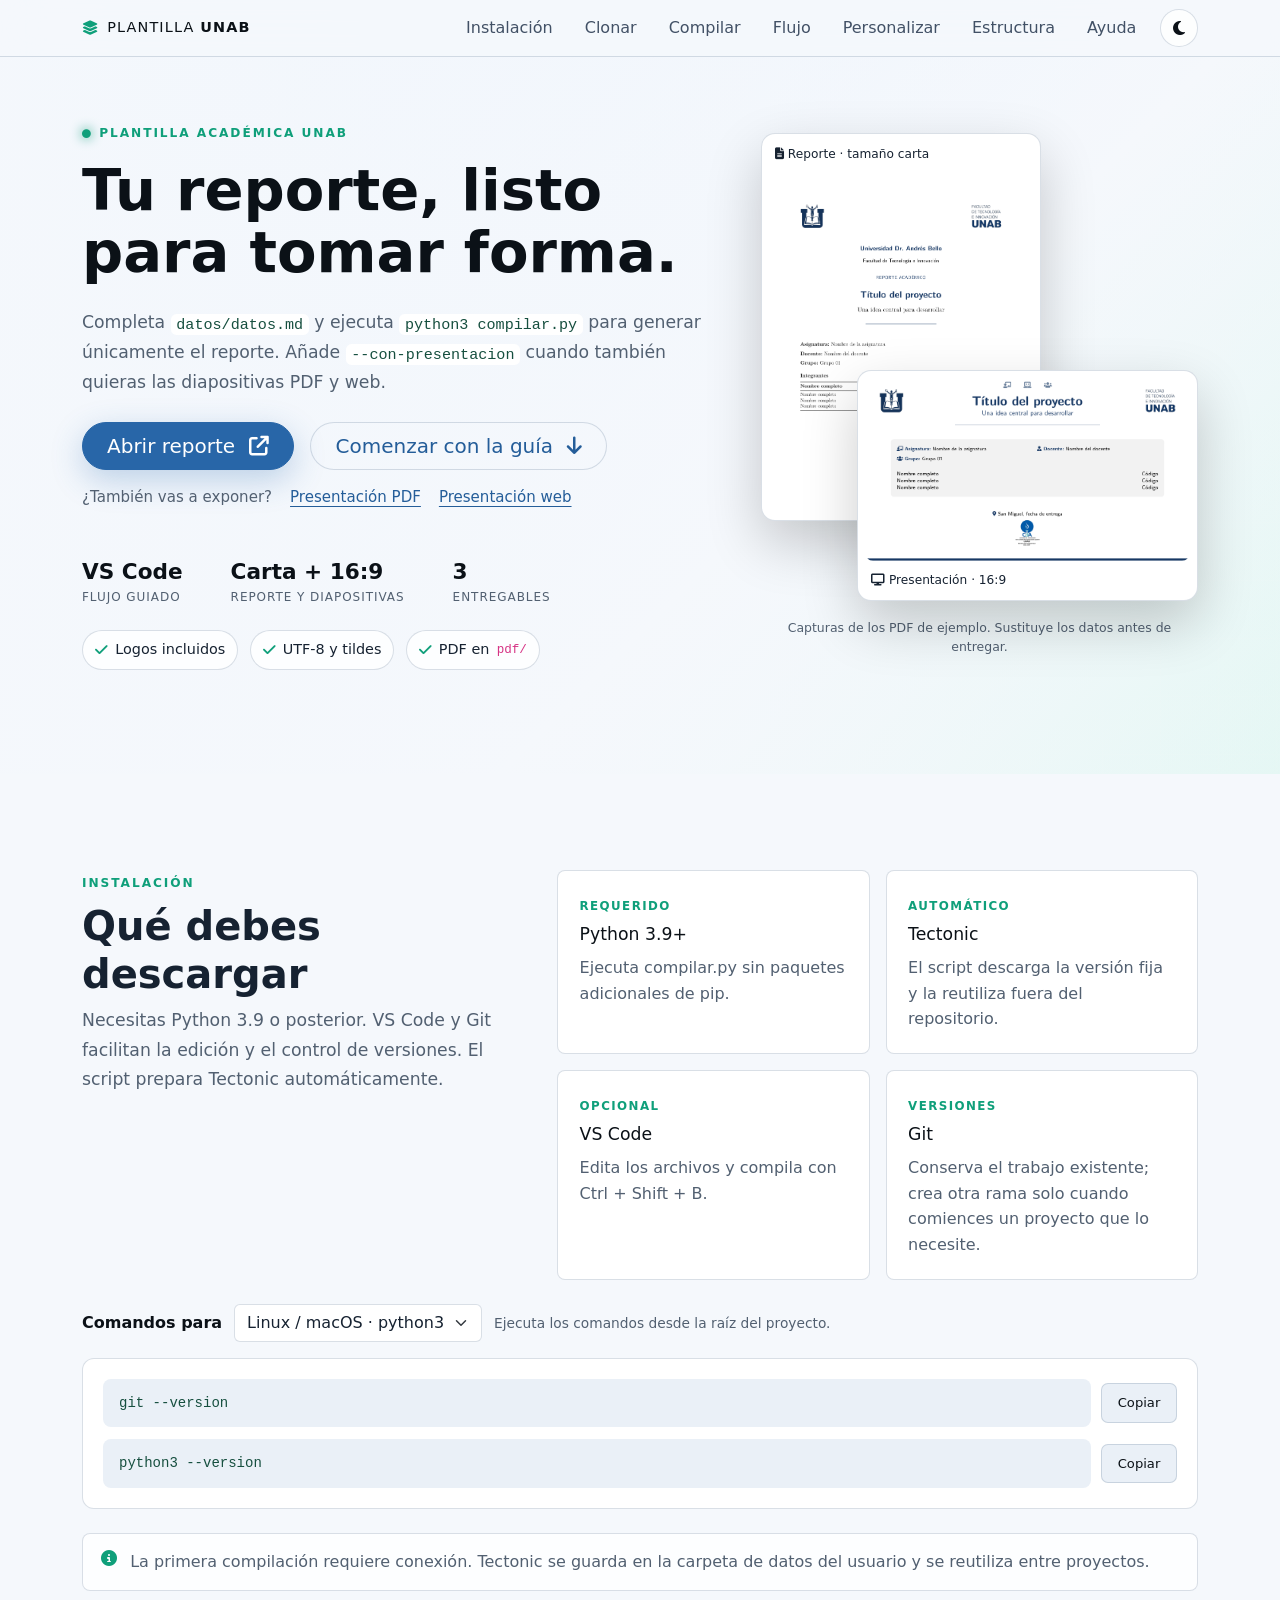
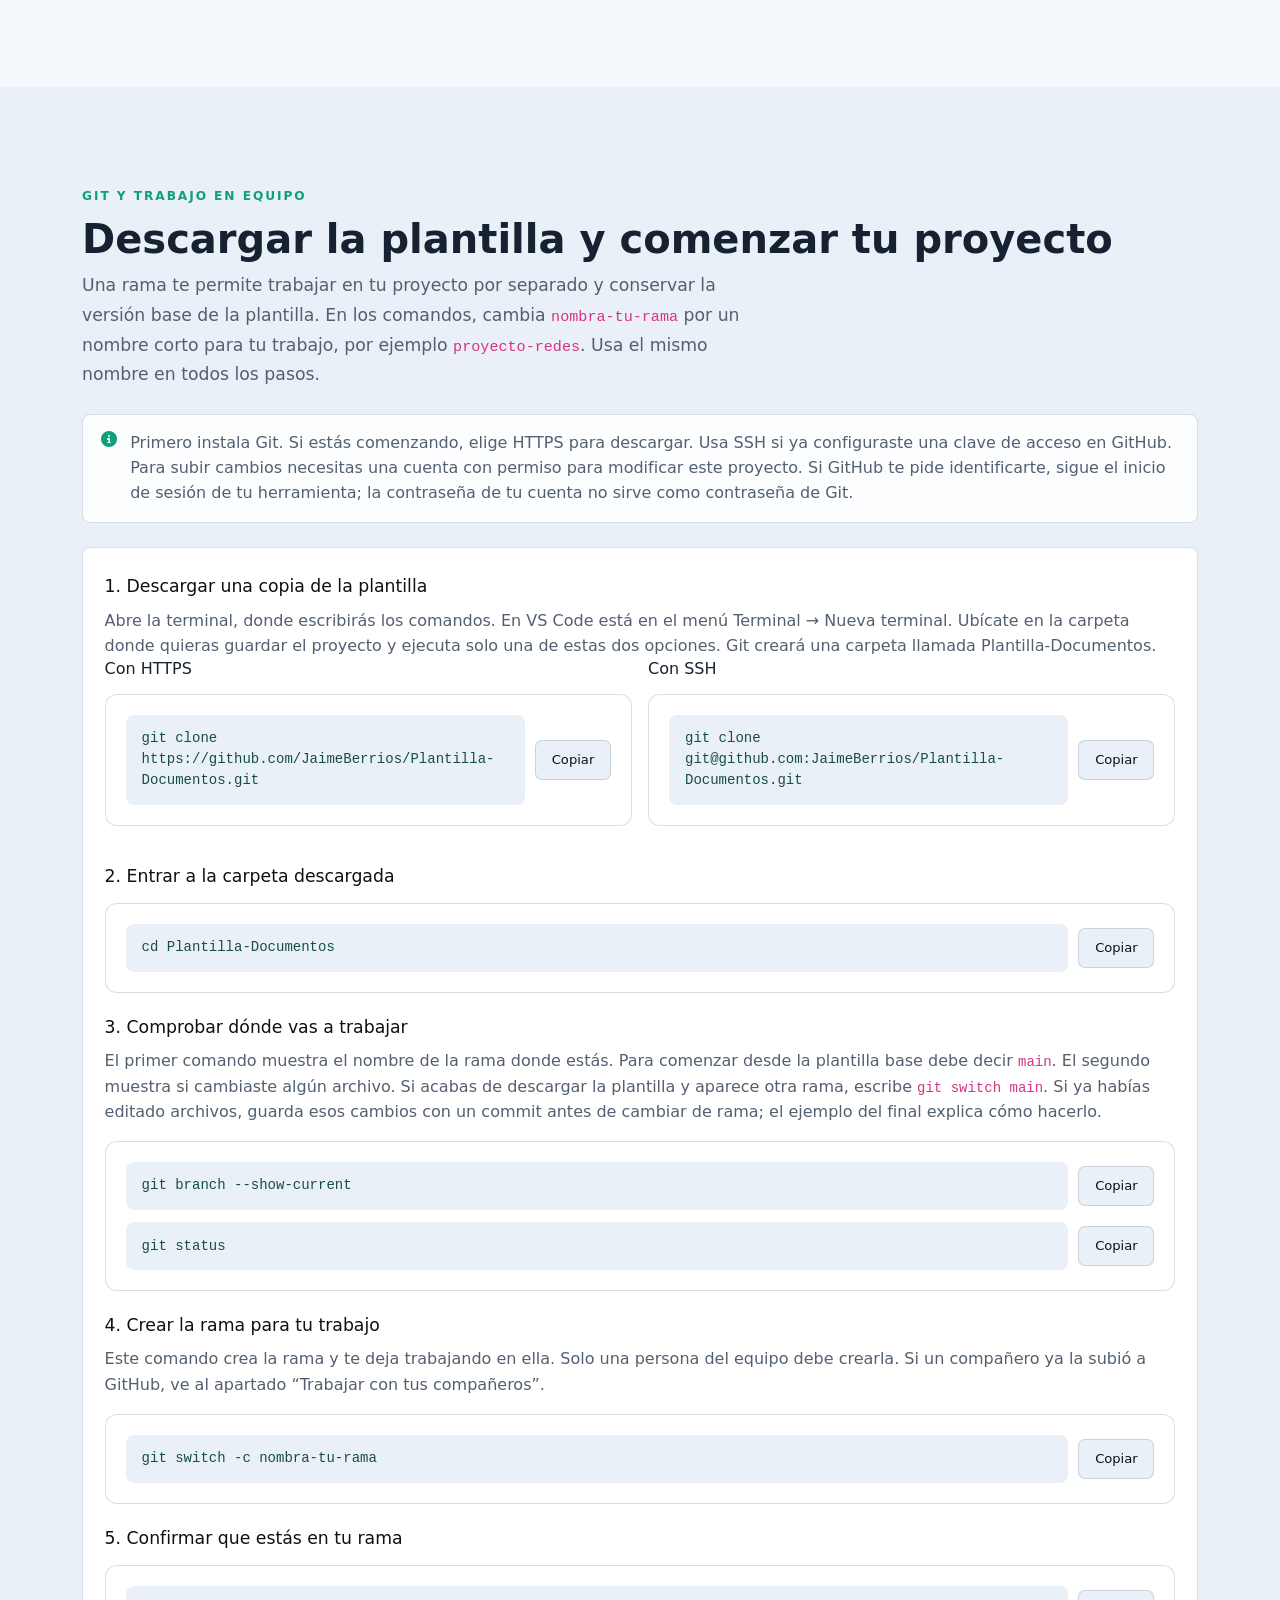
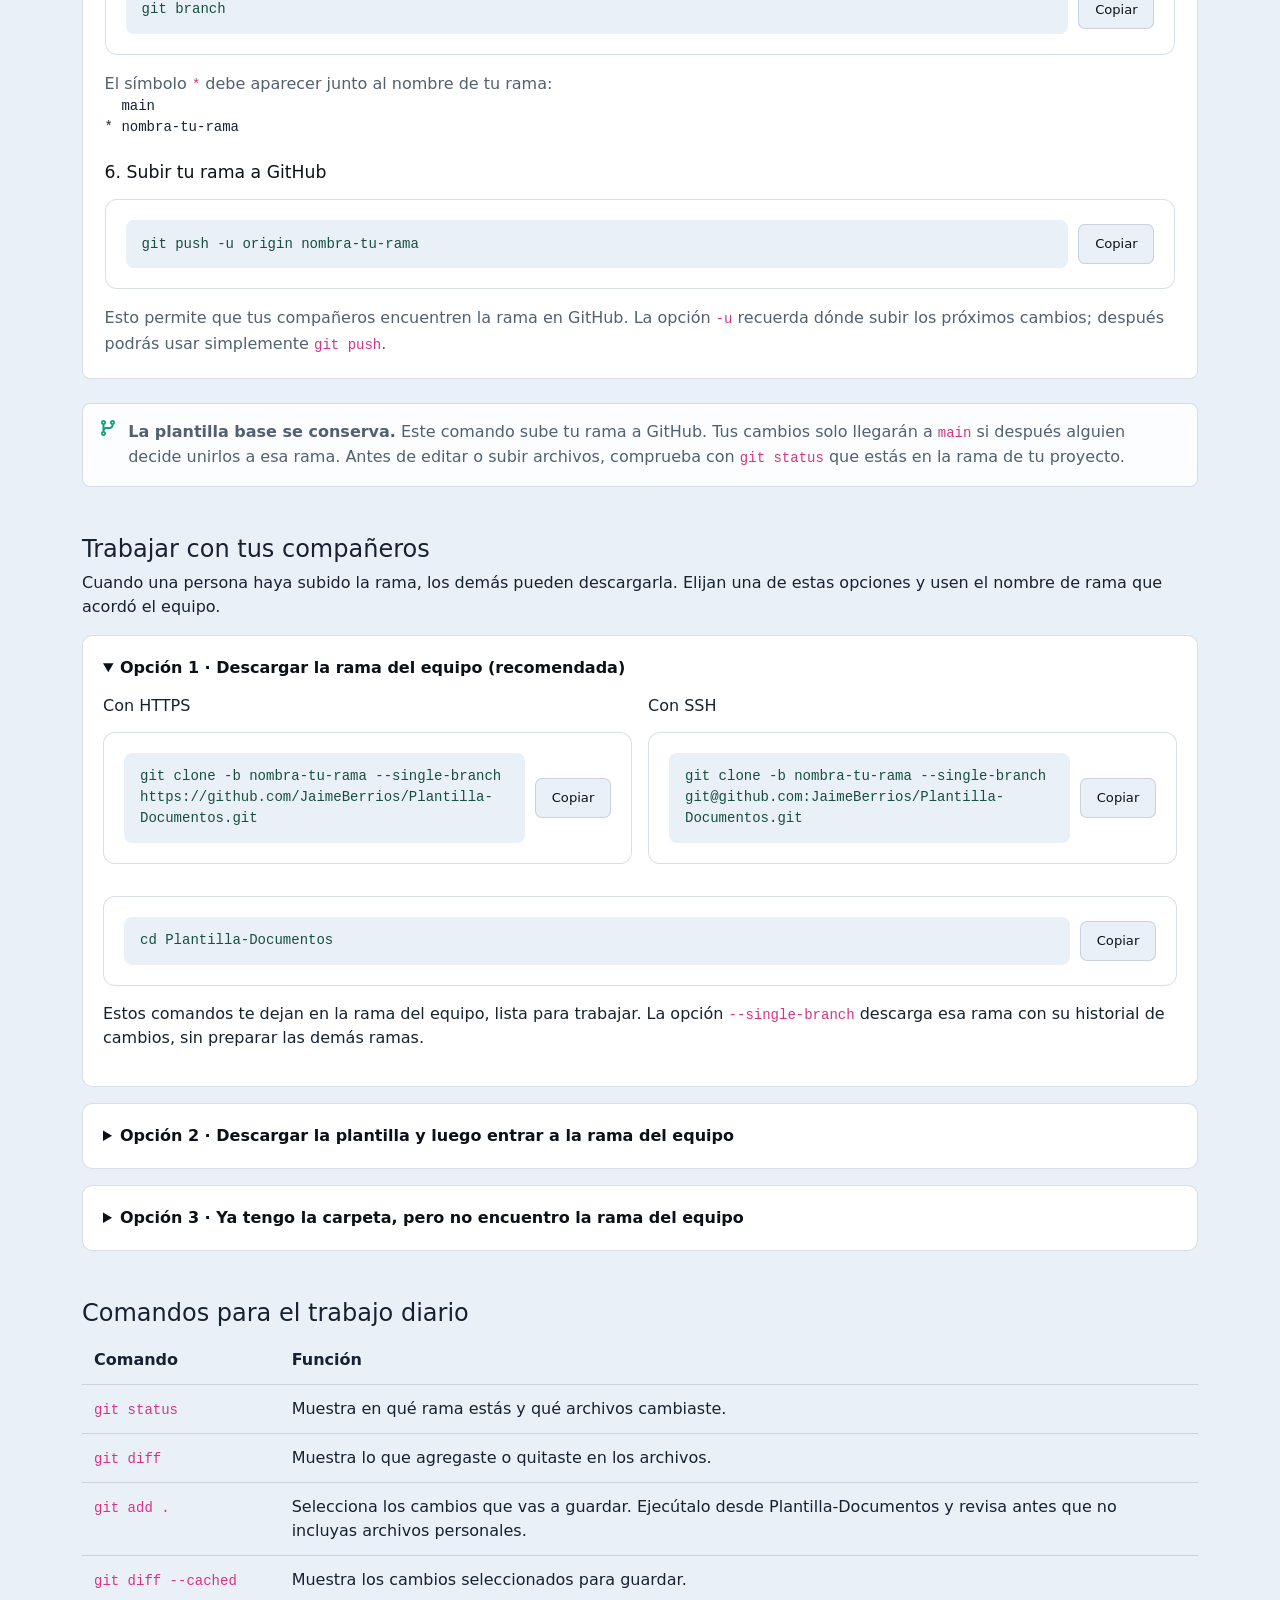
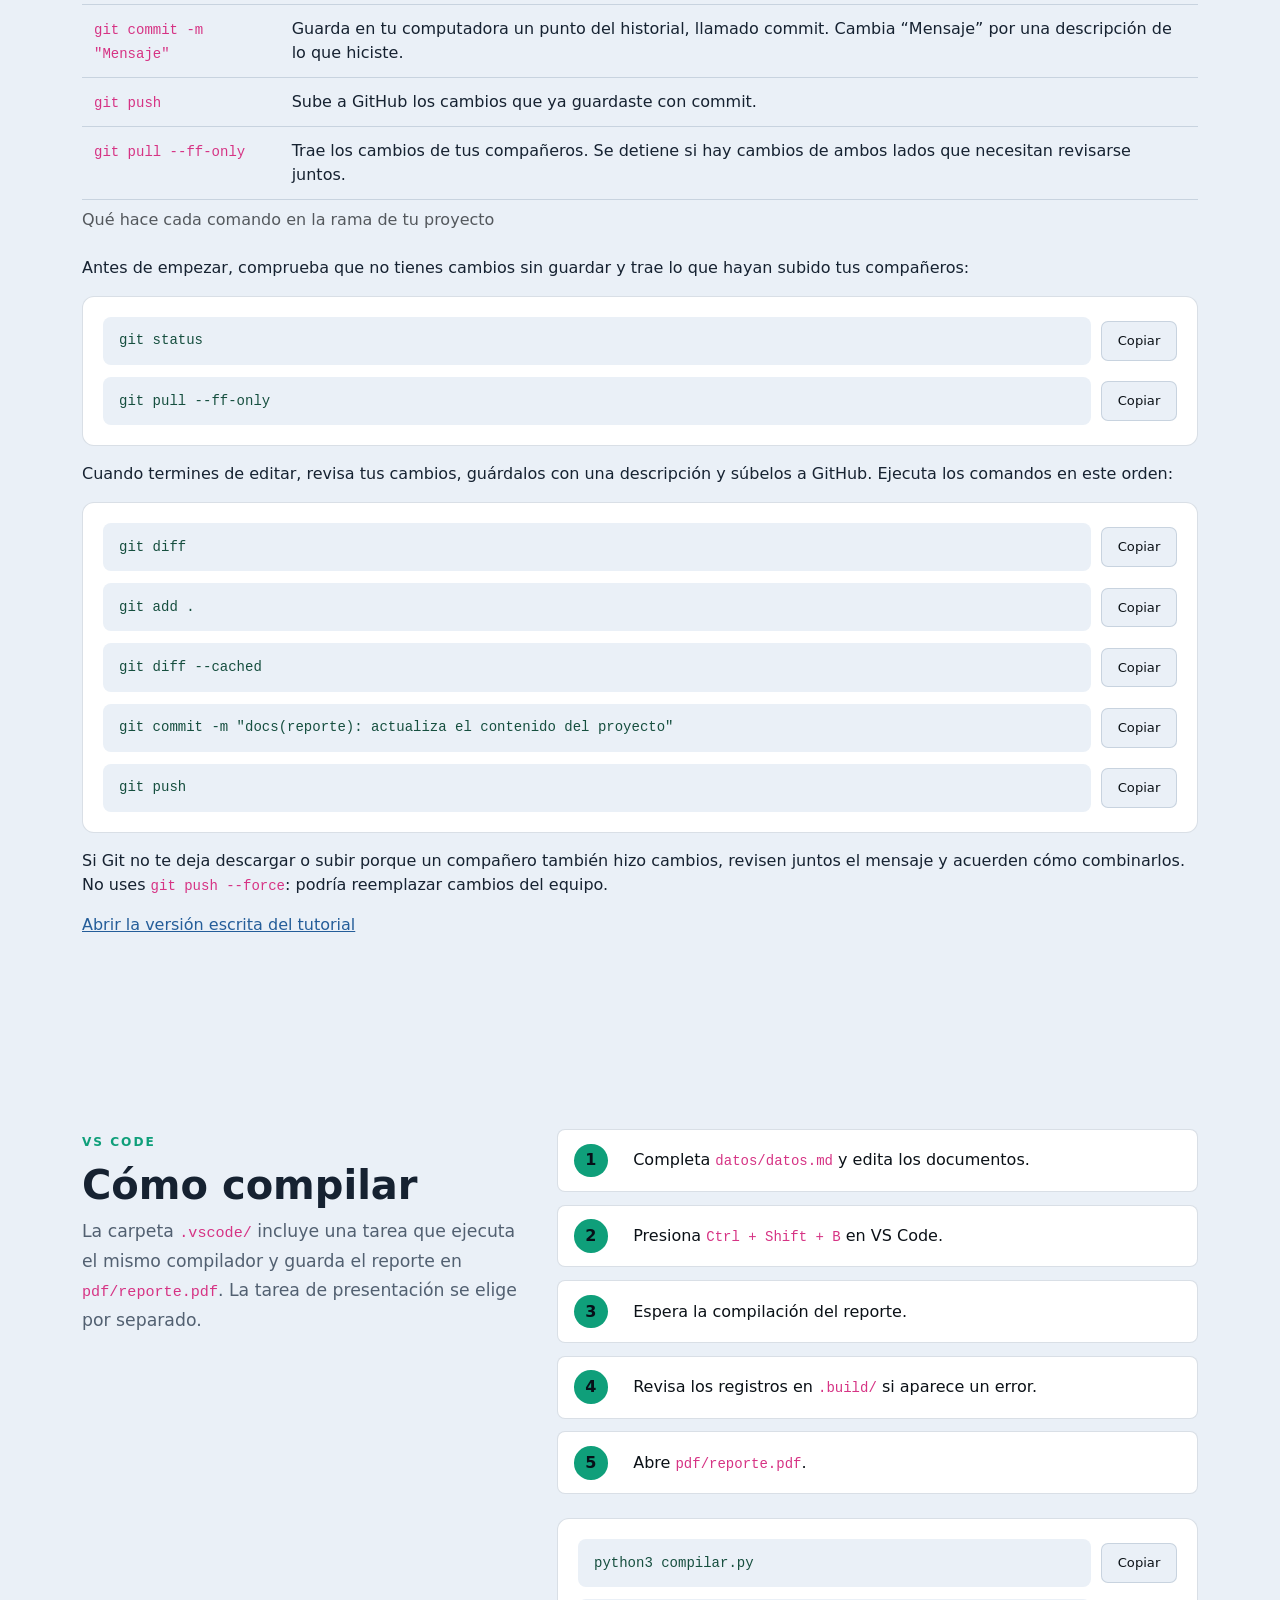
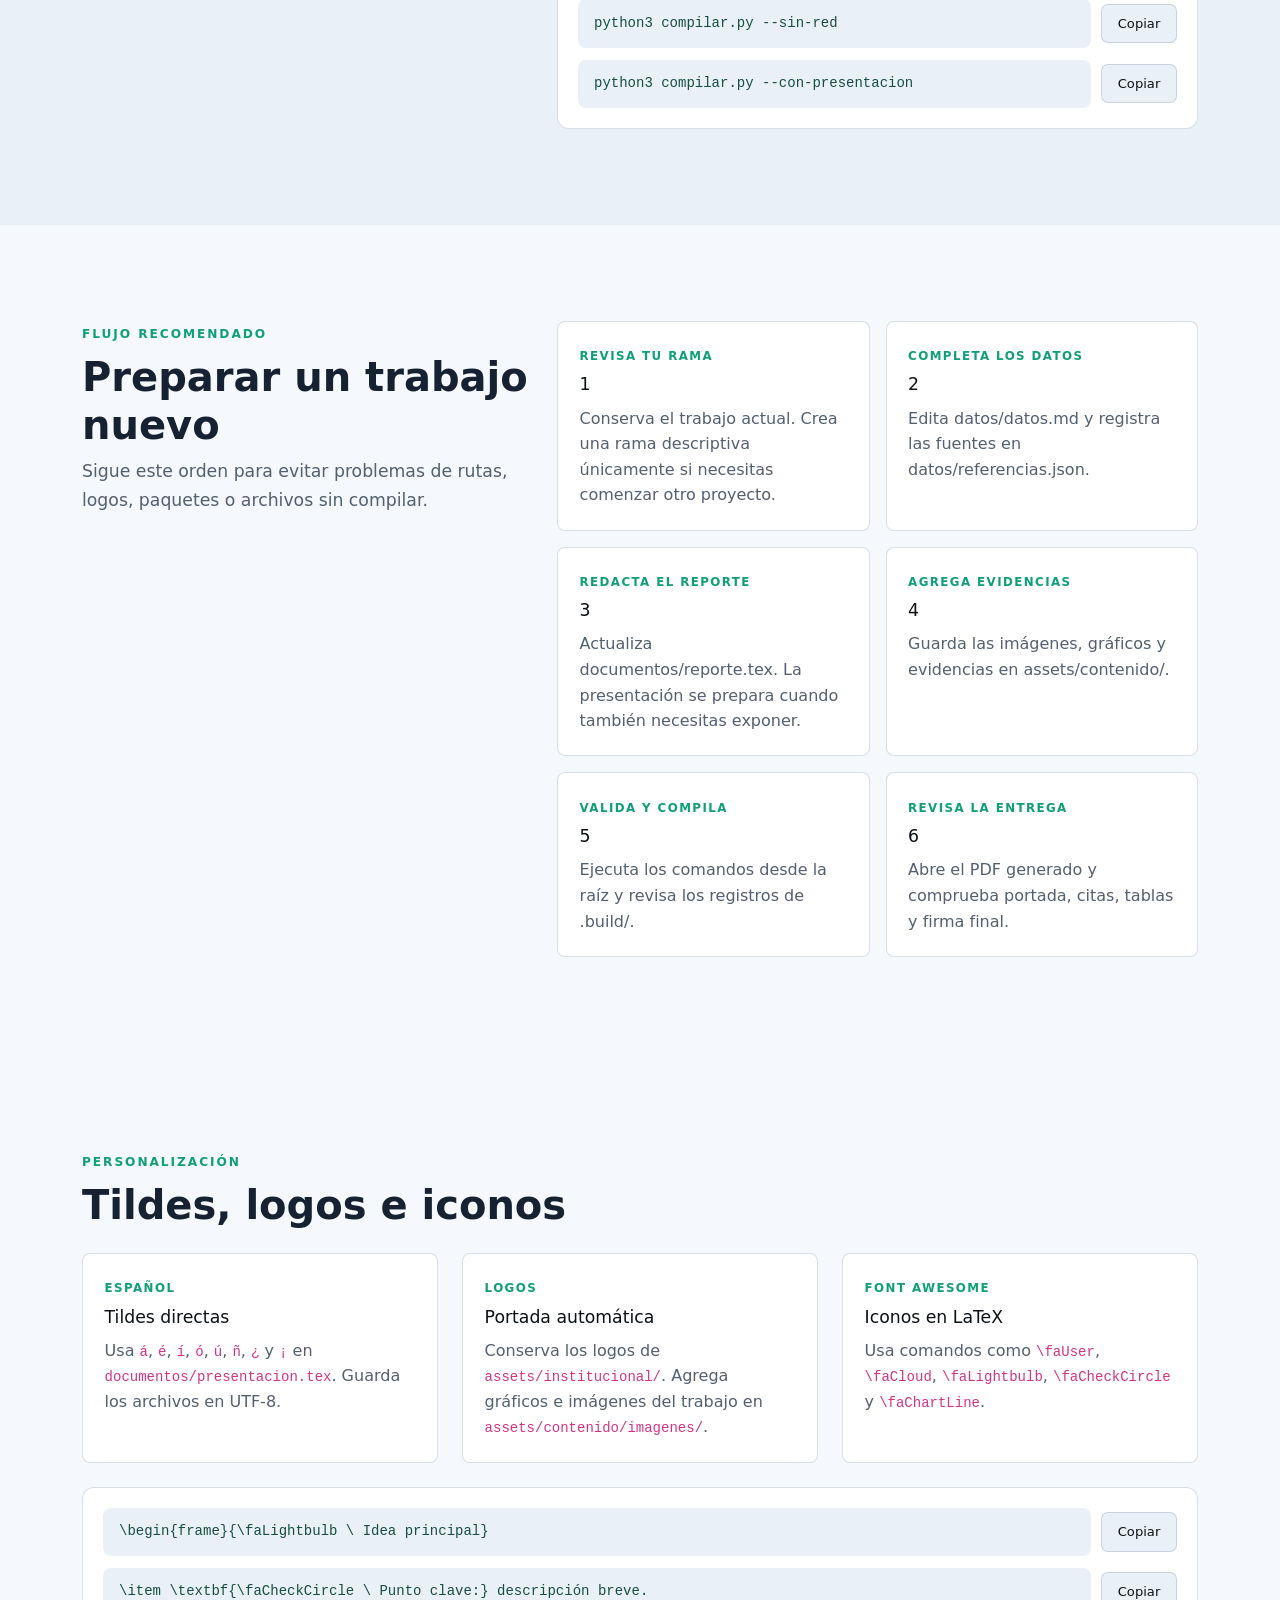
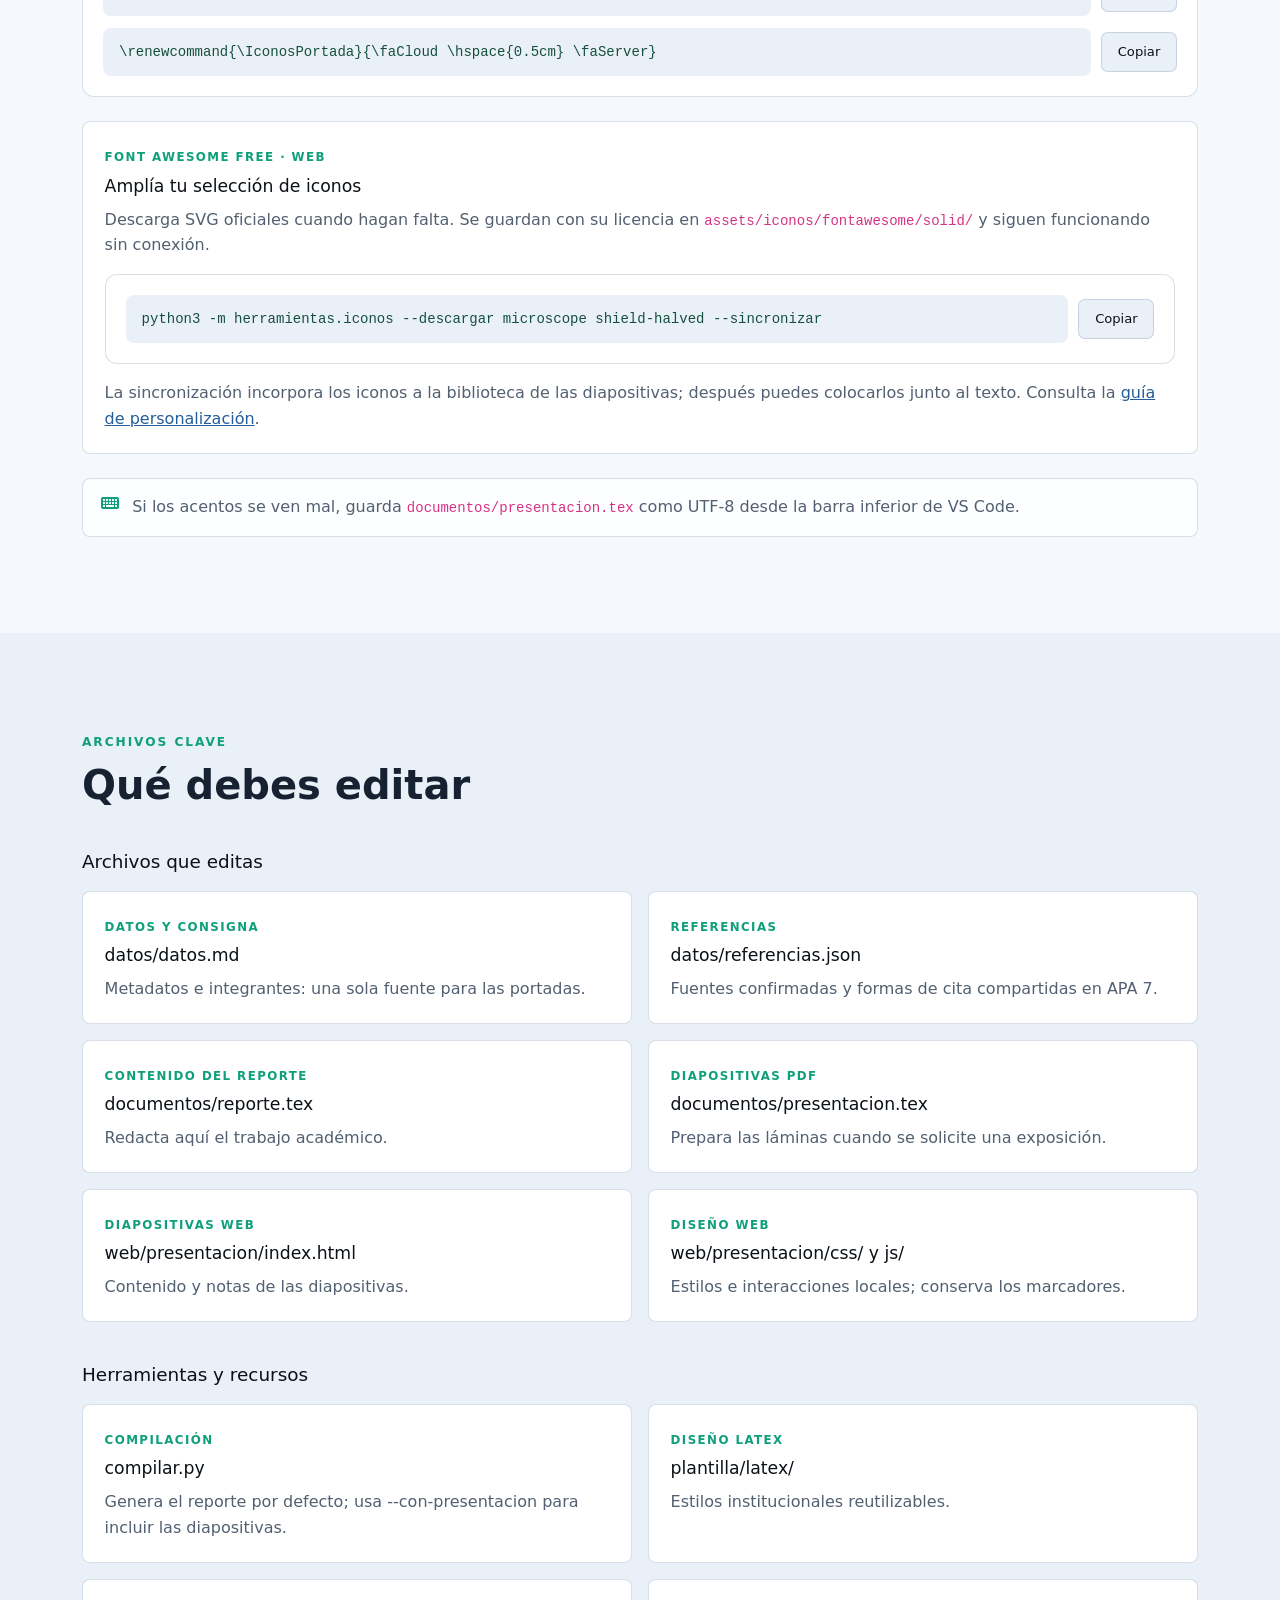
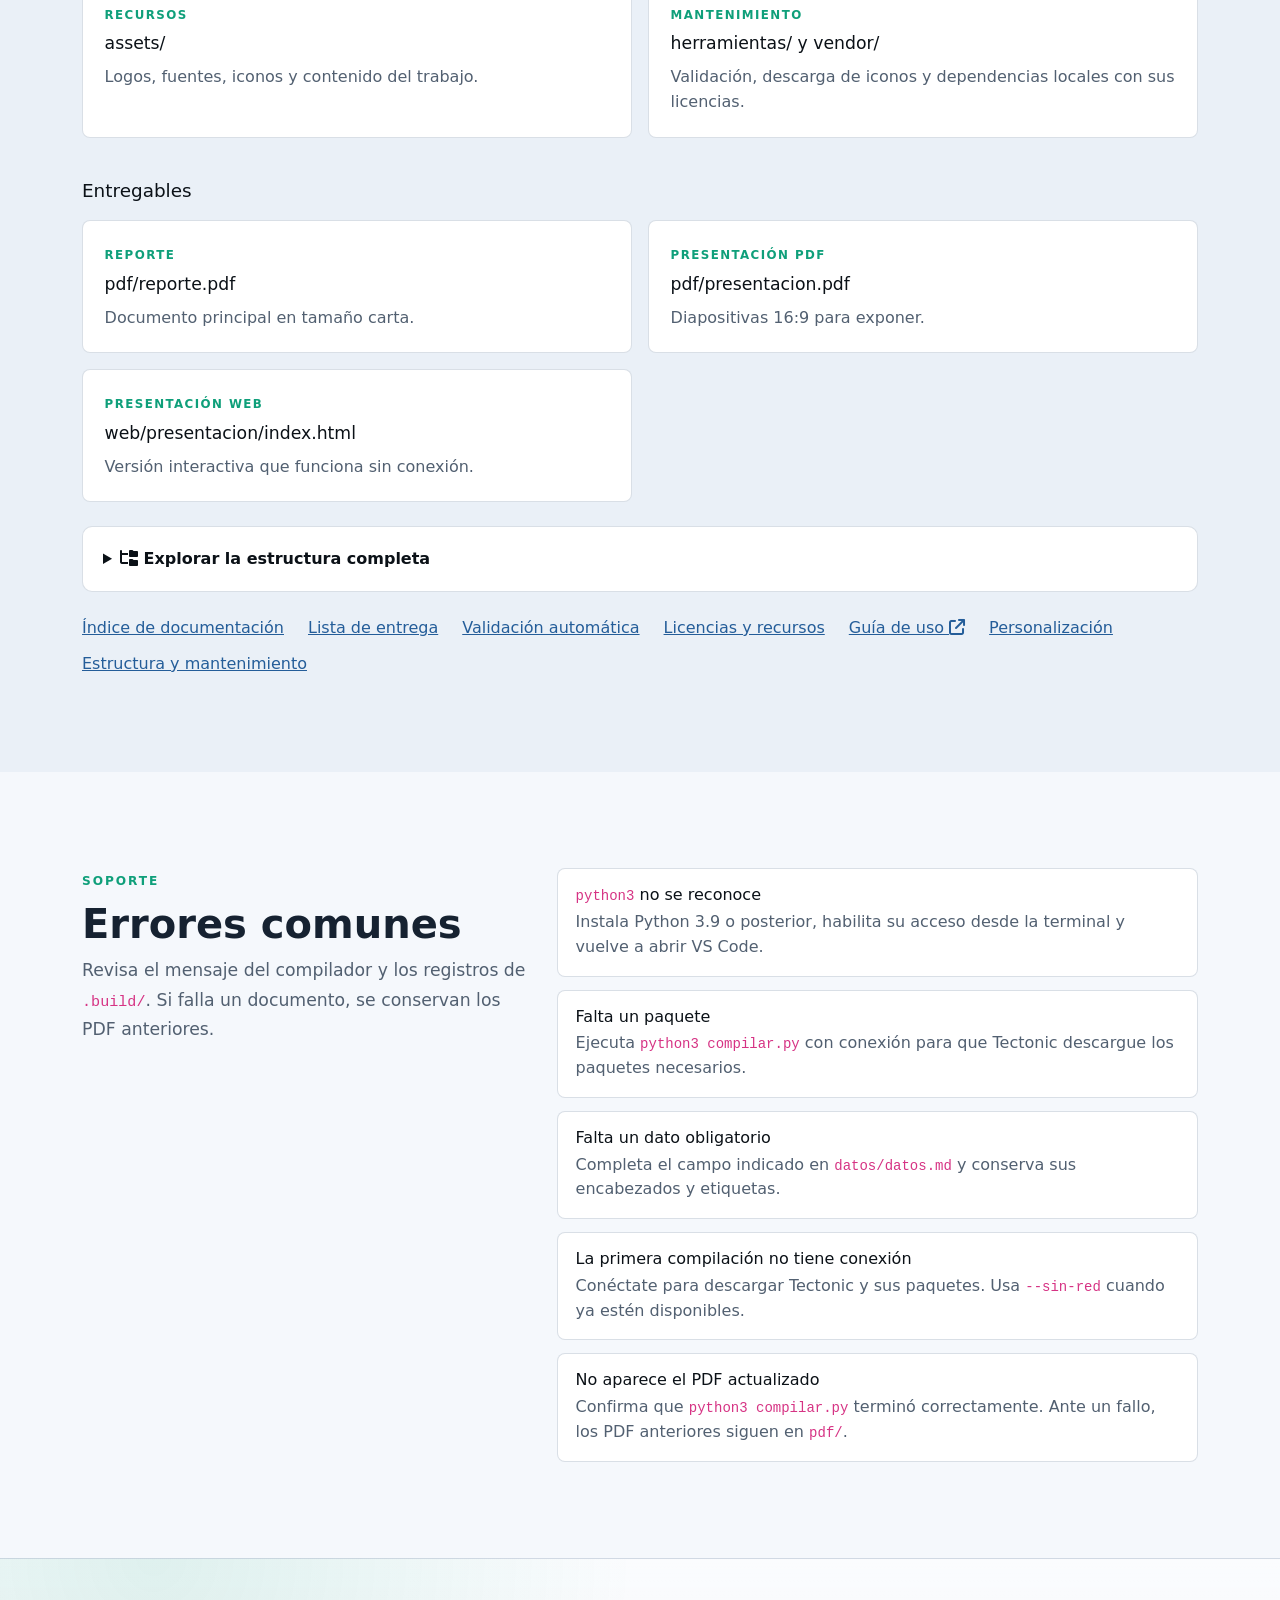
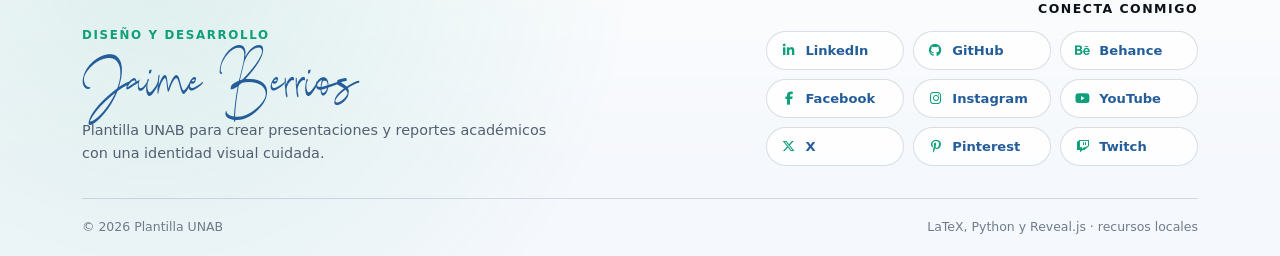
<file: index.html>
<!doctype html>
<html lang="es">
<head>
  <meta charset="utf-8">
  <meta name="viewport" content="width=device-width, initial-scale=1">
  <meta name="description" content="Plantilla académica UNAB para preparar reportes y presentaciones PDF y web, con recursos locales y guías de uso.">
  <title>Plantilla académica UNAB</title>
  <link rel="icon" type="image/png" href="assets/institucional/isotipo-blanco.png">
  <script src="web/portal/js/tema.js"></script>
  <link rel="stylesheet" href="vendor/bootstrap/css/bootstrap.min.css">
  <link rel="stylesheet" href="vendor/fontawesome/css/fontawesome.min.css">
  <link rel="stylesheet" href="vendor/fontawesome/css/solid.min.css">
  <link rel="stylesheet" href="vendor/fontawesome/css/brands.min.css">
  <link rel="stylesheet" href="web/portal/css/styles.css">
</head>
<body>
  <a class="skip-link" href="#contenido-principal">Saltar al contenido</a>
  <nav class="navbar navbar-expand-lg fixed-top">
    <div class="container">
      <a class="navbar-brand d-flex align-items-center gap-2" href="#inicio">
        <i class="fa-solid fa-layer-group" aria-hidden="true"></i>
        <span>Plantilla <strong>UNAB</strong></span>
      </a>
      <button class="navbar-toggler" type="button" data-bs-toggle="collapse"
              data-bs-target="#mainNav" aria-controls="mainNav"
              aria-expanded="false" aria-label="Abrir navegación">
        <span class="navbar-toggler-icon"></span>
      </button>
      <div class="collapse navbar-collapse" id="mainNav">
        <ul class="navbar-nav ms-auto align-items-lg-center gap-lg-3">
          <li class="nav-item"><a class="nav-link" href="#instalacion">Instalación</a></li>
          <li class="nav-item"><a class="nav-link" href="#clonar">Clonar</a></li>
          <li class="nav-item"><a class="nav-link" href="#compilar">Compilar</a></li>
          <li class="nav-item"><a class="nav-link" href="#flujo">Flujo</a></li>
          <li class="nav-item"><a class="nav-link" href="#personalizar">Personalizar</a></li>
          <li class="nav-item"><a class="nav-link" href="#estructura">Estructura</a></li>
          <li class="nav-item"><a class="nav-link" href="#errores">Ayuda</a></li>
          <li class="nav-item">
            <button id="themeToggle" class="theme-toggle" type="button" aria-label="Cambiar a modo claro" title="Cambiar tema">
              <i class="fa-solid fa-moon" aria-hidden="true"></i>
            </button>
          </li>
        </ul>
      </div>
    </div>
  </nav>

  <main id="contenido-principal" tabindex="-1">
    <header id="inicio" class="hero">
      <div class="container">
        <div class="row align-items-center g-5 hero-layout">
          <div class="col-lg-7">
            <span class="eyebrow"><i class="fa-solid fa-circle" aria-hidden="true"></i> Plantilla académica UNAB</span>
            <h1 class="display-3 fw-bold mt-3">Tu reporte, listo para tomar forma.</h1>
            <p class="hero-copy mt-4 mb-4">
              Completa <code>datos/datos.md</code> y ejecuta <code>python compilar.py</code> para generar únicamente el reporte. Añade <code>--con-presentacion</code> cuando también quieras las diapositivas PDF y web.
            </p>
            <div class="d-flex flex-wrap gap-3">
              <a class="btn btn-primary btn-lg rounded-pill px-4" href="pdf/reporte.pdf" target="_blank" rel="noopener">Abrir reporte <i class="fa-solid fa-arrow-up-right-from-square ms-2" aria-hidden="true"></i></a>
              <a class="btn btn-ghost btn-lg rounded-pill px-4" href="#instalacion">Comenzar con la guía <i class="fa-solid fa-arrow-down ms-2" aria-hidden="true"></i></a>
            </div>
            <div class="entregables-secundarios mt-3" aria-label="Presentaciones opcionales">
              <span>¿También vas a exponer?</span>
              <a href="pdf/presentacion.pdf" target="_blank" rel="noopener">Presentación PDF</a>
              <a href="web/presentacion/index.html" target="_blank" rel="noopener">Presentación web</a>
            </div>
            <div class="hero-stats d-flex flex-wrap gap-4 gap-md-5 mt-5">
              <div><strong>VS Code</strong><span>Flujo guiado</span></div>
              <div><strong>Carta + 16:9</strong><span>Reporte y diapositivas</span></div>
              <div><strong>3</strong><span>Entregables</span></div>
            </div>
            <div class="quick-check mt-4">
              <span><i class="fa-solid fa-check" aria-hidden="true"></i> Logos incluidos</span>
              <span><i class="fa-solid fa-check" aria-hidden="true"></i> UTF-8 y tildes</span>
              <span><i class="fa-solid fa-check" aria-hidden="true"></i> PDF en <code>pdf/</code></span>
            </div>
          </div>
          <div class="col-lg-5">
            <div class="vistas-previas" aria-label="Vistas previas reales de la plantilla">
              <figure class="preview-reporte">
                <a href="pdf/reporte.pdf" target="_blank" rel="noopener"><img src="assets/contenido/vistas-previas/reporte.png" width="657" height="850" alt="Portada del reporte: logos UNAB, título y tabla de integrantes de ejemplo." fetchpriority="high"></a>
                <figcaption><i class="fa-solid fa-file-lines" aria-hidden="true"></i> Reporte · tamaño carta</figcaption>
              </figure>
              <figure class="preview-presentacion">
                <a href="pdf/presentacion.pdf" target="_blank" rel="noopener"><img src="assets/contenido/vistas-previas/presentacion.png" width="850" height="479" alt="Portada de la presentación PDF con identidad UNAB y datos de ejemplo."></a>
                <figcaption><i class="fa-solid fa-display" aria-hidden="true"></i> Presentación · 16:9</figcaption>
              </figure>
            </div>
            <p class="preview-nota">Capturas de los PDF de ejemplo. Sustituye los datos antes de entregar.</p>
          </div>
        </div>
      </div>
    </header>

    <section id="instalacion" class="section-block py-5">
      <div class="container py-5">
        <div class="row g-4 align-items-start mb-4">
          <div class="col-lg-5">
            <span class="section-kicker">Instalación</span>
            <h2 class="display-6 fw-bold mt-2">Qué debes descargar</h2>
            <p class="section-copy">
              Necesitas Python 3.9 o posterior. VS Code y Git facilitan la edición y el control de versiones. El script prepara Tectonic automáticamente.
            </p>
          </div>
          <div class="col-lg-7">
            <div id="installGrid" class="row g-3"></div>
          </div>
        </div>
        <div class="sistema-selector mb-3">
          <label for="commandSystem">Comandos para</label>
          <select id="commandSystem" class="form-select"><option value="unix">Linux / macOS · python3</option><option value="windows">Windows · python</option></select>
          <span>Ejecuta los comandos desde la raíz del proyecto.</span>
        </div>
        <div class="code-panel">
          <code>git --version</code>
          <code>python --version</code>
        </div>
        <div class="note-panel mt-4">
          <i class="fa-solid fa-circle-info" aria-hidden="true"></i>
          <p>La primera compilación requiere conexión. Tectonic se guarda en la carpeta de datos del usuario y se reutiliza entre proyectos.</p>
        </div>
      </div>
    </section>

    <section id="clonar" class="section-block section-alt py-5">
      <div class="container py-5">
        <span class="section-kicker">Git y trabajo en equipo</span>
        <h2 class="display-6 fw-bold mt-2">Descargar la plantilla y comenzar tu proyecto</h2>
        <p class="section-copy">Una rama te permite trabajar en tu proyecto por separado y conservar la versión base de la plantilla. En los comandos, cambia <code>nombra-tu-rama</code> por un nombre corto para tu trabajo, por ejemplo <code>proyecto-redes</code>. Usa el mismo nombre en todos los pasos.</p>
        <div class="note-panel my-4"><i class="fa-solid fa-circle-info" aria-hidden="true"></i><p>Primero instala Git. Si estás comenzando, elige HTTPS para descargar. Usa SSH si ya configuraste una clave de acceso en GitHub. Para subir cambios necesitas una cuenta con permiso para modificar este proyecto. Si GitHub te pide identificarte, sigue el inicio de sesión de tu herramienta; la contraseña de tu cuenta no sirve como contraseña de Git.</p></div>
        <article class="info-card mb-4">
          <h3>1. Descargar una copia de la plantilla</h3>
          <p>Abre la terminal, donde escribirás los comandos. En VS Code está en el menú Terminal → Nueva terminal. Ubícate en la carpeta donde quieras guardar el proyecto y ejecuta solo una de estas dos opciones. Git creará una carpeta llamada Plantilla-Documentos.</p>
<div class="row g-3"><div class="col-lg-6"><h4 class="h6">Con HTTPS</h4><div class="code-panel my-3"><code>git clone https://github.com/JaimeBerrios/Plantilla-Documentos.git</code></div></div><div class="col-lg-6"><h4 class="h6">Con SSH</h4><div class="code-panel my-3"><code>git clone git@github.com:JaimeBerrios/Plantilla-Documentos.git</code></div></div></div>
          <h3 class="mt-4">2. Entrar a la carpeta descargada</h3>
<div class="code-panel my-3"><code>cd Plantilla-Documentos</code></div>
          <h3 class="mt-4">3. Comprobar dónde vas a trabajar</h3>
          <p>El primer comando muestra el nombre de la rama donde estás. Para comenzar desde la plantilla base debe decir <code>main</code>. El segundo muestra si cambiaste algún archivo. Si acabas de descargar la plantilla y aparece otra rama, escribe <code>git switch main</code>. Si ya habías editado archivos, guarda esos cambios con un commit antes de cambiar de rama; el ejemplo del final explica cómo hacerlo.</p>
<div class="code-panel my-3"><code>git branch --show-current</code><code>git status</code></div>
          <h3 class="mt-4">4. Crear la rama para tu trabajo</h3>
          <p>Este comando crea la rama y te deja trabajando en ella. Solo una persona del equipo debe crearla. Si un compañero ya la subió a GitHub, ve al apartado “Trabajar con tus compañeros”.</p>
<div class="code-panel my-3"><code>git switch -c nombra-tu-rama</code></div>
          <h3 class="mt-4">5. Confirmar que estás en tu rama</h3>
<div class="code-panel my-3"><code>git branch</code></div>
          <p>El símbolo <code>*</code> debe aparecer junto al nombre de tu rama:</p>
          <pre class="mb-0">  main
* nombra-tu-rama</pre>
          <h3 class="mt-4">6. Subir tu rama a GitHub</h3>
<div class="code-panel my-3"><code>git push -u origin nombra-tu-rama</code></div>
          <p>Esto permite que tus compañeros encuentren la rama en GitHub. La opción <code>-u</code> recuerda dónde subir los próximos cambios; después podrás usar simplemente <code>git push</code>.</p>
        </article>
        <div class="note-panel mb-4"><i class="fa-solid fa-code-branch" aria-hidden="true"></i><p><strong>La plantilla base se conserva.</strong> Este comando sube tu rama a GitHub. Tus cambios solo llegarán a <code>main</code> si después alguien decide unirlos a esa rama. Antes de editar o subir archivos, comprueba con <code>git status</code> que estás en la rama de tu proyecto.</p></div>
        <h3 class="h4 mt-5">Trabajar con tus compañeros</h3>
        <p>Cuando una persona haya subido la rama, los demás pueden descargarla. Elijan una de estas opciones y usen el nombre de rama que acordó el equipo.</p>
        <details class="arbol-carpetas mt-3" open>
          <summary>Opción 1 · Descargar la rama del equipo (recomendada)</summary>
          <div class="mt-3"><div class="row g-3"><div class="col-lg-6"><h4 class="h6">Con HTTPS</h4><div class="code-panel my-3"><code>git clone -b nombra-tu-rama --single-branch https://github.com/JaimeBerrios/Plantilla-Documentos.git</code></div></div><div class="col-lg-6"><h4 class="h6">Con SSH</h4><div class="code-panel my-3"><code>git clone -b nombra-tu-rama --single-branch git@github.com:JaimeBerrios/Plantilla-Documentos.git</code></div></div></div><div class="code-panel my-3"><code>cd Plantilla-Documentos</code></div><p>Estos comandos te dejan en la rama del equipo, lista para trabajar. La opción <code>--single-branch</code> descarga esa rama con su historial de cambios, sin preparar las demás ramas.</p></div>
        </details>
        <details class="arbol-carpetas mt-3">
          <summary>Opción 2 · Descargar la plantilla y luego entrar a la rama del equipo</summary>
          <div class="mt-3"><div class="row g-3"><div class="col-lg-6"><h4 class="h6">Con HTTPS</h4><div class="code-panel my-3"><code>git clone https://github.com/JaimeBerrios/Plantilla-Documentos.git</code></div></div><div class="col-lg-6"><h4 class="h6">Con SSH</h4><div class="code-panel my-3"><code>git clone git@github.com:JaimeBerrios/Plantilla-Documentos.git</code></div></div></div><div class="code-panel my-3"><code>cd Plantilla-Documentos</code><code>git switch nombra-tu-rama</code></div></div>
        </details>
        <details class="arbol-carpetas mt-3">
          <summary>Opción 3 · Ya tengo la carpeta, pero no encuentro la rama del equipo</summary>
          <div class="mt-3"><p>Abre la terminal dentro de Plantilla-Documentos. El primer comando consulta las ramas que hay en GitHub. El segundo prepara la rama del equipo en tu computadora y te deja dentro de ella. Sirve tanto con HTTPS como con SSH.</p><div class="code-panel my-3"><code>git fetch origin</code><code>git switch -c nombra-tu-rama --track origin/nombra-tu-rama</code></div><p>Si ya tienes esa rama en tu computadora, basta con <code>git switch nombra-tu-rama</code>. Si descargaste otra rama usando <code>--single-branch</code>, ejecuta primero el siguiente comando y después los dos anteriores:</p><div class="code-panel my-3"><code>git remote set-branches --add origin nombra-tu-rama</code></div></div>
        </details>
        <h3 class="h4 mt-5">Comandos para el trabajo diario</h3>
        <div class="table-responsive"><table class="table">
          <caption>Qué hace cada comando en la rama de tu proyecto</caption>
          <thead><tr><th scope="col">Comando</th><th scope="col">Función</th></tr></thead>
          <tbody>
            <tr><td><code>git status</code></td><td>Muestra en qué rama estás y qué archivos cambiaste.</td></tr>
            <tr><td><code>git diff</code></td><td>Muestra lo que agregaste o quitaste en los archivos.</td></tr>
            <tr><td><code>git add .</code></td><td>Selecciona los cambios que vas a guardar. Ejecútalo desde Plantilla-Documentos y revisa antes que no incluyas archivos personales.</td></tr>
            <tr><td><code>git diff --cached</code></td><td>Muestra los cambios seleccionados para guardar.</td></tr>
            <tr><td><code>git commit -m "Mensaje"</code></td><td>Guarda en tu computadora un punto del historial, llamado commit. Cambia “Mensaje” por una descripción de lo que hiciste.</td></tr>
            <tr><td><code>git push</code></td><td>Sube a GitHub los cambios que ya guardaste con commit.</td></tr>
            <tr><td><code>git pull --ff-only</code></td><td>Trae los cambios de tus compañeros. Se detiene si hay cambios de ambos lados que necesitan revisarse juntos.</td></tr>
          </tbody>
        </table></div>
        <p>Antes de empezar, comprueba que no tienes cambios sin guardar y trae lo que hayan subido tus compañeros:</p>
<div class="code-panel my-3"><code>git status</code><code>git pull --ff-only</code></div>
        <p>Cuando termines de editar, revisa tus cambios, guárdalos con una descripción y súbelos a GitHub. Ejecuta los comandos en este orden:</p>
<div class="code-panel my-3"><code>git diff</code><code>git add .</code><code>git diff --cached</code><code>git commit -m &quot;docs(reporte): actualiza el contenido del proyecto&quot;</code><code>git push</code></div>
        <p>Si Git no te deja descargar o subir porque un compañero también hizo cambios, revisen juntos el mensaje y acuerden cómo combinarlos. No uses <code>git push --force</code>: podría reemplazar cambios del equipo.</p>
        <a href="docs/uso/clonacion-y-ramas.md">Abrir la versión escrita del tutorial</a>
      </div>
    </section>

    <section id="compilar" class="section-block section-alt py-5">
      <div class="container py-5">
        <div class="row g-4 align-items-start">
          <div class="col-lg-5">
            <span class="section-kicker">VS Code</span>
            <h2 class="display-6 fw-bold mt-2">Cómo compilar</h2>
            <p class="section-copy">
              La carpeta <code>.vscode/</code> incluye una tarea que ejecuta el mismo compilador y guarda el reporte en <code>pdf/reporte.pdf</code>. La tarea de presentación se elige por separado.
            </p>
          </div>
          <div class="col-lg-7">
            <div class="steps-list">
              <div><strong>1</strong><span>Completa <code>datos/datos.md</code> y edita los documentos.</span></div>
              <div><strong>2</strong><span>Presiona <code>Ctrl + Shift + B</code> en VS Code.</span></div>
              <div><strong>3</strong><span>Espera la compilación del reporte.</span></div>
              <div><strong>4</strong><span>Revisa los registros en <code>.build/</code> si aparece un error.</span></div>
              <div><strong>5</strong><span>Abre <code>pdf/reporte.pdf</code>.</span></div>
            </div>
            <div class="code-panel mt-4">
              <code>python compilar.py</code>
              <code>python compilar.py --sin-red</code>
              <code>python compilar.py --con-presentacion</code>
            </div>
          </div>
        </div>
      </div>
    </section>

    <section id="flujo" class="section-block py-5">
      <div class="container py-5">
        <div class="row g-4 align-items-start">
          <div class="col-lg-5">
            <span class="section-kicker">Flujo recomendado</span>
            <h2 class="display-6 fw-bold mt-2">Preparar un trabajo nuevo</h2>
            <p class="section-copy">
              Sigue este orden para evitar problemas de rutas, logos, paquetes o archivos sin compilar.
            </p>
          </div>
          <div class="col-lg-7">
            <div id="workflowGrid" class="row g-3"></div>
          </div>
        </div>
      </div>
    </section>

    <section id="personalizar" class="section-block py-5">
      <div class="container py-5">
        <span class="section-kicker">Personalización</span>
        <h2 class="display-6 fw-bold mt-2 mb-4">Tildes, logos e iconos</h2>
        <div class="row g-4">
          <div class="col-lg-4">
            <article class="info-card">
              <span>Español</span>
              <h3>Tildes directas</h3>
              <p>Usa <code>á</code>, <code>é</code>, <code>í</code>, <code>ó</code>, <code>ú</code>, <code>ñ</code>, <code>¿</code> y <code>¡</code> en <code>documentos/presentacion.tex</code>. Guarda los archivos en UTF-8.</p>
            </article>
          </div>
          <div class="col-lg-4">
            <article class="info-card">
              <span>Logos</span>
              <h3>Portada automática</h3>
              <p>Conserva los logos de <code>assets/institucional/</code>. Agrega gráficos e imágenes del trabajo en <code>assets/contenido/imagenes/</code>.</p>
            </article>
          </div>
          <div class="col-lg-4">
            <article class="info-card">
              <span>Font Awesome</span>
              <h3>Iconos en LaTeX</h3>
              <p>Usa comandos como <code>\faUser</code>, <code>\faCloud</code>, <code>\faLightbulb</code>, <code>\faCheckCircle</code> y <code>\faChartLine</code>.</p>
            </article>
          </div>
        </div>
        <div class="code-panel mt-4">
          <code>\begin{frame}{\faLightbulb \ Idea principal}</code>
          <code>\item \textbf{\faCheckCircle \ Punto clave:} descripción breve.</code>
          <code>\renewcommand{\IconosPortada}{\faCloud \hspace{0.5cm} \faServer}</code>
        </div>
        <article class="iconos-web mt-4 info-card">
          <span>Font Awesome Free · web</span>
          <h3 class="mt-2">Amplía tu selección de iconos</h3>
          <p>Descarga SVG oficiales cuando hagan falta. Se guardan con su licencia en <code>assets/iconos/fontawesome/solid/</code> y siguen funcionando sin conexión.</p>
          <div class="code-panel mt-3"><code>python -m herramientas.iconos --descargar microscope shield-halved --sincronizar</code></div>
          <p class="mt-3">La sincronización incorpora los iconos a la biblioteca de las diapositivas; después puedes colocarlos junto al texto. Consulta la <a href="docs/uso/personalizacion.md">guía de personalización</a>.</p>
        </article>
        <div class="note-panel mt-4">
          <i class="fa-solid fa-keyboard" aria-hidden="true"></i>
          <p>Si los acentos se ven mal, guarda <code>documentos/presentacion.tex</code> como UTF-8 desde la barra inferior de VS Code.</p>
        </div>
      </div>
    </section>

    <section id="estructura" class="section-block section-alt py-5">
      <div class="container py-5">
        <span class="section-kicker">Archivos clave</span>
        <h2 class="display-6 fw-bold mt-2 mb-4">Qué debes editar</h2>
        <div id="fileGrid" class="row g-4"></div>
        <details class="arbol-carpetas mt-4">
          <summary><i class="fa-solid fa-folder-tree" aria-hidden="true"></i> Explorar la estructura completa</summary>
          <pre aria-label="Árbol de carpetas">Plantilla-Documentos/
├── index.html             Portal principal
├── compilar.py            Entrada única de compilación
├── datos/                 datos.md y referencias.json
├── documentos/            Fuentes LaTeX, secciones y anexos
├── plantilla/latex/       Estilos institucionales
├── web/
│   ├── portal/            Estilos y scripts del portal
│   └── presentacion/      Diapositivas, estilos e interacciones
├── assets/
│   ├── institucional/     Logos y acreditación
│   ├── fuentes/           Firma tipográfica
│   ├── iconos/            SVG oficiales y licencias
│   └── contenido/         Imágenes, gráficos, evidencias y vistas previas
├── herramientas/          Compilación, validación e iconos
├── vendor/                Dependencias locales y licencias
├── ejemplos/              Demo de referencia
├── docs/                  Índice y mapa de estructura
│   ├── uso/               Clonación, uso y personalización
│   └── mantenimiento/     Registro de verificación
├── pdf/                   Entregables generados
├── tests/                 Pruebas automatizadas
└── .build/                Temporales fuera de Git</pre>
        </details>
        <div class="documentacion-links mt-4" aria-label="Documentación de la plantilla">
          <a href="docs/README.md">Índice de documentación</a>
          <a href="docs/uso/lista-de-entrega.md">Lista de entrega</a>
          <a href="docs/mantenimiento/validacion-automatica.md">Validación automática</a>
          <a href="docs/mantenimiento/licencias.md">Licencias y recursos</a>
          <a href="docs/uso/guia-de-uso.md">Guía de uso <i class="fa-solid fa-arrow-up-right-from-square" aria-hidden="true"></i></a>
          <a href="docs/uso/personalizacion.md">Personalización</a>
          <a href="docs/estructura.md">Estructura y mantenimiento</a>
        </div>
      </div>
    </section>

    <section id="errores" class="section-block py-5">
      <div class="container py-5">
        <div class="row g-4 align-items-start">
          <div class="col-lg-5">
            <span class="section-kicker">Soporte</span>
            <h2 class="display-6 fw-bold mt-2">Errores comunes</h2>
            <p class="section-copy">
              Revisa el mensaje del compilador y los registros de <code>.build/</code>. Si falla un documento, se conservan los PDF anteriores.
            </p>
          </div>
          <div class="col-lg-7">
            <div class="trouble-list">
              <article>
                <h3><code>python</code> no se reconoce</h3>
                <p>Instala Python 3.9 o posterior, habilita su acceso desde la terminal y vuelve a abrir VS Code.</p>
              </article>
              <article>
                <h3>Falta un paquete</h3>
                <p>Ejecuta <code>python compilar.py</code> con conexión para que Tectonic descargue los paquetes necesarios.</p>
              </article>
              <article>
                <h3>Falta un dato obligatorio</h3>
                <p>Completa el campo indicado en <code>datos/datos.md</code> y conserva sus encabezados y etiquetas.</p>
              </article>
              <article>
                <h3>La primera compilación no tiene conexión</h3>
                <p>Conéctate para descargar Tectonic y sus paquetes. Usa <code>--sin-red</code> cuando ya estén disponibles.</p>
              </article>
              <article>
                <h3>No aparece el PDF actualizado</h3>
                <p>Confirma que <code>python compilar.py</code> terminó correctamente. Ante un fallo, los PDF anteriores siguen en <code>pdf/</code>.</p>
              </article>
            </div>
          </div>
        </div>
      </div>
    </section>
  </main>

  <footer class="site-footer">
    <div class="container footer-inner">
      <div class="footer-signature">
        <span class="footer-kicker">Diseño y desarrollo</span>
        <a class="signature-name" href="https://www.linkedin.com/in/jaimeberrios08/" target="_blank" rel="noopener noreferrer">Jaime Berrios</a>
        <p>Plantilla UNAB para crear presentaciones y reportes académicos con una identidad visual cuidada.</p>
      </div>
      <div class="footer-connect">
        <span class="connect-label">Conecta conmigo</span>
        <nav class="social-links" aria-label="Redes sociales de Jaime Berrios">
          <a href="https://www.linkedin.com/in/jaimeberrios08/" target="_blank" rel="noopener noreferrer" aria-label="LinkedIn" title="LinkedIn">
            <i class="fa-brands fa-linkedin-in" aria-hidden="true"></i>
            <span>LinkedIn</span>
          </a>
          <a href="https://github.com/JaimeBerrios" target="_blank" rel="noopener noreferrer" aria-label="GitHub" title="GitHub">
            <i class="fa-brands fa-github" aria-hidden="true"></i>
            <span>GitHub</span>
          </a>
          <a href="https://www.behance.net/jaimeberrios" target="_blank" rel="noopener noreferrer" aria-label="Behance" title="Behance">
            <i class="fa-brands fa-behance" aria-hidden="true"></i>
            <span>Behance</span>
          </a>
          <a href="https://www.facebook.com/JaimeBerrios08/" target="_blank" rel="noopener noreferrer" aria-label="Facebook" title="Facebook">
            <i class="fa-brands fa-facebook-f" aria-hidden="true"></i>
            <span>Facebook</span>
          </a>
          <a href="https://www.instagram.com/jaimeberrios08/" target="_blank" rel="noopener noreferrer" aria-label="Instagram" title="Instagram">
            <i class="fa-brands fa-instagram" aria-hidden="true"></i>
            <span>Instagram</span>
          </a>
          <a href="https://www.youtube.com/@jaimeberrios08/" target="_blank" rel="noopener noreferrer" aria-label="YouTube" title="YouTube">
            <i class="fa-brands fa-youtube" aria-hidden="true"></i>
            <span>YouTube</span>
          </a>
          <a href="https://x.com/JaimeBerrios08" target="_blank" rel="noopener noreferrer" aria-label="X / Twitter" title="X / Twitter">
            <i class="fa-brands fa-x-twitter" aria-hidden="true"></i>
            <span>X</span>
          </a>
          <a href="https://www.pinterest.com/JaimeBerrios08/" target="_blank" rel="noopener noreferrer" aria-label="Pinterest" title="Pinterest">
            <i class="fa-brands fa-pinterest-p" aria-hidden="true"></i>
            <span>Pinterest</span>
          </a>
          <a href="https://www.twitch.tv/jaimeberrios08" target="_blank" rel="noopener noreferrer" aria-label="Twitch" title="Twitch">
            <i class="fa-brands fa-twitch" aria-hidden="true"></i>
            <span>Twitch</span>
          </a>
        </nav>
      </div>
      <div class="footer-bottom">
        <span>&copy; <span id="currentYear"></span> Plantilla UNAB</span>
        <span>LaTeX, Python y Reveal.js · recursos locales</span>
      </div>
    </div>
  </footer>

  <div id="portalStatus" class="visually-hidden" role="status" aria-live="polite"></div>
  <noscript><p class="container py-4">Activa JavaScript para copiar comandos y usar las guías interactivas. Puedes abrir el <a href="pdf/reporte.pdf">reporte</a> o consultar la <a href="docs/uso/guia-de-uso.md">guía de uso</a>.</p></noscript>
  <script src="vendor/bootstrap/js/bootstrap.bundle.min.js"></script>
  <script src="web/portal/js/app.js"></script>
</body>
</html>
</file>
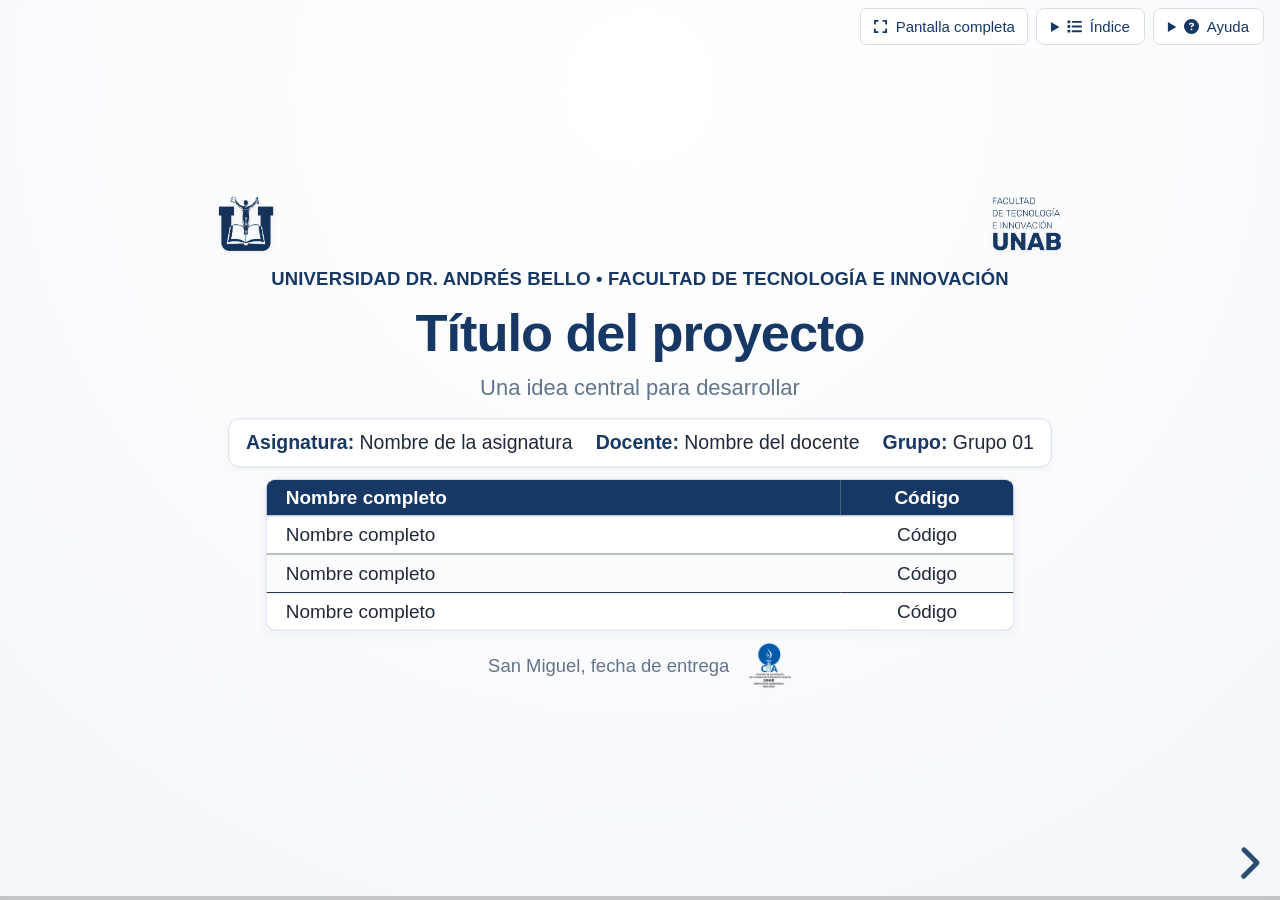
<file: web/presentacion/index.html>
<!doctype html>
<html lang="es">
<head>
  <meta charset="utf-8">
  <meta name="viewport" content="width=device-width, initial-scale=1">
  <title>Título del proyecto</title>
  <link rel="icon" type="image/png" href="../../assets/institucional/isotipo-blanco.png">
  <link rel="stylesheet" href="../../vendor/reveal.js/dist/reset.css">
  <link rel="stylesheet" href="../../vendor/reveal.js/dist/reveal.css">
  <link rel="stylesheet" href="../../vendor/reveal.js/dist/theme/white.css">
  <link rel="stylesheet" href="../../vendor/reveal.js/dist/plugin/highlight/monokai.css">
  <link rel="stylesheet" href="css/unab.css">
  <!-- Ajustes propios de esta presentación; se conserva el tema compartido. -->
  <link rel="stylesheet" href="css/presentacion.css">
</head>
<body>
  <!-- Font Awesome Free 6.7.2 by @fontawesome — https://fontawesome.com
       Icons licensed under CC BY 4.0: https://creativecommons.org/licenses/by/4.0/
       Original SVG paths: https://github.com/FortAwesome/Font-Awesome/tree/6.7.2/svgs/solid
       Embedded selection for offline use; no external icon requests. -->
  <svg class="biblioteca-iconos" xmlns="http://www.w3.org/2000/svg" aria-hidden="true" focusable="false"><defs><symbol id="fa-arrow-right" viewBox="0 0 448 512"><path d="M438.6 278.6c12.5-12.5 12.5-32.8 0-45.3l-160-160c-12.5-12.5-32.8-12.5-45.3 0s-12.5 32.8 0 45.3L338.8 224 32 224c-17.7 0-32 14.3-32 32s14.3 32 32 32l306.7 0L233.4 393.4c-12.5 12.5-12.5 32.8 0 45.3s32.8 12.5 45.3 0l160-160z"/></symbol><symbol id="fa-book-open" viewBox="0 0 576 512"><path d="M249.6 471.5c10.8 3.8 22.4-4.1 22.4-15.5l0-377.4c0-4.2-1.6-8.4-5-11C247.4 52 202.4 32 144 32C93.5 32 46.3 45.3 18.1 56.1C6.8 60.5 0 71.7 0 83.8L0 454.1c0 11.9 12.8 20.2 24.1 16.5C55.6 460.1 105.5 448 144 448c33.9 0 79 14 105.6 23.5zm76.8 0C353 462 398.1 448 432 448c38.5 0 88.4 12.1 119.9 22.6c11.3 3.8 24.1-4.6 24.1-16.5l0-370.3c0-12.1-6.8-23.3-18.1-27.6C529.7 45.3 482.5 32 432 32c-58.4 0-103.4 20-123 35.6c-3.3 2.6-5 6.8-5 11L304 456c0 11.4 11.7 19.3 22.4 15.5z"/></symbol><symbol id="fa-book" viewBox="0 0 448 512"><path d="M96 0C43 0 0 43 0 96L0 416c0 53 43 96 96 96l288 0 32 0c17.7 0 32-14.3 32-32s-14.3-32-32-32l0-64c17.7 0 32-14.3 32-32l0-320c0-17.7-14.3-32-32-32L384 0 96 0zm0 384l256 0 0 64L96 448c-17.7 0-32-14.3-32-32s14.3-32 32-32zm32-240c0-8.8 7.2-16 16-16l192 0c8.8 0 16 7.2 16 16s-7.2 16-16 16l-192 0c-8.8 0-16-7.2-16-16zm16 48l192 0c8.8 0 16 7.2 16 16s-7.2 16-16 16l-192 0c-8.8 0-16-7.2-16-16s7.2-16 16-16z"/></symbol><symbol id="fa-calendar-days" viewBox="0 0 448 512"><path d="M128 0c17.7 0 32 14.3 32 32l0 32 128 0 0-32c0-17.7 14.3-32 32-32s32 14.3 32 32l0 32 48 0c26.5 0 48 21.5 48 48l0 48L0 160l0-48C0 85.5 21.5 64 48 64l48 0 0-32c0-17.7 14.3-32 32-32zM0 192l448 0 0 272c0 26.5-21.5 48-48 48L48 512c-26.5 0-48-21.5-48-48L0 192zm64 80l0 32c0 8.8 7.2 16 16 16l32 0c8.8 0 16-7.2 16-16l0-32c0-8.8-7.2-16-16-16l-32 0c-8.8 0-16 7.2-16 16zm128 0l0 32c0 8.8 7.2 16 16 16l32 0c8.8 0 16-7.2 16-16l0-32c0-8.8-7.2-16-16-16l-32 0c-8.8 0-16 7.2-16 16zm144-16c-8.8 0-16 7.2-16 16l0 32c0 8.8 7.2 16 16 16l32 0c8.8 0 16-7.2 16-16l0-32c0-8.8-7.2-16-16-16l-32 0zM64 400l0 32c0 8.8 7.2 16 16 16l32 0c8.8 0 16-7.2 16-16l0-32c0-8.8-7.2-16-16-16l-32 0c-8.8 0-16 7.2-16 16zm144-16c-8.8 0-16 7.2-16 16l0 32c0 8.8 7.2 16 16 16l32 0c8.8 0 16-7.2 16-16l0-32c0-8.8-7.2-16-16-16l-32 0zm112 16l0 32c0 8.8 7.2 16 16 16l32 0c8.8 0 16-7.2 16-16l0-32c0-8.8-7.2-16-16-16l-32 0c-8.8 0-16 7.2-16 16z"/></symbol><symbol id="fa-chart-column" viewBox="0 0 512 512"><path d="M32 32c17.7 0 32 14.3 32 32l0 336c0 8.8 7.2 16 16 16l400 0c17.7 0 32 14.3 32 32s-14.3 32-32 32L80 480c-44.2 0-80-35.8-80-80L0 64C0 46.3 14.3 32 32 32zM160 224c17.7 0 32 14.3 32 32l0 64c0 17.7-14.3 32-32 32s-32-14.3-32-32l0-64c0-17.7 14.3-32 32-32zm128-64l0 160c0 17.7-14.3 32-32 32s-32-14.3-32-32l0-160c0-17.7 14.3-32 32-32s32 14.3 32 32zm64 32c17.7 0 32 14.3 32 32l0 96c0 17.7-14.3 32-32 32s-32-14.3-32-32l0-96c0-17.7 14.3-32 32-32zM480 96l0 224c0 17.7-14.3 32-32 32s-32-14.3-32-32l0-224c0-17.7 14.3-32 32-32s32 14.3 32 32z"/></symbol><symbol id="fa-circle-check" viewBox="0 0 512 512"><path d="M256 512A256 256 0 1 0 256 0a256 256 0 1 0 0 512zM369 209L241 337c-9.4 9.4-24.6 9.4-33.9 0l-64-64c-9.4-9.4-9.4-24.6 0-33.9s24.6-9.4 33.9 0l47 47L335 175c9.4-9.4 24.6-9.4 33.9 0s9.4 24.6 0 33.9z"/></symbol><symbol id="fa-circle-question" viewBox="0 0 512 512"><path d="M256 512A256 256 0 1 0 256 0a256 256 0 1 0 0 512zM169.8 165.3c7.9-22.3 29.1-37.3 52.8-37.3l58.3 0c34.9 0 63.1 28.3 63.1 63.1c0 22.6-12.1 43.5-31.7 54.8L280 264.4c-.2 13-10.9 23.6-24 23.6c-13.3 0-24-10.7-24-24l0-13.5c0-8.6 4.6-16.5 12.1-20.8l44.3-25.4c4.7-2.7 7.6-7.7 7.6-13.1c0-8.4-6.8-15.1-15.1-15.1l-58.3 0c-3.4 0-6.4 2.1-7.5 5.3l-.4 1.2c-4.4 12.5-18.2 19-30.6 14.6s-19-18.2-14.6-30.6l.4-1.2zM224 352a32 32 0 1 1 64 0 32 32 0 1 1 -64 0z"/></symbol><symbol id="fa-comments" viewBox="0 0 640 512"><path d="M208 352c114.9 0 208-78.8 208-176S322.9 0 208 0S0 78.8 0 176c0 38.6 14.7 74.3 39.6 103.4c-3.5 9.4-8.7 17.7-14.2 24.7c-4.8 6.2-9.7 11-13.3 14.3c-1.8 1.6-3.3 2.9-4.3 3.7c-.5 .4-.9 .7-1.1 .8l-.2 .2s0 0 0 0s0 0 0 0C1 327.2-1.4 334.4 .8 340.9S9.1 352 16 352c21.8 0 43.8-5.6 62.1-12.5c9.2-3.5 17.8-7.4 25.2-11.4C134.1 343.3 169.8 352 208 352zM448 176c0 112.3-99.1 196.9-216.5 207C255.8 457.4 336.4 512 432 512c38.2 0 73.9-8.7 104.7-23.9c7.5 4 16 7.9 25.2 11.4c18.3 6.9 40.3 12.5 62.1 12.5c6.9 0 13.1-4.5 15.2-11.1c2.1-6.6-.2-13.8-5.8-17.9c0 0 0 0 0 0s0 0 0 0l-.2-.2c-.2-.2-.6-.4-1.1-.8c-1-.8-2.5-2-4.3-3.7c-3.6-3.3-8.5-8.1-13.3-14.3c-5.5-7-10.7-15.4-14.2-24.7c24.9-29 39.6-64.7 39.6-103.4c0-92.8-84.9-168.9-192.6-175.5c.4 5.1 .6 10.3 .6 15.5z"/></symbol><symbol id="fa-expand" viewBox="0 0 448 512"><path d="M32 32C14.3 32 0 46.3 0 64l0 96c0 17.7 14.3 32 32 32s32-14.3 32-32l0-64 64 0c17.7 0 32-14.3 32-32s-14.3-32-32-32L32 32zM64 352c0-17.7-14.3-32-32-32s-32 14.3-32 32l0 96c0 17.7 14.3 32 32 32l96 0c17.7 0 32-14.3 32-32s-14.3-32-32-32l-64 0 0-64zM320 32c-17.7 0-32 14.3-32 32s14.3 32 32 32l64 0 0 64c0 17.7 14.3 32 32 32s32-14.3 32-32l0-96c0-17.7-14.3-32-32-32l-96 0zM448 352c0-17.7-14.3-32-32-32s-32 14.3-32 32l0 64-64 0c-17.7 0-32 14.3-32 32s14.3 32 32 32l96 0c17.7 0 32-14.3 32-32l0-96z"/></symbol><symbol id="fa-flag-checkered" viewBox="0 0 448 512"><path d="M32 0C49.7 0 64 14.3 64 32l0 16 69-17.2c38.1-9.5 78.3-5.1 113.5 12.5c46.3 23.2 100.8 23.2 147.1 0l9.6-4.8C423.8 28.1 448 43.1 448 66.1l0 279.7c0 13.3-8.3 25.3-20.8 30l-34.7 13c-46.2 17.3-97.6 14.6-141.7-7.4c-37.9-19-81.3-23.7-122.5-13.4L64 384l0 96c0 17.7-14.3 32-32 32s-32-14.3-32-32l0-80 0-66L0 64 0 32C0 14.3 14.3 0 32 0zM64 187.1l64-13.9 0 65.5L64 252.6 64 318l48.8-12.2c5.1-1.3 10.1-2.4 15.2-3.3l0-63.9 38.9-8.4c8.3-1.8 16.7-2.5 25.1-2.1l0-64c13.6 .4 27.2 2.6 40.4 6.4l23.6 6.9 0 66.7-41.7-12.3c-7.3-2.1-14.8-3.4-22.3-3.8l0 71.4c21.8 1.9 43.3 6.7 64 14.4l0-69.8 22.7 6.7c13.5 4 27.3 6.4 41.3 7.4l0-64.2c-7.8-.8-15.6-2.3-23.2-4.5l-40.8-12 0-62c-13-3.8-25.8-8.8-38.2-15c-8.2-4.1-16.9-7-25.8-8.8l0 72.4c-13-.4-26 .8-38.7 3.6L128 173.2 128 98 64 114l0 73.1zM320 335.7c16.8 1.5 33.9-.7 50-6.8l14-5.2 0-71.7-7.9 1.8c-18.4 4.3-37.3 5.7-56.1 4.5l0 77.4zm64-149.4l0-70.8c-20.9 6.1-42.4 9.1-64 9.1l0 69.4c13.9 1.4 28 .5 41.7-2.6l22.3-5.2z"/></symbol><symbol id="fa-gears" viewBox="0 0 640 512"><path d="M308.5 135.3c7.1-6.3 9.9-16.2 6.2-25c-2.3-5.3-4.8-10.5-7.6-15.5L304 89.4c-3-5-6.3-9.9-9.8-14.6c-5.7-7.6-15.7-10.1-24.7-7.1l-28.2 9.3c-10.7-8.8-23-16-36.2-20.9L199 27.1c-1.9-9.3-9.1-16.7-18.5-17.8C173.9 8.4 167.2 8 160.4 8l-.7 0c-6.8 0-13.5 .4-20.1 1.2c-9.4 1.1-16.6 8.6-18.5 17.8L115 56.1c-13.3 5-25.5 12.1-36.2 20.9L50.5 67.8c-9-3-19-.5-24.7 7.1c-3.5 4.7-6.8 9.6-9.9 14.6l-3 5.3c-2.8 5-5.3 10.2-7.6 15.6c-3.7 8.7-.9 18.6 6.2 25l22.2 19.8C32.6 161.9 32 168.9 32 176s.6 14.1 1.7 20.9L11.5 216.7c-7.1 6.3-9.9 16.2-6.2 25c2.3 5.3 4.8 10.5 7.6 15.6l3 5.2c3 5.1 6.3 9.9 9.9 14.6c5.7 7.6 15.7 10.1 24.7 7.1l28.2-9.3c10.7 8.8 23 16 36.2 20.9l6.1 29.1c1.9 9.3 9.1 16.7 18.5 17.8c6.7 .8 13.5 1.2 20.4 1.2s13.7-.4 20.4-1.2c9.4-1.1 16.6-8.6 18.5-17.8l6.1-29.1c13.3-5 25.5-12.1 36.2-20.9l28.2 9.3c9 3 19 .5 24.7-7.1c3.5-4.7 6.8-9.5 9.8-14.6l3.1-5.4c2.8-5 5.3-10.2 7.6-15.5c3.7-8.7 .9-18.6-6.2-25l-22.2-19.8c1.1-6.8 1.7-13.8 1.7-20.9s-.6-14.1-1.7-20.9l22.2-19.8zM112 176a48 48 0 1 1 96 0 48 48 0 1 1 -96 0zM504.7 500.5c6.3 7.1 16.2 9.9 25 6.2c5.3-2.3 10.5-4.8 15.5-7.6l5.4-3.1c5-3 9.9-6.3 14.6-9.8c7.6-5.7 10.1-15.7 7.1-24.7l-9.3-28.2c8.8-10.7 16-23 20.9-36.2l29.1-6.1c9.3-1.9 16.7-9.1 17.8-18.5c.8-6.7 1.2-13.5 1.2-20.4s-.4-13.7-1.2-20.4c-1.1-9.4-8.6-16.6-17.8-18.5L583.9 307c-5-13.3-12.1-25.5-20.9-36.2l9.3-28.2c3-9 .5-19-7.1-24.7c-4.7-3.5-9.6-6.8-14.6-9.9l-5.3-3c-5-2.8-10.2-5.3-15.6-7.6c-8.7-3.7-18.6-.9-25 6.2l-19.8 22.2c-6.8-1.1-13.8-1.7-20.9-1.7s-14.1 .6-20.9 1.7l-19.8-22.2c-6.3-7.1-16.2-9.9-25-6.2c-5.3 2.3-10.5 4.8-15.6 7.6l-5.2 3c-5.1 3-9.9 6.3-14.6 9.9c-7.6 5.7-10.1 15.7-7.1 24.7l9.3 28.2c-8.8 10.7-16 23-20.9 36.2L315.1 313c-9.3 1.9-16.7 9.1-17.8 18.5c-.8 6.7-1.2 13.5-1.2 20.4s.4 13.7 1.2 20.4c1.1 9.4 8.6 16.6 17.8 18.5l29.1 6.1c5 13.3 12.1 25.5 20.9 36.2l-9.3 28.2c-3 9-.5 19 7.1 24.7c4.7 3.5 9.5 6.8 14.6 9.8l5.4 3.1c5 2.8 10.2 5.3 15.5 7.6c8.7 3.7 18.6 .9 25-6.2l19.8-22.2c6.8 1.1 13.8 1.7 20.9 1.7s14.1-.6 20.9-1.7l19.8 22.2zM464 304a48 48 0 1 1 0 96 48 48 0 1 1 0-96z"/></symbol><symbol id="fa-laptop-code" viewBox="0 0 640 512"><path d="M64 96c0-35.3 28.7-64 64-64l384 0c35.3 0 64 28.7 64 64l0 256-64 0 0-256L128 96l0 256-64 0L64 96zM0 403.2C0 392.6 8.6 384 19.2 384l601.6 0c10.6 0 19.2 8.6 19.2 19.2c0 42.4-34.4 76.8-76.8 76.8L76.8 480C34.4 480 0 445.6 0 403.2zM281 209l-31 31 31 31c9.4 9.4 9.4 24.6 0 33.9s-24.6 9.4-33.9 0l-48-48c-9.4-9.4-9.4-24.6 0-33.9l48-48c9.4-9.4 24.6-9.4 33.9 0s9.4 24.6 0 33.9zM393 175l48 48c9.4 9.4 9.4 24.6 0 33.9l-48 48c-9.4 9.4-24.6 9.4-33.9 0s-9.4-24.6 0-33.9l31-31-31-31c-9.4-9.4-9.4-24.6 0-33.9s24.6-9.4 33.9 0z"/></symbol><symbol id="fa-lightbulb" viewBox="0 0 384 512"><path d="M272 384c9.6-31.9 29.5-59.1 49.2-86.2c0 0 0 0 0 0c5.2-7.1 10.4-14.2 15.4-21.4c19.8-28.5 31.4-63 31.4-100.3C368 78.8 289.2 0 192 0S16 78.8 16 176c0 37.3 11.6 71.9 31.4 100.3c5 7.2 10.2 14.3 15.4 21.4c0 0 0 0 0 0c19.8 27.1 39.7 54.4 49.2 86.2l160 0zM192 512c44.2 0 80-35.8 80-80l0-16-160 0 0 16c0 44.2 35.8 80 80 80zM112 176c0 8.8-7.2 16-16 16s-16-7.2-16-16c0-61.9 50.1-112 112-112c8.8 0 16 7.2 16 16s-7.2 16-16 16c-44.2 0-80 35.8-80 80z"/></symbol><symbol id="fa-list" viewBox="0 0 512 512"><path d="M40 48C26.7 48 16 58.7 16 72l0 48c0 13.3 10.7 24 24 24l48 0c13.3 0 24-10.7 24-24l0-48c0-13.3-10.7-24-24-24L40 48zM192 64c-17.7 0-32 14.3-32 32s14.3 32 32 32l288 0c17.7 0 32-14.3 32-32s-14.3-32-32-32L192 64zm0 160c-17.7 0-32 14.3-32 32s14.3 32 32 32l288 0c17.7 0 32-14.3 32-32s-14.3-32-32-32l-288 0zm0 160c-17.7 0-32 14.3-32 32s14.3 32 32 32l288 0c17.7 0 32-14.3 32-32s-14.3-32-32-32l-288 0zM16 232l0 48c0 13.3 10.7 24 24 24l48 0c13.3 0 24-10.7 24-24l0-48c0-13.3-10.7-24-24-24l-48 0c-13.3 0-24 10.7-24 24zM40 368c-13.3 0-24 10.7-24 24l0 48c0 13.3 10.7 24 24 24l48 0c13.3 0 24-10.7 24-24l0-48c0-13.3-10.7-24-24-24l-48 0z"/></symbol><symbol id="fa-rotate-left" viewBox="0 0 512 512"><path d="M48.5 224L40 224c-13.3 0-24-10.7-24-24L16 72c0-9.7 5.8-18.5 14.8-22.2s19.3-1.7 26.2 5.2L98.6 96.6c87.6-86.5 228.7-86.2 315.8 1c87.5 87.5 87.5 229.3 0 316.8s-229.3 87.5-316.8 0c-12.5-12.5-12.5-32.8 0-45.3s32.8-12.5 45.3 0c62.5 62.5 163.8 62.5 226.3 0s62.5-163.8 0-226.3c-62.2-62.2-162.7-62.5-225.3-1L185 183c6.9 6.9 8.9 17.2 5.2 26.2s-12.5 14.8-22.2 14.8L48.5 224z"/></symbol><symbol id="fa-scale-balanced" viewBox="0 0 640 512"><path d="M384 32l128 0c17.7 0 32 14.3 32 32s-14.3 32-32 32L398.4 96c-5.2 25.8-22.9 47.1-46.4 57.3L352 448l160 0c17.7 0 32 14.3 32 32s-14.3 32-32 32l-192 0-192 0c-17.7 0-32-14.3-32-32s14.3-32 32-32l160 0 0-294.7c-23.5-10.3-41.2-31.6-46.4-57.3L128 96c-17.7 0-32-14.3-32-32s14.3-32 32-32l128 0c14.6-19.4 37.8-32 64-32s49.4 12.6 64 32zm55.6 288l144.9 0L512 195.8 439.6 320zM512 416c-62.9 0-115.2-34-126-78.9c-2.6-11 1-22.3 6.7-32.1l95.2-163.2c5-8.6 14.2-13.8 24.1-13.8s19.1 5.3 24.1 13.8l95.2 163.2c5.7 9.8 9.3 21.1 6.7 32.1C627.2 382 574.9 416 512 416zM126.8 195.8L54.4 320l144.9 0L126.8 195.8zM.9 337.1c-2.6-11 1-22.3 6.7-32.1l95.2-163.2c5-8.6 14.2-13.8 24.1-13.8s19.1 5.3 24.1 13.8l95.2 163.2c5.7 9.8 9.3 21.1 6.7 32.1C242 382 189.7 416 126.8 416S11.7 382 .9 337.1z"/></symbol></defs></svg>
  <!-- compilar.py sincroniza data-campo e integrantes; edita libremente las láminas. -->
  <div class="reveal">
    <div class="slides">

      <!-- Lámina 1: Portada (Horizontal) -->
      <section id="portada" class="portada" data-expositor="" data-transition="fade">
        <div class="logos">
          <img src="../../assets/institucional/isotipo-azul.png" alt="Universidad Dr. Andrés Bello">
          <img src="../../assets/institucional/logo-facultad.png" alt="Facultad de Tecnología e Innovación">
        </div>
        <p class="institucion"><span data-campo="Institución">Universidad Dr. Andrés Bello</span> &bull; <span data-campo="Facultad">Facultad de Tecnología e Innovación</span></p>
        <h1><span data-campo="Título">Título del proyecto</span></h1>
        <p class="subtitulo"><span data-campo="Subtítulo">Una idea central para desarrollar</span></p>
        <div class="datos-portada">
          <p><strong>Asignatura:</strong> <span data-campo="Asignatura">Nombre de la asignatura</span></p>
          <p><strong>Docente:</strong> <span data-campo="Docente">Nombre del docente</span></p>
          <p><strong>Grupo:</strong> <span data-campo="Grupo">Grupo 01</span></p>
        </div>
        <table class="integrantes">
          <thead>
            <tr>
              <th>Nombre completo</th>
              <th>Código</th>
            </tr>
          </thead>
          <tbody id="integrantes">
<tr><td>Nombre completo</td><td>Código</td></tr>
<tr><td>Nombre completo</td><td>Código</td></tr>
<tr><td>Nombre completo</td><td>Código</td></tr>
</tbody>
        </table>
        <div class="lugar">
          <span><span data-campo="Lugar y fecha">San Miguel, fecha de entrega</span></span>
          <img src="../../assets/institucional/acreditacion.png" alt="Acreditación institucional">
        </div>
        <aside class="notes">Presenta al grupo y el título. Explica en una frase el propósito del trabajo. Sustituye los datos de ejemplo antes de exponer.</aside>
      </section>

      <!-- Lámina 2: Reflexión (Horizontal) -->
      <section class="institucional-oscura" data-background-color="#173864" data-state="fondo-institucional" id="reflexion" data-expositor="grupo" data-transition="fade">
        <h2><svg class="icono-fa" aria-hidden="true" focusable="false"><use href="#fa-lightbulb"></use></svg><span>Reflexión Inicial</span></h2>
        <p class="etiqueta">Una pregunta para comenzar</p>
        <p class="pregunta">¿Qué problema queremos resolver y por qué importa?</p>
        <aside class="notes">
          Presentar el contexto de partida, despertar el interés del jurado y la audiencia planteando la motivación del trabajo.
        </aside>
      </section>

      <!-- Lámina 3: Conceptos (Horizontal) -->
      <section id="conceptos" data-expositor="grupo" data-transition="fade">
        <h2><svg class="icono-fa" aria-hidden="true" focusable="false"><use href="#fa-book-open"></use></svg><span>Conceptos Fundamentales</span></h2>
        <!-- Modelo de cita: reemplazar texto y fuente juntos; no atribuir esta guía al autor de ejemplo. -->
        <blockquote class="cita-destacada">
          <p>«Inserta aquí una cita breve y verificada que explique el concepto principal».</p>
          <footer>Modelo pendiente de sustituir · <span data-cita="fuente">(Apellido, Año)</span></footer>
        </blockquote>
        <div class="columnas">
          <div class="bloque">
            <ul>
              <li><strong>Punto 1:</strong> descripción breve.</li>
              <li><strong>Punto 2:</strong> descripción breve.</li>
            </ul>
          </div>
          <div class="bloque">
            <ul>
              <li><strong>Punto 3:</strong> descripción breve.</li>
              <li><strong>Punto 4:</strong> descripción breve.</li>
            </ul>
          </div>
        </div>
        <aside class="notes">Define el concepto con tus propias palabras y da un ejemplo breve. Explica cómo se relacionan los cuatro puntos. Menciona la fuente y reemplaza la referencia de ejemplo.</aside>
      </section>

        <!-- Lámina 4: Desarrollo -->
        <section id="desarrollo" data-auto-animate data-auto-animate-id="proceso" data-auto-animate-duration="0.45" data-expositor="grupo" data-transition="fade">
          <h2><svg class="icono-fa" aria-hidden="true" focusable="false"><use href="#fa-gears"></use></svg><span>Desarrollo del Tema</span></h2>
          <p class="etiqueta">Avanza con → para destacar entrada, proceso y resultado.</p>
          <ol data-id="flujo" class="proceso" aria-label="Esquema del proceso: entrada, transformación y resultado">
            <li class="fragment custom foco" data-fragment-index="0" data-id="paso-01"><strong>01 · Entrada</strong>¿Qué información o recursos se necesitan?</li>
            <li class="fragment custom foco" data-fragment-index="1" data-id="paso-02"><strong>02 · Proceso</strong>¿Qué pasos transforman esos recursos?</li>
            <li class="fragment custom foco" data-fragment-index="2" data-id="paso-03"><strong>03 · Resultado</strong>¿Qué se obtiene y cómo se comprueba?</li>
          </ol>
          <p class="clave"><strong>Idea operativa:</strong> relaciona cada paso con el objetivo del trabajo.</p>
          <aside class="notes">Recorre entrada, proceso y resultado en ese orden. Adapta el esquema al tema y explica qué evidencia permite comprobar el resultado. Evita presentar pasos todavía no realizados como hechos.</aside>
      </section>

        <!-- Lámina 5: Casos de uso -->
        <section id="aplicaciones" data-auto-animate data-auto-animate-id="proceso" data-auto-animate-duration="0.45" data-expositor="grupo" data-transition="fade">
          <h2><svg class="icono-fa" aria-hidden="true" focusable="false"><use href="#fa-laptop-code"></use></svg><span>Aplicaciones y Casos de Uso</span></h2>
          <ol class="proceso compacto" data-id="flujo" aria-label="El mismo proceso aplicado a un ejemplo">
            <li data-id="paso-01"><strong>01 · Entrada</strong></li>
            <li data-id="paso-02"><strong>02 · Proceso</strong></li>
            <li data-id="paso-03"><strong>03 · Resultado</strong></li>
          </ol>
          <div class="muestra-visual">
            <figure>
              <!-- Sustituye este esquema por una captura local con texto alternativo y fuente. -->
              <svg viewBox="0 0 480 190" role="img" aria-labelledby="esquema-titulo esquema-desc">
                <title id="esquema-titulo">Ejemplo ilustrativo de entrada, proceso y resultado</title>
                <desc id="esquema-desc">Tres bloques conectados representan datos que se procesan para obtener un resultado. No representa resultados de una investigación.</desc>
                <g fill="#fff" stroke="#173864" stroke-width="2">
                  <rect x="15" y="55" width="125" height="80" rx="10"/>
                  <rect x="177" y="55" width="125" height="80" rx="10"/>
                  <rect x="340" y="55" width="125" height="80" rx="10"/>
                  <path d="M140 95h32m-10-8 10 8-10 8M302 95h32m-10-8 10 8-10 8" fill="none"/>
                </g>
                <g fill="#173864" font-family="sans-serif" font-size="21" text-anchor="middle">
                  <text x="77" y="103">Datos</text><text x="240" y="103">Proceso</text><text x="402" y="103">Resultado</text>
                </g>
              </svg>
              <figcaption>Esquema ilustrativo de la plantilla. Sustituye por una evidencia real y explica su fuente.</figcaption>
            </figure>
            <div class="ejemplo-codigo">
              <h3>Ejemplo de programación</h3>
              <p>Normalizar texto: entrada → transformación → salida.</p>
              <pre><code class="language-python" data-trim data-line-numbers="1-3|2|3">def normalizar(texto):
    limpio = texto.strip()
    return limpio.lower()</code></pre>
            </div>
          </div>
          <aside class="notes">Este es un ejemplo didáctico, no un resultado del trabajo. Explica el esquema y luego el código: primero se quitan espacios y después se convierte a minúsculas. Avanza para destacar cada línea. En trabajos sin programación, reemplaza el código por la explicación de una evidencia real.</aside>
      </section>

        <!-- Lámina 6: Comparativa -->
        <section id="comparativa" data-expositor="grupo" data-transition="fade">
          <h2><svg class="icono-fa" aria-hidden="true" focusable="false"><use href="#fa-scale-balanced"></use></svg><span>Análisis Comparativo</span></h2>
          <table class="comparativa">
            <caption class="etiqueta">Compara ambos enfoques con los mismos criterios.</caption>
            <thead><tr><th scope="col">Criterio</th><th scope="col">Enfoque A</th><th scope="col">Enfoque B</th></tr></thead>
            <tbody>
              <tr class="fragment custom foco" data-fragment-index="0"><th scope="row">Recursos</th><td>Describe lo necesario.</td><td>Describe lo necesario.</td></tr>
              <tr class="fragment custom foco" data-fragment-index="1"><th scope="row">Ventajas</th><td>Indica el aporte principal.</td><td>Indica el aporte principal.</td></tr>
              <tr class="fragment custom foco" data-fragment-index="2"><th scope="row">Limitaciones</th><td>Señala las condiciones de uso.</td><td>Señala las condiciones de uso.</td></tr>
            </tbody>
          </table>
          <p class="clave"><strong>Punto clave:</strong> justifica la elección con evidencia.</p>
          <aside class="notes">Explica los criterios antes de comparar. Usa evidencia equivalente para ambos enfoques. Justifica tu elección y reconoce sus limitaciones; no inventes cifras.</aside>
      </section>

        <!-- Lámina 7: Conclusiones -->
        <section id="conclusiones" data-expositor="grupo" data-transition="fade">
          <h2><svg class="icono-fa" aria-hidden="true" focusable="false"><use href="#fa-circle-check"></use></svg><span>Conclusiones Estratégicas</span></h2>
          <p class="pregunta">¿Qué aporta el trabajo al problema inicial?</p>
          <div class="cierre-resultados">
            <div class="resultado-modelo">
              <p class="rotulo-modelo"><svg class="icono-fa" aria-hidden="true" focusable="false"><use href="#fa-chart-column"></use></svg>Modelo de resultado</p>
              <p class="valor-resultado">—</p>
              <p><strong>Dato por completar</strong></p>
              <p class="detalle-resultado">Añade una cifra verificada, su unidad, significado y fuente.</p>
            </div>
            <div class="plan-modelo">
              <p class="rotulo-modelo"><svg class="icono-fa" aria-hidden="true" focusable="false"><use href="#fa-calendar-days"></use></svg>Modelo de próximos pasos</p>
              <ol class="cronologia">
                <li><strong>Planificar</strong><span>Define la acción y el responsable.</span></li>
                <li><strong>Ejecutar</strong><span>Indica el plazo y los recursos.</span></li>
                <li><strong>Evaluar</strong><span>Establece cómo comprobar el avance.</span></li>
              </ol>
            </div>
          </div>
          <aside class="notes">Retoma la pregunta inicial. Estos diseños son modelos: reemplázalos con un resultado confirmado y un plan pertinente. Si el trabajo no tiene datos cuantitativos, sustituye la cifra por un hallazgo cualitativo. Explica su alcance y limitaciones; no inventes cifras, fechas ni responsables.</aside>
      </section>

      <!-- Lámina 8: Referencias (Horizontal) -->
      <section id="referencias" data-expositor="grupo" data-transition="fade">
        <h2><svg class="icono-fa" aria-hidden="true" focusable="false"><use href="#fa-book"></use></svg><span>Referencias Bibliográficas</span></h2>
        <div class="bloque">
          <h3>Fuentes consultadas</h3>
          <p>Agrega aquí las fuentes consultadas para respaldar la exposición.</p>
        </div>
        <!-- referencias:inicio -->
<ul class="referencias-apa"><li>Apellido, N. (Año). <em>Título de la obra</em>. Editorial o institución. [Referencia de ejemplo: reemplazar con una fuente real.]</li></ul>
<!-- referencias:fin -->
        <aside class="notes">Menciona las fuentes que más aportaron. Verifica que sean reales y que respalden las afirmaciones. Las referencias se actualizan desde datos/referencias.json al compilar.</aside>
      </section>

      <!-- Lámina 9: Cierre (Horizontal) -->
      <section id="cierre" class="cierre institucional-oscura" data-background-color="#173864" data-state="fondo-institucional" data-expositor="" data-transition="fade">
        <h2><svg class="icono-fa" aria-hidden="true" focusable="false"><use href="#fa-comments"></use></svg><span>Muchas gracias por su atención</span></h2>
        <p>Espacio para dudas y preguntas</p>
        <p class="institucion"><span data-campo="Facultad">Facultad de Tecnología e Innovación</span> &bull; <span data-campo="Institución">Universidad Dr. Andrés Bello</span></p>
        <aside class="notes">Invita a hacer preguntas. Si una respuesta requiere datos que no tienes, indícalo y señala cómo podrías verificarlos.</aside>
      </section>

    </div>

    <nav class="ruta-exposicion" aria-label="Etapas de la exposición">
      <a href="#/reflexion" data-etapa="contexto">Contexto</a><span aria-hidden="true">/</span>
      <a href="#/desarrollo" data-etapa="desarrollo">Desarrollo</a><span aria-hidden="true">/</span>
      <a href="#/conclusiones" data-etapa="cierre">Cierre</a>
    </nav>
    <!-- Pie de diapositiva institucional -->
    <footer class="pie">
      <span class="pie-tema"><span data-campo="Título corto">Tema del proyecto</span></span>
      <span id="expositor"></span>
      <span class="pie-der">
        <span data-campo="Asignatura">Nombre de la asignatura</span>
      </span>
    </footer>
  </div>

  <div class="herramientas" aria-label="Herramientas de exposición">
    <button type="button" id="pantalla-completa" aria-label="Entrar en pantalla completa" aria-pressed="false"><svg class="icono-fa" aria-hidden="true" focusable="false"><use href="#fa-expand"></use></svg><span>Pantalla completa</span></button>
    <details id="indice-presentacion">
      <summary><svg class="icono-fa" aria-hidden="true" focusable="false"><use href="#fa-list"></use></svg>Índice</summary>
      <nav aria-label="Índice de diapositivas"><ol>
        <li><a href="#/portada">Portada</a></li>
        <li><a href="#/reflexion">Reflexión</a></li>
        <li><a href="#/conceptos">Conceptos</a></li>
        <li><a href="#/desarrollo">Desarrollo</a></li>
        <li><a href="#/aplicaciones">Aplicaciones</a></li>
        <li><a href="#/comparativa">Comparativa</a></li>
        <li><a href="#/conclusiones">Conclusiones</a></li>
        <li><a href="#/referencias">Referencias</a></li>
        <li><a href="#/cierre">Cierre</a></li>
      </ol></nav>
    </details>
    <details id="ayuda-presentacion">
      <summary><svg class="icono-fa" aria-hidden="true" focusable="false"><use href="#fa-circle-question"></use></svg>Ayuda</summary>
      <div class="atajos">
        <p>→ o espacio: avanzar<br>←: retroceder<br>Esc: vista general<br>F: pantalla completa<br>S: notas del expositor<br>B: pausar<br>Ctrl + Shift + F: buscar<br>Alt + clic (Ctrl en Linux): zoom<br>H: ocultar o mostrar herramientas</p>
        <button type="button" id="reiniciar-presentacion"><svg class="icono-fa" aria-hidden="true" focusable="false"><use href="#fa-rotate-left"></use></svg>Volver a empezar</button>
        <p class="estado-herramientas" role="status" aria-live="polite"></p>
        <button type="button" id="iniciar-exposicion">Ocultar herramientas (H)</button>
      </div>
    </details>
  </div>

  <!-- Scripts Reveal.js y Plugins -->
  <script src="../../vendor/reveal.js/dist/reveal.js"></script>
  <script src="../../vendor/reveal.js/dist/plugin/zoom.js"></script>
  <script src="../../vendor/reveal.js/dist/plugin/notes.js"></script>
  <script src="../../vendor/reveal.js/dist/plugin/search.js"></script>
  <script src="../../vendor/reveal.js/dist/plugin/highlight.js"></script>
  <script src="js/presentacion.js"></script>
  <script src="js/interacciones.js"></script>
</body>
</html>
</file>
<file: web/portal/css/styles.css>
@font-face {
  font-family: "Lerased Signature";
  src: url("../../../assets/fuentes/firma.otf") format("opentype");
  font-display: swap;
}

:root {
  --ink: #0b1117;
  --panel: #111923;
  --panel-strong: #071019;
  --line: rgba(255, 255, 255, 0.12);
  --muted: #a7b3c3;
  --text: #f7f9fc;
  --heading: #ffffff;
  --blue: #173864;
  --blue-bright: #2b6cb0;
  --mint: #35c59f;
  --paper: #f4f7fb;
  --hero-overlay-a: rgba(11, 17, 23, 0.98);
  --hero-overlay-b: rgba(11, 17, 23, 0.78);
  --hero-overlay-c: rgba(11, 17, 23, 0.55);
  --hero-a: #173864;
  --hero-b: #0b1117;
  --hero-c: #153e5c;
  --section-alt: #0f1721;
  --code-text: #d7fbe8;
}

:root.light {
  --ink: #f5f8fc;
  --panel: #ffffff;
  --panel-strong: #eaf0f7;
  --line: rgba(23, 56, 100, 0.16);
  --muted: #526071;
  --text: #162231;
  --heading: #0b1117;
  --blue: #173864;
  --blue-bright: #2866a8;
  --mint: #0f9f7a;
  --paper: #ffffff;
  --hero-overlay-a: rgba(245, 248, 252, 0.96);
  --hero-overlay-b: rgba(245, 248, 252, 0.76);
  --hero-overlay-c: rgba(245, 248, 252, 0.42);
  --hero-a: #dcecff;
  --hero-b: #f5f8fc;
  --hero-c: #d9f6ee;
  --section-alt: #eaf0f7;
  --code-text: #164f3f;
}

html { scroll-behavior: smooth; }

body {
  color: var(--text);
  background: var(--ink);
  font-family: Inter, "Segoe UI", system-ui, sans-serif;
  overflow-x: hidden;
}

::view-transition-old(root), ::view-transition-new(root) { animation-duration: 180ms; animation-timing-function: ease; }

.navbar {
  background: color-mix(in srgb, var(--ink) 84%, transparent);
  border-bottom: 1px solid var(--line);
  backdrop-filter: blur(18px);
}

.navbar-brand {
  font-size: 0.9rem;
  letter-spacing: 0.08em;
  text-transform: uppercase;
}

.navbar-brand i { color: var(--mint); }
.navbar-toggler { border-color: var(--line); }
.navbar-toggler:focus { box-shadow: 0 0 0 0.2rem rgba(43, 108, 176, 0.22); }
.nav-link { color: #d8dee8; }
.light .nav-link { color: #425166; }
.nav-link:hover { color: #fff; }
.light .nav-link:hover { color: var(--blue); }

.theme-toggle {
  display: grid;
  place-items: center;
  width: 2.35rem;
  height: 2.35rem;
  color: var(--heading);
  border: 1px solid var(--line);
  border-radius: 50%;
  background: color-mix(in srgb, var(--panel) 80%, transparent);
}

.theme-toggle:hover {
  color: var(--mint);
  border-color: color-mix(in srgb, var(--mint) 60%, transparent);
}

.hero {
  position: relative;
  min-height: 86vh;
  overflow: hidden;
  background:
    linear-gradient(90deg, var(--hero-overlay-a) 0%, var(--hero-overlay-b) 58%, var(--hero-overlay-c) 100%),
    linear-gradient(135deg, var(--hero-a) 0%, var(--hero-b) 62%, var(--hero-c) 100%);
}

.hero::before {
  position: absolute;
  inset: 0;
  content: "";
  opacity: 0.13;
  background-image:
    linear-gradient(rgba(255, 255, 255, 0.22) 1px, transparent 1px),
    linear-gradient(90deg, rgba(255, 255, 255, 0.22) 1px, transparent 1px);
  background-size: 58px 58px;
}

.hero .container { position: relative; z-index: 2; }

.eyebrow, .section-kicker {
  color: var(--mint);
  font-size: 0.76rem;
  font-weight: 700;
  letter-spacing: 0.16em;
  text-transform: uppercase;
}

.eyebrow i {
  color: var(--mint);
  font-size: 0.55rem;
  filter: drop-shadow(0 0 6px var(--mint));
}

.hero h1 {
  max-width: 820px;
  line-height: 1.03;
  color: var(--heading);
}

.hero-copy, .section-copy {
  max-width: 680px;
  color: var(--muted);
  font-size: 1.08rem;
  line-height: 1.72;
}

.hero-copy code {
  color: var(--code-text);
  background: var(--panel);
  border-radius: 0.35rem;
  padding: 0.1rem 0.35rem;
}

.btn-primary {
  --bs-btn-bg: var(--blue-bright);
  --bs-btn-border-color: var(--blue-bright);
  --bs-btn-hover-bg: #3b82c4;
  --bs-btn-hover-border-color: #3b82c4;
  box-shadow: 0 10px 32px rgba(43, 108, 176, 0.28);
}

.btn-ghost {
  color: var(--heading);
  border: 1px solid var(--line);
  background: rgba(255, 255, 255, 0.04);
}

.btn-ghost:hover {
  color: var(--heading);
  border-color: rgba(255, 255, 255, 0.3);
  background: rgba(255, 255, 255, 0.1);
}

.hero-stats strong,
.hero-stats span {
  display: block;
}

.hero-stats strong {
  color: var(--heading);
  font-size: 1.35rem;
}

.hero-stats span {
  color: #93a1b3;
  font-size: 0.75rem;
  letter-spacing: 0.08em;
  text-transform: uppercase;
}

.section-block { background: var(--ink); }
.section-alt { background: #0f1721; }
.section-alt { background: var(--section-alt); }

.code-panel {
  display: grid;
  gap: 0.75rem;
  padding: 1.25rem;
  border: 1px solid var(--line);
  border-radius: 0.75rem;
  background: var(--panel);
}

.code-panel code {
  display: block;
  padding: 0.85rem 1rem;
  color: var(--code-text);
  border-radius: 0.5rem;
  background: var(--panel-strong);
  overflow-x: auto;
}

.info-card {
  height: 100%;
  padding: 1.35rem;
  border: 1px solid var(--line);
  border-radius: 0.5rem;
  background: var(--panel);
}

.info-card span {
  color: var(--mint);
  font-size: 0.74rem;
  font-weight: 700;
  letter-spacing: 0.12em;
  text-transform: uppercase;
}

.info-card h3 {
  margin: 0.45rem 0 0.65rem;
  color: var(--heading);
  font-size: 1.08rem;
}

.info-card p {
  margin: 0;
  color: var(--muted);
  line-height: 1.6;
}

.steps-list,
.trouble-list {
  display: grid;
  gap: 0.8rem;
}

.steps-list div,
.trouble-list article {
  border: 1px solid var(--line);
  border-radius: 0.5rem;
  background: var(--panel);
}

.steps-list div {
  display: grid;
  grid-template-columns: 2.8rem 1fr;
  align-items: center;
  gap: 0.9rem;
  padding: 0.85rem 1rem;
}

.steps-list strong {
  display: grid;
  place-items: center;
  width: 2.1rem;
  height: 2.1rem;
  color: #071019;
  border-radius: 50%;
  background: var(--mint);
}

.steps-list span {
  color: var(--heading);
  line-height: 1.5;
}

.trouble-list article {
  padding: 1rem 1.1rem;
}

.trouble-list h3 {
  margin: 0 0 0.35rem;
  color: var(--heading);
  font-size: 1rem;
}

.quick-check {
  display: flex;
  flex-wrap: wrap;
  gap: 0.7rem;
}

.quick-check span,
.note-panel {
  color: var(--text);
  border: 1px solid var(--line);
  background: color-mix(in srgb, var(--panel) 82%, transparent);
}

.quick-check span {
  display: inline-flex;
  align-items: center;
  gap: 0.45rem;
  padding: 0.5rem 0.75rem;
  border-radius: 999px;
  font-size: 0.9rem;
}

.quick-check i,
.note-panel i {
  color: var(--mint);
}

.note-panel {
  display: flex;
  align-items: flex-start;
  gap: 0.85rem;
  padding: 1rem 1.1rem;
  border-radius: 0.5rem;
}

.note-panel p {
  margin: 0;
  color: var(--muted);
  line-height: 1.55;
}

.trouble-list p {
  margin: 0;
  color: var(--muted);
  line-height: 1.55;
}

.site-footer {
  position: relative;
  color: var(--muted);
  border-top: 1px solid var(--line);
  background:
    radial-gradient(circle at 12% 0%, color-mix(in srgb, var(--mint) 12%, transparent), transparent 30rem),
    linear-gradient(180deg, color-mix(in srgb, var(--panel) 58%, transparent), transparent 70%),
    var(--ink);
  font-size: 0.9rem;
  overflow: hidden;
}

.site-footer::before {
  position: absolute;
  top: -1px;
  left: 50%;
  width: min(72rem, calc(100% - 2rem));
  height: 1px;
  content: "";
  transform: translateX(-50%);
  background: linear-gradient(90deg, transparent, color-mix(in srgb, var(--mint) 64%, transparent), transparent);
}

.footer-inner {
  display: grid;
  grid-template-columns: minmax(18rem, 0.9fr) minmax(20rem, 1.1fr);
  align-items: end;
  gap: 2rem 3rem;
  padding-top: 2.6rem;
  padding-bottom: 1.2rem;
}

.footer-signature,
.footer-connect,
.footer-bottom {
  min-width: 0;
}

.footer-signature {
  display: grid;
  gap: 0.5rem;
}

.footer-kicker {
  color: var(--mint);
  font-size: 0.74rem;
  font-weight: 800;
  letter-spacing: 0.14em;
  text-transform: uppercase;
}

.signature-name {
  width: fit-content;
  font-family: "Lerased Signature", cursive;
  color: var(--heading);
  font-size: clamp(2.6rem, 5vw, 4.35rem);
  line-height: 0.9;
  text-decoration: none;
  white-space: nowrap;
}

.signature-name:hover {
  color: var(--mint);
}

.footer-signature p {
  max-width: 33rem;
  margin: 0;
  color: var(--muted);
  line-height: 1.65;
}

.footer-connect {
  display: grid;
  gap: 0.75rem;
  justify-items: end;
}

.connect-label {
  color: var(--heading);
  font-size: 0.78rem;
  font-weight: 800;
  letter-spacing: 0.12em;
  text-transform: uppercase;
}

.social-links {
  display: grid;
  grid-template-columns: repeat(3, minmax(7.4rem, 1fr));
  gap: 0.55rem;
  width: min(100%, 27rem);
}

.social-links a {
  display: inline-flex;
  align-items: center;
  justify-content: flex-start;
  gap: 0.55rem;
  min-height: 2.45rem;
  padding: 0 0.85rem;
  color: var(--text);
  border: 1px solid var(--line);
  border-radius: 999px;
  background: color-mix(in srgb, var(--panel) 82%, transparent);
  font-size: 0.82rem;
  font-weight: 700;
  text-decoration: none;
  transition: color 0.18s ease, border-color 0.18s ease, transform 0.18s ease, background 0.18s ease;
}

.social-links i {
  width: 1rem;
  color: var(--mint);
  text-align: center;
}

.social-links a:hover {
  color: var(--heading);
  border-color: color-mix(in srgb, var(--mint) 60%, transparent);
  background: color-mix(in srgb, var(--mint) 10%, var(--panel));
  transform: translateY(-1px);
}

.social-links a:focus-visible {
  outline: 2px solid color-mix(in srgb, var(--mint) 70%, transparent);
  outline-offset: 3px;
}

.footer-bottom {
  grid-column: 1 / -1;
  display: flex;
  flex-wrap: wrap;
  justify-content: space-between;
  gap: 0.6rem 1rem;
  padding-top: 1.2rem;
  border-top: 1px solid var(--line);
  color: color-mix(in srgb, var(--muted) 82%, transparent);
  font-size: 0.78rem;
}

@media (max-width: 991.98px) {
  .navbar-collapse { padding: 1rem 0 0.5rem; }
  .navbar-nav { align-items: stretch !important; }
  .navbar-nav .btn { width: 100%; margin-top: 0.35rem; }

}

@media (max-width: 575.98px) {
  .hero .container,
  .section-block .container {
    padding-right: 1.1rem;
    padding-left: 1.1rem;
  }



  .hero h1 {
    font-size: 2.65rem;
    line-height: 1.08;
  }

  .hero-copy,
  .section-copy {
    font-size: 1rem;
    line-height: 1.65;
  }

  .hero .btn-lg {
    width: 100%;
    padding: 0.8rem 1.1rem;
    font-size: 1rem;
  }

  .hero-stats {
    display: grid !important;
    grid-template-columns: repeat(2, 1fr);
  }

  .hero-stats div:last-child { grid-column: 1 / -1; }
  .display-6 { font-size: 2rem; }
  .footer-inner {
    grid-template-columns: 1fr;
    align-items: start;
    gap: 1.6rem;
    padding-top: 2.1rem;
  }

  .footer-connect {
    justify-items: start;
  }

  .social-links {
    grid-template-columns: repeat(2, minmax(0, 1fr));
    width: 100%;
  }

  .signature-name {
    font-size: 3rem;
    white-space: normal;
  }
}

@media (max-width: 380px) {
  .social-links {
    grid-template-columns: 1fr;
  }
}

@media (prefers-reduced-motion: reduce) {
  html { scroll-behavior: auto; }
}

/* Portal: navegación, comandos y vistas previas locales. */
:root { color-scheme: dark; }
:root.light { color-scheme: light; }
main { outline: none; }
[id] { scroll-margin-top: 96px; }
a { color: #7cb5ed; }
.light a { color: #245d99; }
a:hover { color: var(--heading); }
.skip-link { position: fixed; left: 16px; top: 8px; z-index: 2000; padding: 12px 18px; background: var(--panel); color: var(--heading); border: 2px solid var(--blue-bright); border-radius: 8px; transform: translateY(-180%); }
.skip-link:focus { transform: translateY(0); }
:where(a, button, select, summary):focus-visible { outline: 3px solid var(--blue-bright); outline-offset: 4px; }
.nav-link.active { color: var(--heading) !important; font-weight: 700; box-shadow: inset 0 -2px var(--mint); }
.light .navbar-brand { color: var(--heading); }
.hero-layout { padding-top: 120px; padding-bottom: 72px; min-height: 86vh; }
.hero h1 { font-size: clamp(2.7rem, 4.5vw, 4.4rem); line-height: 1.08; max-width: 750px; }
.entregables-secundarios { display: flex; flex-wrap: wrap; gap: 10px 18px; align-items: center; font-size: .94rem; }
.entregables-secundarios > span { color: var(--muted); }
.entregables-secundarios a { text-underline-offset: 4px; }
.vistas-previas { position: relative; max-width: 470px; min-height: 455px; margin: 0 auto; padding: 0 0 80px; }
.vistas-previas figure { margin: 0; padding: 8px; background: var(--panel); border: 1px solid var(--line); border-radius: 14px; box-shadow: 0 22px 55px #0003; }
.vistas-previas img { width: 100%; height: auto; display: block; border-radius: 7px; }
.vistas-previas figcaption { padding: 10px 5px 3px; font-size: .76rem; color: var(--text); }
.preview-reporte { width: 64%; }
.preview-presentacion { position: absolute; right: 0; bottom: 0; width: 78%; }
.preview-nota { text-align: center; font-size: .78rem; color: var(--muted); margin: 18px auto 0; max-width: 420px; }
.sistema-selector { display: flex; align-items: center; flex-wrap: wrap; gap: 12px; }
.sistema-selector label { color: var(--heading); font-weight: 600; }
.sistema-selector select { width: auto; min-width: 220px; background-color: var(--panel); color: var(--text); border-color: var(--line); }
.sistema-selector > span { color: var(--muted); font-size: .86rem; }
.command-row { display: flex; min-width: 0; gap: 10px; align-items: center; }
.code-panel .command-row code { flex: 1; min-width: 0; white-space: pre-wrap; overflow-wrap: anywhere; }
.copy-command { padding: 9px 12px; flex-shrink: 0; min-width: 76px; color: var(--heading); border: 1px solid var(--line); background: var(--panel-strong); border-radius: 7px; font-size: .82rem; }
.copy-command:hover { border-color: var(--mint); }
.clipboard-fallback { position: fixed; top: 0; left: -9999px; }
.grupo-archivos { font-size: 1.15rem; margin: 18px 0; color: var(--heading); }
.info-card h3 { overflow-wrap: anywhere; }
.arbol-carpetas { padding: 20px; background: var(--panel); border: 1px solid var(--line); border-radius: 10px; }
.arbol-carpetas summary { color: var(--heading); font-weight: 600; cursor: pointer; }
.arbol-carpetas pre { margin: 20px 0 0; font-size: .85rem; color: var(--muted); line-height: 1.8; }
.documentacion-links { display: flex; flex-wrap: wrap; gap: 12px 24px; }
#clonar code { overflow-wrap: anywhere; }
#clonar .table { --bs-table-bg: transparent; --bs-table-color: var(--text); --bs-table-border-color: var(--line); }
#clonar .table th, #clonar .table td { padding: 12px; }
.hero-stats span { color: var(--muted); }
@media (max-width: 991.98px) {
  .hero-layout { padding-top: 100px; }
  .vistas-previas { min-height: 380px; max-width: 390px; margin-top: 10px; }
  .footer-inner { grid-template-columns: minmax(0, 1fr) minmax(0, 1fr); gap: 24px; }
  .social-links { grid-template-columns: repeat(2, minmax(0, 1fr)); }
  .social-links a { padding: 0 10px; }
}
@media (max-width: 575.98px) {
  .section-block .container.py-5 { padding-top: 1.5rem !important; padding-bottom: 1.5rem !important; }
  .sistema-selector select { width: 100%; min-width: 0; }
  .nav-link { min-height: 44px; display: flex; align-items: center; }
  .theme-toggle { width: 44px; height: 44px; }
  #clonar .table { font-size: .9rem; }
  #clonar .table th, #clonar .table td { padding: 10px 6px; }
  .hero-layout { padding-top: 100px; padding-bottom: 48px; }
  .vistas-previas { min-height: 340px; max-width: 340px; }
  .footer-inner { grid-template-columns: 1fr; }
  .command-row { align-items: stretch; flex-direction: column; }
  .copy-command { align-self: flex-end; min-height: 40px; }
  .hero-stats { grid-template-columns: repeat(3, minmax(0, 1fr)); gap: 14px !important; }
  .hero-stats div:last-child { grid-column: auto; }
  .hero-stats strong { font-size: 1.05rem; }
}
@media (prefers-reduced-motion: reduce) {
  *, *::before, *::after { scroll-behavior: auto !important; animation: none !important; transition: none !important; }
  ::view-transition-old(root), ::view-transition-new(root) { animation: none !important; }
}

.light .btn-primary { color: #fff; }
.preview-reporte { display: flex; flex-direction: column; }
.preview-reporte figcaption { order: -1; padding: 3px 5px 10px; }
</file>
<file: vendor/reveal.js/dist/reveal.css>
.reveal .stretch,.reveal .r-stretch{max-width:none;max-height:none}.reveal pre.stretch code,.reveal pre.r-stretch code{box-sizing:border-box;height:100%;max-height:100%}.reveal .r-fit-text{white-space:nowrap;display:inline-block}.reveal .r-stack{grid-template-rows:100%;display:grid}.reveal .r-stack>*{grid-area:1/1;margin:auto}.reveal .r-vstack,.reveal .r-hstack{display:flex}.reveal .r-vstack img,.reveal .r-vstack video,.reveal .r-hstack img,.reveal .r-hstack video{object-fit:contain;min-width:0;min-height:0}.reveal .r-vstack{flex-direction:column;justify-content:center;align-items:center}.reveal .r-hstack{flex-direction:row;justify-content:center;align-items:center}.reveal .items-stretch{align-items:stretch}.reveal .items-start{align-items:flex-start}.reveal .items-center{align-items:center}.reveal .items-end{align-items:flex-end}.reveal .justify-between{justify-content:space-between}.reveal .justify-around{justify-content:space-around}.reveal .justify-start{justify-content:flex-start}.reveal .justify-center{justify-content:center}.reveal .justify-end{justify-content:flex-end}html.reveal-full-page{width:100%;height:100vh;height:calc(var(--vh,1vh) * 100);height:100dvh;overflow:hidden}.reveal-viewport{color:#000;--r-controls-spacing:12px;--r-overlay-header-height:40px;--r-overlay-margin:0px;--r-overlay-padding:6px;--r-overlay-gap:5px;background-color:#fff;height:100%;margin:0;line-height:1;position:relative;overflow:hidden}@media screen and (width<=1024px),(height<=768px){.reveal-viewport{--r-overlay-header-height:26px}}.reveal-viewport:fullscreen{width:100%!important;height:100%!important;top:0!important;left:0!important;transform:none!important}.reveal .fragment{transition:all .2s}.reveal .fragment:not(.custom){opacity:0;visibility:hidden;will-change:opacity}.reveal .fragment.visible{opacity:1;visibility:inherit}.reveal .fragment.disabled{transition:none}.reveal .fragment.grow{opacity:1;visibility:inherit}.reveal .fragment.grow.visible{transform:scale(1.3)}.reveal .fragment.shrink{opacity:1;visibility:inherit}.reveal .fragment.shrink.visible{transform:scale(.7)}.reveal .fragment.zoom-in{transform:scale(.1)}.reveal .fragment.zoom-in.visible{transform:none}.reveal .fragment.fade-out{opacity:1;visibility:inherit}.reveal .fragment.fade-out.visible{opacity:0;visibility:hidden}.reveal .fragment.semi-fade-out{opacity:1;visibility:inherit}.reveal .fragment.semi-fade-out.visible{opacity:.5;visibility:inherit}.reveal .fragment.strike{opacity:1;visibility:inherit}.reveal .fragment.strike.visible{text-decoration:line-through}.reveal .fragment.fade-up{transform:translateY(40px)}.reveal .fragment.fade-up.visible{transform:translate(0)}.reveal .fragment.fade-down{transform:translateY(-40px)}.reveal .fragment.fade-down.visible{transform:translate(0)}.reveal .fragment.fade-right{transform:translate(-40px)}.reveal .fragment.fade-right.visible{transform:translate(0)}.reveal .fragment.fade-left{transform:translate(40px)}.reveal .fragment.fade-left.visible{transform:translate(0)}.reveal .fragment.fade-in-then-out,.reveal .fragment.current-visible{opacity:0;visibility:hidden}.reveal .fragment.fade-in-then-out.current-fragment,.reveal .fragment.current-visible.current-fragment{opacity:1;visibility:inherit}.reveal .fragment.fade-in-then-semi-out{opacity:0;visibility:hidden}.reveal .fragment.fade-in-then-semi-out.visible{opacity:.5;visibility:inherit}.reveal .fragment.fade-in-then-semi-out.current-fragment,.reveal .fragment.highlight-red,.reveal .fragment.highlight-current-red,.reveal .fragment.highlight-green,.reveal .fragment.highlight-current-green,.reveal .fragment.highlight-blue,.reveal .fragment.highlight-current-blue{opacity:1;visibility:inherit}.reveal .fragment.highlight-red.visible{color:#ff2c2d}.reveal .fragment.highlight-green.visible{color:#17ff2e}.reveal .fragment.highlight-blue.visible{color:#1b91ff}.reveal .fragment.highlight-current-red.current-fragment{color:#ff2c2d}.reveal .fragment.highlight-current-green.current-fragment{color:#17ff2e}.reveal .fragment.highlight-current-blue.current-fragment{color:#1b91ff}.reveal:after{content:"";font-style:italic}.reveal iframe{z-index:1}.reveal a{position:relative}@keyframes bounce-right{0%,10%,25%,40%,50%{transform:translate(0)}20%{transform:translate(10px)}30%{transform:translate(-5px)}}@keyframes bounce-left{0%,10%,25%,40%,50%{transform:translate(0)}20%{transform:translate(-10px)}30%{transform:translate(5px)}}@keyframes bounce-down{0%,10%,25%,40%,50%{transform:translateY(0)}20%{transform:translateY(10px)}30%{transform:translateY(-5px)}}.reveal .controls{top:auto;bottom:var(--r-controls-spacing);right:var(--r-controls-spacing);z-index:11;color:#000;pointer-events:none;font-size:10px;display:none;position:absolute;left:auto}.reveal .controls button{cursor:pointer;color:currentColor;z-index:2;pointer-events:auto;font-size:inherit;visibility:hidden;opacity:0;-webkit-appearance:none;-webkit-tap-highlight-color:#0000;background-color:#0000;border:0;outline:0;padding:0;transition:color .2s,opacity .2s,transform .2s;position:absolute;transform:scale(.9999)}.reveal .controls .controls-arrow:before,.reveal .controls .controls-arrow:after{content:"";transform-origin:.2em;will-change:transform;background-color:currentColor;border-radius:.25em;width:2.6em;height:.5em;transition:all .15s,background-color .8s;position:absolute;top:0;left:0}.reveal .controls .controls-arrow{width:3.6em;height:3.6em;position:relative}.reveal .controls .controls-arrow:before{transform:translate(.5em)translateY(1.55em)rotate(45deg)}.reveal .controls .controls-arrow:after{transform:translate(.5em)translateY(1.55em)rotate(-45deg)}.reveal .controls .controls-arrow:hover:before{transform:translate(.5em)translateY(1.55em)rotate(40deg)}.reveal .controls .controls-arrow:hover:after{transform:translate(.5em)translateY(1.55em)rotate(-40deg)}.reveal .controls .controls-arrow:active:before{transform:translate(.5em)translateY(1.55em)rotate(36deg)}.reveal .controls .controls-arrow:active:after{transform:translate(.5em)translateY(1.55em)rotate(-36deg)}.reveal .controls .navigate-left{bottom:3.2em;right:6.4em;transform:translate(-10px)}.reveal .controls .navigate-left.highlight{animation:2s ease-out 50 both bounce-left}.reveal .controls .navigate-right{bottom:3.2em;right:0;transform:translate(10px)}.reveal .controls .navigate-right .controls-arrow{transform:rotate(180deg)}.reveal .controls .navigate-right.highlight{animation:2s ease-out 50 both bounce-right}.reveal .controls .navigate-up{bottom:6.4em;right:3.2em;transform:translateY(-10px)}.reveal .controls .navigate-up .controls-arrow{transform:rotate(90deg)}.reveal .controls .navigate-down{padding-bottom:1.4em;bottom:-1.4em;right:3.2em;transform:translateY(10px)}.reveal .controls .navigate-down .controls-arrow{transform:rotate(-90deg)}.reveal .controls .navigate-down.highlight{animation:2s ease-out 50 both bounce-down}.reveal .controls[data-controls-back-arrows=faded] .navigate-up.enabled{opacity:.3}.reveal .controls[data-controls-back-arrows=faded] .navigate-up.enabled:hover{opacity:1}.reveal .controls[data-controls-back-arrows=hidden] .navigate-up.enabled{opacity:0;visibility:hidden}.reveal .controls .enabled{visibility:visible;opacity:.9;cursor:pointer;transform:none}.reveal .controls .enabled.fragmented{opacity:.5}.reveal .controls .enabled:hover,.reveal .controls .enabled.fragmented:hover{opacity:1}.reveal:not(.rtl) .controls[data-controls-back-arrows=faded] .navigate-left.enabled{opacity:.3}.reveal:not(.rtl) .controls[data-controls-back-arrows=faded] .navigate-left.enabled:hover{opacity:1}.reveal:not(.rtl) .controls[data-controls-back-arrows=hidden] .navigate-left.enabled{opacity:0;visibility:hidden}.reveal.rtl .controls[data-controls-back-arrows=faded] .navigate-right.enabled{opacity:.3}.reveal.rtl .controls[data-controls-back-arrows=faded] .navigate-right.enabled:hover{opacity:1}.reveal.rtl .controls[data-controls-back-arrows=hidden] .navigate-right.enabled{opacity:0;visibility:hidden}.reveal[data-navigation-mode=linear].has-horizontal-slides .navigate-up,.reveal[data-navigation-mode=linear].has-horizontal-slides .navigate-down{display:none}.reveal[data-navigation-mode=linear].has-horizontal-slides .navigate-left,.reveal:not(.has-vertical-slides) .controls .navigate-left{bottom:1.4em;right:5.5em}.reveal[data-navigation-mode=linear].has-horizontal-slides .navigate-right,.reveal:not(.has-vertical-slides) .controls .navigate-right{bottom:1.4em;right:.5em}.reveal:not(.has-horizontal-slides) .controls .navigate-up{bottom:5em;right:1.4em}.reveal:not(.has-horizontal-slides) .controls .navigate-down{bottom:.5em;right:1.4em}.reveal.has-dark-background .controls{color:#fff}.reveal.has-light-background .controls{color:#000}.reveal.no-hover .controls .controls-arrow:hover:before,.reveal.no-hover .controls .controls-arrow:active:before{transform:translate(.5em)translateY(1.55em)rotate(45deg)}.reveal.no-hover .controls .controls-arrow:hover:after,.reveal.no-hover .controls .controls-arrow:active:after{transform:translate(.5em)translateY(1.55em)rotate(-45deg)}@media screen and (width>=500px){.reveal-viewport{--r-controls-spacing:.8em}.reveal .controls[data-controls-layout=edges]{inset:0}.reveal .controls[data-controls-layout=edges] .navigate-left,.reveal .controls[data-controls-layout=edges] .navigate-right,.reveal .controls[data-controls-layout=edges] .navigate-up,.reveal .controls[data-controls-layout=edges] .navigate-down{bottom:auto;right:auto}.reveal .controls[data-controls-layout=edges] .navigate-left{top:50%;left:var(--r-controls-spacing);margin-top:-1.8em}.reveal .controls[data-controls-layout=edges] .navigate-right{top:50%;right:var(--r-controls-spacing);margin-top:-1.8em}.reveal .controls[data-controls-layout=edges] .navigate-up{top:var(--r-controls-spacing);margin-left:-1.8em;left:50%}.reveal .controls[data-controls-layout=edges] .navigate-down{bottom:calc(var(--r-controls-spacing) - 1.4em + .3em);margin-left:-1.8em;left:50%}}.reveal .progress{z-index:10;color:#fff;background-color:#0003;width:100%;height:3px;display:none;position:absolute;bottom:0;left:0}.reveal .progress:after{content:"";width:100%;height:10px;display:block;position:absolute;top:-10px}.reveal .progress span{transform-origin:0 0;background-color:currentColor;width:100%;height:100%;transition:transform .8s cubic-bezier(.26,.86,.44,.985);display:block;transform:scaleX(0)}@media (pointer:coarse){.reveal .controls{font-size:clamp(10px,2.5vmin,40px)}.reveal .progress{height:clamp(3px,.75vmin,10px)}}.reveal .slide-number{z-index:31;color:#fff;background-color:#0006;padding:5px;font-family:Helvetica,sans-serif;font-size:12px;line-height:1;display:block;position:absolute;bottom:8px;right:8px}.reveal .slide-number a{color:currentColor}.reveal .slide-number-delimiter{margin:0 3px}.reveal{touch-action:pinch-zoom;width:100%;height:100%;position:relative;overflow:hidden}.reveal.embedded{touch-action:pan-y}.reveal.embedded.is-vertical-slide{touch-action:none}.reveal .slides{pointer-events:none;z-index:1;text-align:center;perspective:600px;perspective-origin:50% 40%;width:100%;height:100%;margin:auto;position:absolute;inset:0;overflow:visible}.reveal .slides>section{perspective:600px}.reveal .slides>section,.reveal .slides>section>section{pointer-events:auto;z-index:10;transform-style:flat;width:100%;transition:transform-origin .8s cubic-bezier(.26,.86,.44,.985),transform .8s cubic-bezier(.26,.86,.44,.985),visibility .8s cubic-bezier(.26,.86,.44,.985),opacity .8s cubic-bezier(.26,.86,.44,.985);display:none;position:absolute}.reveal[data-transition-speed=fast] .slides section{transition-duration:.4s}.reveal[data-transition-speed=slow] .slides section{transition-duration:1.2s}.reveal .slides section[data-transition-speed=fast]{transition-duration:.4s}.reveal .slides section[data-transition-speed=slow]{transition-duration:1.2s}.reveal .slides>section.stack{pointer-events:none;height:100%;padding-top:0;padding-bottom:0}.reveal .slides>section.present,.reveal .slides>section>section.present{z-index:11;opacity:1;display:block}.reveal .slides>section:empty,.reveal .slides>section>section:empty,.reveal .slides>section[data-background-interactive],.reveal .slides>section>section[data-background-interactive]{pointer-events:none}.reveal.center,.reveal.center .slides,.reveal.center .slides section{min-height:0!important}.reveal .slides>section:not(.present),.reveal .slides>section>section:not(.present){pointer-events:none}.reveal.overview .slides>section,.reveal.overview .slides>section>section{pointer-events:auto}.reveal .slides>section.past,.reveal .slides>section.future,.reveal .slides>section.past>section,.reveal .slides>section.future>section,.reveal .slides>section>section.past,.reveal .slides>section>section.future{opacity:0}.reveal .slides>section[data-transition=slide].past,.reveal .slides>section[data-transition~=slide-out].past,.reveal.slide .slides>section:not([data-transition]).past{transform:translate(-150%)}.reveal .slides>section[data-transition=slide].future,.reveal .slides>section[data-transition~=slide-in].future,.reveal.slide .slides>section:not([data-transition]).future{transform:translate(150%)}.reveal .slides>section>section[data-transition=slide].past,.reveal .slides>section>section[data-transition~=slide-out].past,.reveal.slide .slides>section>section:not([data-transition]).past{transform:translateY(-150%)}.reveal .slides>section>section[data-transition=slide].future,.reveal .slides>section>section[data-transition~=slide-in].future,.reveal.slide .slides>section>section:not([data-transition]).future{transform:translateY(150%)}.reveal .slides>section[data-transition=linear].past,.reveal .slides>section[data-transition~=linear-out].past,.reveal.linear .slides>section:not([data-transition]).past{transform:translate(-150%)}.reveal .slides>section[data-transition=linear].future,.reveal .slides>section[data-transition~=linear-in].future,.reveal.linear .slides>section:not([data-transition]).future{transform:translate(150%)}.reveal .slides>section>section[data-transition=linear].past,.reveal .slides>section>section[data-transition~=linear-out].past,.reveal.linear .slides>section>section:not([data-transition]).past{transform:translateY(-150%)}.reveal .slides>section>section[data-transition=linear].future,.reveal .slides>section>section[data-transition~=linear-in].future,.reveal.linear .slides>section>section:not([data-transition]).future{transform:translateY(150%)}.reveal .slides section[data-transition=default].stack,.reveal.default .slides section.stack{transform-style:preserve-3d}.reveal .slides>section[data-transition=default].past,.reveal .slides>section[data-transition~=default-out].past,.reveal.default .slides>section:not([data-transition]).past{transform:translate(-100%)rotateY(-90deg)translate(-100%)}.reveal .slides>section[data-transition=default].future,.reveal .slides>section[data-transition~=default-in].future,.reveal.default .slides>section:not([data-transition]).future{transform:translate(100%)rotateY(90deg)translate(100%)}.reveal .slides>section>section[data-transition=default].past,.reveal .slides>section>section[data-transition~=default-out].past,.reveal.default .slides>section>section:not([data-transition]).past{transform:translateY(-300px)rotateX(70deg)translateY(-300px)}.reveal .slides>section>section[data-transition=default].future,.reveal .slides>section>section[data-transition~=default-in].future,.reveal.default .slides>section>section:not([data-transition]).future{transform:translateY(300px)rotateX(-70deg)translateY(300px)}.reveal .slides section[data-transition=convex].stack,.reveal.convex .slides section.stack{transform-style:preserve-3d}.reveal .slides>section[data-transition=convex].past,.reveal .slides>section[data-transition~=convex-out].past,.reveal.convex .slides>section:not([data-transition]).past{transform:translate(-100%)rotateY(-90deg)translate(-100%)}.reveal .slides>section[data-transition=convex].future,.reveal .slides>section[data-transition~=convex-in].future,.reveal.convex .slides>section:not([data-transition]).future{transform:translate(100%)rotateY(90deg)translate(100%)}.reveal .slides>section>section[data-transition=convex].past,.reveal .slides>section>section[data-transition~=convex-out].past,.reveal.convex .slides>section>section:not([data-transition]).past{transform:translateY(-300px)rotateX(70deg)translateY(-300px)}.reveal .slides>section>section[data-transition=convex].future,.reveal .slides>section>section[data-transition~=convex-in].future,.reveal.convex .slides>section>section:not([data-transition]).future{transform:translateY(300px)rotateX(-70deg)translateY(300px)}.reveal .slides section[data-transition=concave].stack,.reveal.concave .slides section.stack{transform-style:preserve-3d}.reveal .slides>section[data-transition=concave].past,.reveal .slides>section[data-transition~=concave-out].past,.reveal.concave .slides>section:not([data-transition]).past{transform:translate(-100%)rotateY(90deg)translate(-100%)}.reveal .slides>section[data-transition=concave].future,.reveal .slides>section[data-transition~=concave-in].future,.reveal.concave .slides>section:not([data-transition]).future{transform:translate(100%)rotateY(-90deg)translate(100%)}.reveal .slides>section>section[data-transition=concave].past,.reveal .slides>section>section[data-transition~=concave-out].past,.reveal.concave .slides>section>section:not([data-transition]).past{transform:translateY(-80%)rotateX(-70deg)translateY(-80%)}.reveal .slides>section>section[data-transition=concave].future,.reveal .slides>section>section[data-transition~=concave-in].future,.reveal.concave .slides>section>section:not([data-transition]).future{transform:translateY(80%)rotateX(70deg)translateY(80%)}.reveal .slides section[data-transition=zoom],.reveal.zoom .slides section:not([data-transition]){transition-timing-function:ease}.reveal .slides>section[data-transition=zoom].past,.reveal .slides>section[data-transition~=zoom-out].past,.reveal.zoom .slides>section:not([data-transition]).past{visibility:hidden;transform:scale(16)}.reveal .slides>section[data-transition=zoom].future,.reveal .slides>section[data-transition~=zoom-in].future,.reveal.zoom .slides>section:not([data-transition]).future{visibility:hidden;transform:scale(.2)}.reveal .slides>section>section[data-transition=zoom].past,.reveal .slides>section>section[data-transition~=zoom-out].past,.reveal.zoom .slides>section>section:not([data-transition]).past{transform:scale(16)}.reveal .slides>section>section[data-transition=zoom].future,.reveal .slides>section>section[data-transition~=zoom-in].future,.reveal.zoom .slides>section>section:not([data-transition]).future{transform:scale(.2)}.reveal.cube .slides{perspective:1300px}.reveal.cube .slides section{backface-visibility:hidden;box-sizing:border-box;min-height:700px;transform-style:preserve-3d;padding:30px}.reveal.center.cube .slides section{min-height:0}.reveal.cube .slides section:not(.stack):before{content:"";background:#0000001a;border-radius:4px;width:100%;height:100%;display:block;position:absolute;top:0;left:0;transform:translateZ(-20px)}.reveal.cube .slides section:not(.stack):after{content:"";z-index:1;background:0 0;border-radius:4px;width:90%;height:30px;display:block;position:absolute;bottom:0;left:5%;transform:translateZ(-90px)rotateX(65deg);box-shadow:0 95px 25px #0003}.reveal.cube .slides>section.stack{background:0 0;padding:0}.reveal.cube .slides>section.past{transform-origin:100% 0;transform:translate(-100%)rotateY(-90deg)}.reveal.cube .slides>section.future{transform-origin:0 0;transform:translate(100%)rotateY(90deg)}.reveal.cube .slides>section>section.past{transform-origin:0 100%;transform:translateY(-100%)rotateX(90deg)}.reveal.cube .slides>section>section.future{transform-origin:0 0;transform:translateY(100%)rotateX(-90deg)}.reveal.page .slides{perspective-origin:0%;perspective:3000px}.reveal.page .slides section{box-sizing:border-box;min-height:700px;transform-style:preserve-3d;padding:30px}.reveal.page .slides section.past{z-index:12}.reveal.page .slides section:not(.stack):before{content:"";background:#0000001a;width:100%;height:100%;display:block;position:absolute;top:0;left:0;transform:translateZ(-20px)}.reveal.page .slides section:not(.stack):after{content:"";z-index:1;background:0 0;border-radius:4px;width:90%;height:30px;display:block;position:absolute;bottom:0;left:5%;transform:translateZ(-90px)rotateX(65deg);box-shadow:0 95px 25px #0003}.reveal.page .slides>section.stack{background:0 0;padding:0}.reveal.page .slides>section.past{transform-origin:0 0;transform:translate(-40%)rotateY(-80deg)}.reveal.page .slides>section.future{transform-origin:100% 0;transform:translate(0,0)}.reveal.page .slides>section>section.past{transform-origin:0 0;transform:translateY(-40%)rotateX(80deg)}.reveal.page .slides>section>section.future{transform-origin:0 100%;transform:translate(0,0)}.reveal .slides section[data-transition=fade],.reveal.fade .slides section:not([data-transition]),.reveal.fade .slides>section>section:not([data-transition]){transition:opacity .5s;transform:none}.reveal.fade.overview .slides section,.reveal.fade.overview .slides>section>section{transition:none}.reveal .slides section[data-transition=none],.reveal.none .slides section:not([data-transition]){transition:none;transform:none}.reveal .pause-overlay{visibility:hidden;opacity:0;z-index:100;background:#000;width:100%;height:100%;transition:all 1s;position:absolute;top:0;left:0}.reveal .pause-overlay .resume-button{color:#ccc;cursor:pointer;background:0 0;border:2px solid #ccc;border-radius:2px;padding:6px 14px;font-size:16px;position:absolute;bottom:20px;right:20px}.reveal .pause-overlay .resume-button:hover{color:#fff;border-color:#fff}.reveal.paused .pause-overlay{visibility:visible;opacity:1}.reveal .no-transition,.reveal .no-transition *,.reveal .slides.disable-slide-transitions section{transition:none!important}.reveal .slides.disable-slide-transitions section{transform:none!important}.reveal .backgrounds{perspective:600px;width:100%;height:100%;position:absolute;top:0;left:0}.reveal .slide-background{opacity:0;visibility:hidden;background-color:#0000;width:100%;height:100%;transition:all .8s cubic-bezier(.26,.86,.44,.985);display:none;position:absolute;overflow:hidden}.reveal .slide-background-content{background-position:50%;background-repeat:no-repeat;background-size:cover;width:100%;height:100%;position:absolute}.reveal .slide-background.stack{display:block}.reveal .slide-background.present{opacity:1;visibility:visible;z-index:2}.print-pdf .reveal .slide-background{opacity:1!important;visibility:visible!important}.reveal .slide-background video{object-fit:cover;width:100%;max-width:none;height:100%;max-height:none;position:absolute;top:0;left:0}.reveal .slide-background[data-background-size=contain] video{object-fit:contain}.reveal[data-background-transition=none]>.backgrounds .slide-background:not([data-background-transition]),.reveal>.backgrounds .slide-background[data-background-transition=none]{transition:none}.reveal[data-background-transition=slide]>.backgrounds .slide-background:not([data-background-transition]),.reveal>.backgrounds .slide-background[data-background-transition=slide]{opacity:1}.reveal[data-background-transition=slide]>.backgrounds .slide-background.past:not([data-background-transition]),.reveal>.backgrounds .slide-background.past[data-background-transition=slide]{transform:translate(-100%)}.reveal[data-background-transition=slide]>.backgrounds .slide-background.future:not([data-background-transition]),.reveal>.backgrounds .slide-background.future[data-background-transition=slide]{transform:translate(100%)}.reveal[data-background-transition=slide]>.backgrounds .slide-background>.slide-background.past:not([data-background-transition]),.reveal>.backgrounds .slide-background>.slide-background.past[data-background-transition=slide]{transform:translateY(-100%)}.reveal[data-background-transition=slide]>.backgrounds .slide-background>.slide-background.future:not([data-background-transition]),.reveal>.backgrounds .slide-background>.slide-background.future[data-background-transition=slide]{transform:translateY(100%)}.reveal[data-background-transition=convex]>.backgrounds .slide-background.past:not([data-background-transition]),.reveal>.backgrounds .slide-background.past[data-background-transition=convex]{opacity:0;transform:translate(-100%)rotateY(-90deg)translate(-100%)}.reveal[data-background-transition=convex]>.backgrounds .slide-background.future:not([data-background-transition]),.reveal>.backgrounds .slide-background.future[data-background-transition=convex]{opacity:0;transform:translate(100%)rotateY(90deg)translate(100%)}.reveal[data-background-transition=convex]>.backgrounds .slide-background>.slide-background.past:not([data-background-transition]),.reveal>.backgrounds .slide-background>.slide-background.past[data-background-transition=convex]{opacity:0;transform:translateY(-100%)rotateX(90deg)translateY(-100%)}.reveal[data-background-transition=convex]>.backgrounds .slide-background>.slide-background.future:not([data-background-transition]),.reveal>.backgrounds .slide-background>.slide-background.future[data-background-transition=convex]{opacity:0;transform:translateY(100%)rotateX(-90deg)translateY(100%)}.reveal[data-background-transition=concave]>.backgrounds .slide-background.past:not([data-background-transition]),.reveal>.backgrounds .slide-background.past[data-background-transition=concave]{opacity:0;transform:translate(-100%)rotateY(90deg)translate(-100%)}.reveal[data-background-transition=concave]>.backgrounds .slide-background.future:not([data-background-transition]),.reveal>.backgrounds .slide-background.future[data-background-transition=concave]{opacity:0;transform:translate(100%)rotateY(-90deg)translate(100%)}.reveal[data-background-transition=concave]>.backgrounds .slide-background>.slide-background.past:not([data-background-transition]),.reveal>.backgrounds .slide-background>.slide-background.past[data-background-transition=concave]{opacity:0;transform:translateY(-100%)rotateX(-90deg)translateY(-100%)}.reveal[data-background-transition=concave]>.backgrounds .slide-background>.slide-background.future:not([data-background-transition]),.reveal>.backgrounds .slide-background>.slide-background.future[data-background-transition=concave]{opacity:0;transform:translateY(100%)rotateX(90deg)translateY(100%)}.reveal[data-background-transition=zoom]>.backgrounds .slide-background:not([data-background-transition]),.reveal>.backgrounds .slide-background[data-background-transition=zoom]{transition-timing-function:ease}.reveal[data-background-transition=zoom]>.backgrounds .slide-background.past:not([data-background-transition]),.reveal>.backgrounds .slide-background.past[data-background-transition=zoom]{opacity:0;visibility:hidden;transform:scale(16)}.reveal[data-background-transition=zoom]>.backgrounds .slide-background.future:not([data-background-transition]),.reveal>.backgrounds .slide-background.future[data-background-transition=zoom]{opacity:0;visibility:hidden;transform:scale(.2)}.reveal[data-background-transition=zoom]>.backgrounds .slide-background>.slide-background.past:not([data-background-transition]),.reveal>.backgrounds .slide-background>.slide-background.past[data-background-transition=zoom]{opacity:0;visibility:hidden;transform:scale(16)}.reveal[data-background-transition=zoom]>.backgrounds .slide-background>.slide-background.future:not([data-background-transition]),.reveal>.backgrounds .slide-background>.slide-background.future[data-background-transition=zoom]{opacity:0;visibility:hidden;transform:scale(.2)}.reveal[data-transition-speed=fast]>.backgrounds .slide-background{transition-duration:.4s}.reveal[data-transition-speed=slow]>.backgrounds .slide-background{transition-duration:1.2s}.reveal [data-auto-animate-target^=unmatched]{will-change:opacity}.reveal section[data-auto-animate]:not(.stack):not([data-auto-animate=running]) [data-auto-animate-target^=unmatched]{opacity:0}.reveal.overview{perspective-origin:50%;perspective:700px}.reveal.overview .slides section{cursor:pointer;box-sizing:border-box;height:100%;overflow:hidden;opacity:1!important;visibility:visible!important;top:0!important}.reveal.overview .slides section:hover,.reveal.overview .slides section.present{outline-offset:10px;outline:10px solid #96969699}.reveal.overview .slides section.present{outline:10px solid var(--r-link-color)}.reveal.overview .slides section .fragment{opacity:1;transition:none}.reveal.overview .slides section:after,.reveal.overview .slides section:before{display:none!important}.reveal.overview .slides>section.stack{background:0 0;outline:none;padding:0;overflow:visible;top:0!important}.reveal.overview .backgrounds{perspective:inherit}.reveal.overview .backgrounds .slide-background{opacity:1;visibility:visible;outline-offset:10px;outline:10px solid #9696961a}.reveal.overview .backgrounds .slide-background.stack{overflow:visible}.reveal.overview .slides section,.reveal.overview-deactivating .slides section,.reveal.overview .backgrounds .slide-background,.reveal.overview-deactivating .backgrounds .slide-background{transition:none}.reveal.rtl .slides,.reveal.rtl .slides h1,.reveal.rtl .slides h2,.reveal.rtl .slides h3,.reveal.rtl .slides h4,.reveal.rtl .slides h5,.reveal.rtl .slides h6{direction:rtl;font-family:sans-serif}.reveal.rtl pre,.reveal.rtl code{direction:ltr}.reveal.rtl ol,.reveal.rtl ul{text-align:right}.reveal.rtl .progress span{transform-origin:100% 0}.reveal.has-parallax-background .backgrounds{transition:all .8s}.reveal.has-parallax-background[data-transition-speed=fast] .backgrounds{transition-duration:.4s}.reveal.has-parallax-background[data-transition-speed=slow] .backgrounds{transition-duration:1.2s}@keyframes fade-in{0%{opacity:0}to{opacity:1}}@keyframes scale-up{0%{transform:scale(.95)}to{transform:scale(1)}}.reveal [data-preview-image],.reveal [data-preview-video],.reveal [data-preview-link]:not(a):not([data-preview-link=false]){cursor:zoom-in}.r-overlay{top:var(--r-overlay-margin);right:var(--r-overlay-margin);bottom:var(--r-overlay-margin);left:var(--r-overlay-margin);border-radius:min(var(--r-overlay-margin), 6px);z-index:99;-webkit-backdrop-filter:blur(10px);backdrop-filter:blur(10px);color:#fff;background:#000000f2;font-family:ui-sans-serif,system-ui,-apple-system,Helvetica,sans-serif;transition:all .3s;animation:.3s fade-in;position:absolute}.r-overlay-viewport{top:var(--r-overlay-padding);right:var(--r-overlay-padding);bottom:var(--r-overlay-padding);left:var(--r-overlay-padding);gap:var(--r-overlay-gap);flex-direction:column;display:flex;position:absolute}.r-overlay-header{z-index:2;box-sizing:border-box;height:var(--r-overlay-header-height);justify-content:flex-end;align-items:center;gap:6px;display:flex}.r-overlay-header .r-overlay-header-button{all:unset;min-width:var(--r-overlay-header-height);min-height:var(--r-overlay-header-height);padding:0 calc(var(--r-overlay-header-height) / 4);opacity:1;cursor:pointer;box-sizing:border-box;border-radius:6px;justify-content:center;align-items:center;gap:8px;font-size:18px;display:flex}.r-overlay-header .r-overlay-header-button:hover{opacity:1;background-color:#ffffff26}.r-overlay-header .icon{background-position:50%;background-repeat:no-repeat;background-size:100%;width:20px;height:20px;display:inline-block}.r-overlay-close .icon{background-image:url([data-uri])}.r-overlay-external .icon{background-image:url([data-uri])}.r-overlay-content{background-color:#141414cc;border-radius:6px;flex-grow:1;place-items:center;animation:.5s cubic-bezier(.26,.86,.44,.985) scale-up;display:grid;position:relative;overflow:hidden}.r-overlay-spinner{z-index:10;visibility:hidden;opacity:0;background-image:url([data-uri]%2F%2F%2F6%2Bvr8nJybW1tcDAwOjo6Nvb26ioqKOjo7Ozs%2FLy8vz8%2FAAAAAAAAAAAACH%2FC05FVFNDQVBFMi4wAwEAAAAh%2FhpDcmVhdGVkIHdpdGggYWpheGxvYWQuaW5mbwAh%[base64]%2FV%2FnmOM82XiHRLYKhKP1oZmADdEAAAh%2BQQJCgAAACwAAAAAIAAgAAAE6hDISWlZpOrNp1lGNRSdRpDUolIGw5RUYhhHukqFu8DsrEyqnWThGvAmhVlteBvojpTDDBUEIFwMFBRAmBkSgOrBFZogCASwBDEY%2FCZSg7GSE0gSCjQBMVG023xWBhklAnoEdhQEfyNqMIcKjhRsjEdnezB%2BA4k8gTwJhFuiW4dokXiloUepBAp5qaKpp6%2BHo7aWW54wl7obvEe0kRuoplCGepwSx2jJvqHEmGt6whJpGpfJCHmOoNHKaHx61WiSR92E4lbFoq%2BB6QDtuetcaBPnW6%2BO7wDHpIiK9SaVK5GgV543tzjgGcghAgAh%[base64]%2B%2BG%2Bw48edZPK%2BM6hLJpQg484enXIdQFSS1u6UhksENEQAAIfkECQoAAAAsAAAAACAAIAAABOcQyEmpGKLqzWcZRVUQnZYg1aBSh2GUVEIQ2aQOE%2BG%2BcD4ntpWkZQj1JIiZIogDFFyHI0UxQwFugMSOFIPJftfVAEoZLBbcLEFhlQiqGp1Vd140AUklUN3eCA51C1EWMzMCezCBBmkxVIVHBWd3HHl9JQOIJSdSnJ0TDKChCwUJjoWMPaGqDKannasMo6WnM562R5YluZRwur0wpgqZE7NKUm%2BFNRPIhjBJxKZteWuIBMN4zRMIVIhffcgojwCF117i4nlLnY5ztRLsnOk%2BaV%2BoJY7V7m76PdkS4trKcdg0Zc0tTcKkRAAAIfkECQoAAAAsAAAAACAAIAAABO4QyEkpKqjqzScpRaVkXZWQEximw1BSCUEIlDohrft6cpKCk5xid5MNJTaAIkekKGQkWyKHkvhKsR7ARmitkAYDYRIbUQRQjWBwJRzChi9CRlBcY1UN4g0%[base64]%[base64]%2BE71SRQeyqUToLA7VxF0JDyIQh%2FMVVPMt1ECZlfcjZJ9mIKoaTl1MRIl5o4CUKXOwmyrCInCKqcWtvadL2SYhyASyNDJ0uIiRMDjI0Fd30%2FiI2UA5GSS5UDj2l6NoqgOgN4gksEBgYFf0FDqKgHnyZ9OX8HrgYHdHpcHQULXAS2qKpENRg7eAMLC7kTBaixUYFkKAzWAAnLC7FLVxLWDBLKCwaKTULgEwbLA4hJtOkSBNqITT3xEgfLpBtzE%2FjiuL04RGEBgwWhShRgQExHBAAh%2BQQJCgAAACwAAAAAIAAgAAAE7xDISWlSqerNpyJKhWRdlSAVoVLCWk6JKlAqAavhO9UkUHsqlE6CwO1cRdCQ8iEIfzFVTzLdRAmZX3I2SfZiCqGk5dTESJeaOAlClzsJsqwiJwiqnFrb2nS9kmIcgEsjQydLiIlHehhpejaIjzh9eomSjZR%[base64]%2BE71SRQeyqUToLA7VxF0JDyIQh%[base64]%2BE71SRQeyqUToLA7VxF0JDyIQh%2FMVVPMt1ECZlfcjZJ9mIKoaTl1MRIl5o4CUKXOwmyrCInCKqcWtvadL2SYhyASyNDJ0uIiUd6GAULDJCRiXo1CpGXDJOUjY%2BYip9DhToJA4RBLwMLCwVDfRgbBAaqqoZ1XBMHswsHtxtFaH1iqaoGNgAIxRpbFAgfPQSqpbgGBqUD1wBXeCYp1AYZ19JJOYgH1KwA4UBvQwXUBxPqVD9L3sbp2BNk2xvvFPJd%2BMFCN6HAAIKgNggY0KtEBAAh%[base64]%2BvsYMDAzZQPC9VCNkDWUhGkuE5PxJNwiUK4UfLzOlD4WvzAHaoG9nxPi5d%2BjYUqfAhhykOFwJWiAAAIfkECQoAAAAsAAAAACAAIAAABPAQyElpUqnqzaciSoVkXVUMFaFSwlpOCcMYlErAavhOMnNLNo8KsZsMZItJEIDIFSkLGQoQTNhIsFehRww2CQLKF0tYGKYSg%2BygsZIuNqJksKgbfgIGepNo2cIUB3V1B3IvNiBYNQaDSTtfhhx0CwVPI0UJe0%2Bbm4g5VgcGoqOcnjmjqDSdnhgEoamcsZuXO1aWQy8KAwOAuTYYGwi7w5h%2BKr0SJ8MFihpNbx%2B4Erq7BYBuzsdiH1jCAzoSfl0rVirNbRXlBBlLX%2BBP0XJLAPGzTkAuAOqb0WT5AH7OcdCm5B8TgRwSRKIHQtaLCwg1RAAAOwAAAAAAAAAAAA%3D%3D);width:32px;height:32px;margin:-16px 0 0 -16px;display:block;position:absolute;top:50%;left:50%}.r-overlay-preview .r-overlay-content iframe{opacity:0;visibility:hidden;border:0;width:100%;max-width:100%;height:100%;max-height:100%;transition:all .3s}.r-overlay-preview[data-state=loaded] iframe{opacity:1;visibility:visible}.r-overlay-preview .r-overlay-content img,.r-overlay-preview .r-overlay-content video{object-fit:scale-down;width:100%;max-width:100%;height:100%;max-height:100%;margin:0;position:absolute}.r-overlay-preview[data-preview-fit=none] img,.r-overlay-preview[data-preview-fit=none] video{object-fit:none}.r-overlay-preview[data-preview-fit=scale-down] img,.r-overlay-preview[data-preview-fit=scale-down] video{object-fit:scale-down}.r-overlay-preview[data-preview-fit=contain] img,.r-overlay-preview[data-preview-fit=contain] video{object-fit:contain}.r-overlay-preview[data-preview-fit=cover] img,.r-overlay-preview[data-preview-fit=cover] video{object-fit:cover}.r-overlay-preview[data-state=loaded] .r-overlay-content-inner{z-index:-1;text-align:center;letter-spacing:normal;width:100%;position:absolute;top:45%;left:0}.r-overlay-preview .r-overlay-error{color:orange;font-size:18px}.r-overlay-preview .x-frame-error{opacity:0;transition:opacity .3s .3s}.r-overlay-preview[data-state=loaded] .x-frame-error{opacity:1}.r-overlay-preview[data-state=loading] .r-overlay-spinner{opacity:.6;visibility:visible}.r-overlay-help .r-overlay-content{overflow:auto}.r-overlay-help-content{text-align:center;letter-spacing:normal;max-width:560px;margin:auto;padding:20px 0}.r-overlay-help-content .title{margin-top:0;font-size:20px}.r-overlay-help .r-overlay-help-content table{border-collapse:collapse;text-align:left;border:1px solid #fff;font-size:16px}.r-overlay-help .r-overlay-help-content table th,.r-overlay-help .r-overlay-help-content table td{vertical-align:middle;border:1px solid #fff;width:240px;padding:14px}.r-overlay-help .r-overlay-help-content table th{padding-top:20px;padding-bottom:20px}.reveal .playback{z-index:30;cursor:pointer;-webkit-tap-highlight-color:#0000;transition:all .4s;position:absolute;bottom:20px;left:15px}.reveal.overview .playback{opacity:0;visibility:hidden}.reveal .hljs{min-height:100%}.reveal .hljs table{margin:initial}.reveal .hljs-ln-code,.reveal .hljs-ln-numbers{border:0;padding:0}.reveal .hljs-ln-numbers{opacity:.6;text-align:right;vertical-align:top;padding-right:.75em}.reveal .hljs.has-highlights tr:not(.highlight-line){opacity:.4}.reveal .hljs.has-highlights.fragment{transition:all .2s}.reveal .hljs:not(:first-child).fragment{box-sizing:border-box;width:100%;position:absolute;top:0;left:0}.reveal pre[data-auto-animate-target]{overflow:hidden}.reveal pre[data-auto-animate-target] code{height:100%}.reveal .roll{vertical-align:top;perspective:400px;perspective-origin:50%;line-height:1.2;display:inline-block;overflow:hidden}.reveal .roll:hover{text-shadow:none;background:0 0}.reveal .roll span{pointer-events:none;transform-origin:50% 0;transform-style:preserve-3d;backface-visibility:hidden;padding:0 2px;transition:all .4s;display:block;position:relative}.reveal .roll:hover span{background:#00000080;transform:translateZ(-45px)rotateX(90deg)}.reveal .roll span:after{content:attr(data-title);backface-visibility:hidden;transform-origin:50% 0;padding:0 2px;display:block;position:absolute;top:0;left:0;transform:translateY(110%)rotateX(-90deg)}.reveal aside.notes{display:none}.reveal .speaker-notes{z-index:1;color:#222;box-sizing:border-box;text-align:left;-webkit-overflow-scrolling:touch;background-color:#f5f5f5;border:1px solid #0000000d;width:33.3333%;height:100%;padding:14px 18px;font-family:Helvetica,sans-serif;font-size:18px;line-height:1.4;display:none;position:absolute;top:0;left:100%;overflow:auto}.reveal .speaker-notes .notes-placeholder{color:#ccc;font-style:italic}.reveal .speaker-notes:focus{outline:none}.reveal .speaker-notes:before{content:"Speaker notes";opacity:.5;margin-bottom:10px;display:block}.reveal.show-notes{max-width:75%;overflow:visible}.reveal.show-notes .speaker-notes{display:block}@media screen and (width>=1600px){.reveal .speaker-notes{font-size:20px}}@media screen and (width<=1024px){.reveal.show-notes{border-left:0;max-width:none;max-height:70vh;overflow:visible}.reveal.show-notes .speaker-notes{border:0;width:100%;height:30vh;top:100%;left:0}}@media screen and (width<=600px){.reveal.show-notes{max-height:60vh}.reveal.show-notes .speaker-notes{height:40vh;top:100%}.reveal .speaker-notes{font-size:14px}}.reveal .jump-to-slide{z-index:30;-webkit-tap-highlight-color:#0000;font-size:32px;position:absolute;top:15px;left:15px}.reveal .jump-to-slide-input{font-size:inherit;color:currentColor;background:0 0;border:0;padding:8px}.reveal .jump-to-slide-input::placeholder{color:currentColor;opacity:.5}.reveal.has-dark-background .jump-to-slide-input{color:#fff}.reveal.has-light-background .jump-to-slide-input{color:#222}.reveal .jump-to-slide-input:focus{outline:none}.reveal .r-overlay-button{all:unset;z-index:30;cursor:pointer;-webkit-tap-highlight-color:#0000;appearance:none;color:#fff;background:#000000b3;border-radius:5px;justify-content:center;align-items:center;padding:10px;font-size:.4em;display:flex;position:absolute}.reveal .r-overlay-button:hover{background:#000000e6}.reveal.has-light-background .r-overlay-button{color:#222;background:#ffffffb3}.reveal.has-light-background .r-overlay-button:hover{background:#ffffffe6}.reveal .r-media-play-button{bottom:20px;left:15px}.zoomed .reveal *,.zoomed .reveal :before,.zoomed .reveal :after{backface-visibility:visible!important}.zoomed .reveal .progress,.zoomed .reveal .controls{opacity:0}.zoomed .reveal .roll span{background:0 0}.zoomed .reveal .roll span:after,.reveal-viewport.loading-scroll-mode{visibility:hidden}.reveal-viewport.reveal-scroll{z-index:1;--r-scrollbar-width:7px;--r-scrollbar-trigger-size:5px;--r-controls-spacing:8px;margin:0 auto;overflow:hidden auto}@media screen and (width<=500px){.reveal-viewport.reveal-scroll{--r-scrollbar-width:3px;--r-scrollbar-trigger-size:3px}}.reveal-viewport.reveal-scroll .controls,.reveal-viewport.reveal-scroll .progress,.reveal-viewport.reveal-scroll .playback,.reveal-viewport.reveal-scroll .backgrounds,.reveal-viewport.reveal-scroll .slide-number,.reveal-viewport.reveal-scroll .speaker-notes{display:none!important}.reveal-viewport.reveal-scroll .r-overlay,.reveal-viewport.reveal-scroll .pause-overlay,.reveal-viewport.reveal-scroll .r-media-play-button{position:fixed}.reveal-viewport.reveal-scroll .reveal{touch-action:manipulation;overflow:visible}.reveal-viewport.reveal-scroll .slides{pointer-events:initial;perspective:none;perspective-origin:50%;margin:0;padding:0;display:block;position:static;top:auto;left:auto;overflow:visible;width:100%!important}.reveal-viewport.reveal-scroll .scroll-page{width:100%;height:calc(var(--page-height) + var(--page-scroll-padding));z-index:1;position:relative;overflow:visible}.reveal-viewport.reveal-scroll .scroll-page-sticky{height:var(--page-height);position:sticky;top:0}.reveal-viewport.reveal-scroll .scroll-page-content{width:100%;height:100%;position:absolute;top:0;left:0;overflow:hidden}.reveal-viewport.reveal-scroll .scroll-page section{visibility:visible!important;width:var(--slide-width)!important;height:var(--slide-height)!important;opacity:1!important;transform:scale(var(--slide-scale)) translate(-50%, -50%)!important;transform-style:flat!important;transform-origin:0 0!important;display:block!important;position:absolute!important;top:50%!important;left:50%!important}.reveal-viewport.reveal-scroll .slide-background{visibility:visible;opacity:1;touch-action:manipulation;width:100%;height:100%;position:absolute;top:0;left:0;z-index:auto!important;display:block!important}.reveal-viewport.reveal-scroll[data-scrollbar=true]::-webkit-scrollbar{display:none}.reveal-viewport.reveal-scroll[data-scrollbar=auto]::-webkit-scrollbar{display:none}.reveal-viewport.reveal-scroll[data-scrollbar=true],.reveal-viewport.reveal-scroll[data-scrollbar=auto]{scrollbar-width:none}.reveal.has-dark-background,.reveal-viewport.has-dark-background{--r-overlay-element-bg-color:240, 240, 240;--r-overlay-element-fg-color:0, 0, 0}.reveal.has-light-background,.reveal-viewport.has-light-background{--r-overlay-element-bg-color:0, 0, 0;--r-overlay-element-fg-color:240, 240, 240}.reveal-viewport.reveal-scroll .scrollbar{z-index:20;opacity:0;transition:all .3s;position:sticky;top:50%}.reveal-viewport.reveal-scroll .scrollbar.visible,.reveal-viewport.reveal-scroll .scrollbar:hover{opacity:1}.reveal-viewport.reveal-scroll .scrollbar .scrollbar-inner{width:var(--r-scrollbar-width);height:calc(var(--viewport-height) - var(--r-controls-spacing) * 2);right:var(--r-controls-spacing);border-radius:var(--r-scrollbar-width);z-index:10;position:absolute;top:0;transform:translateY(-50%)}.reveal-viewport.reveal-scroll .scrollbar .scrollbar-playhead{width:var(--r-scrollbar-width);height:var(--r-scrollbar-width);border-radius:var(--r-scrollbar-width);background-color:rgba(var(--r-overlay-element-bg-color), 1);z-index:11;transition:background-color .2s;position:absolute;top:0;left:0}.reveal-viewport.reveal-scroll .scrollbar .scrollbar-slide{background-color:rgba(var(--r-overlay-element-bg-color), .2);width:100%;box-shadow:0 0 0px 1px rgba(var(--r-overlay-element-fg-color), .1);border-radius:var(--r-scrollbar-width);transition:background-color .2s;position:absolute}.reveal-viewport.reveal-scroll .scrollbar .scrollbar-slide:after{content:"";z-index:-1;background:0 0;width:200%;height:100%;position:absolute;top:0;left:-50%}.reveal-viewport.reveal-scroll .scrollbar .scrollbar-slide:hover,.reveal-viewport.reveal-scroll .scrollbar .scrollbar-slide.active{background-color:rgba(var(--r-overlay-element-bg-color), .4)}.reveal-viewport.reveal-scroll .scrollbar .scrollbar-trigger{width:100%;transition:background-color .2s;position:absolute}.reveal-viewport.reveal-scroll .scrollbar .scrollbar-slide.active.has-triggers{background-color:rgba(var(--r-overlay-element-bg-color), .4);z-index:10}.reveal-viewport.reveal-scroll .scrollbar .scrollbar-slide.active .scrollbar-trigger:after{content:"";width:var(--r-scrollbar-trigger-size);height:var(--r-scrollbar-trigger-size);background-color:rgba(var(--r-overlay-element-bg-color), 1);opacity:.4;border-radius:20px;transition:transform .2s,opacity .2s;position:absolute;top:50%;left:50%;transform:translate(-50%,-50%)}.reveal-viewport.reveal-scroll .scrollbar .scrollbar-slide.active .scrollbar-trigger.active:after,.reveal-viewport.reveal-scroll .scrollbar .scrollbar-slide.active .scrollbar-trigger.active~.scrollbar-trigger:after{opacity:1}.reveal-viewport.reveal-scroll .scrollbar .scrollbar-slide.active .scrollbar-trigger~.scrollbar-trigger.active:after{transform:translate(calc(var(--r-scrollbar-width) * -2), 0);background-color:rgba(var(--r-overlay-element-bg-color), 1)}html.reveal-print *{-webkit-print-color-adjust:exact}html.reveal-print{width:100%;height:100%;overflow:visible}html.reveal-print body{border:0;padding:0;overflow:visible;float:none!important;margin:0 auto!important}html.reveal-print .nestedarrow,html.reveal-print .reveal .controls,html.reveal-print .reveal .progress,html.reveal-print .reveal .playback,html.reveal-print .reveal.overview,html.reveal-print .state-background{display:none!important}html.reveal-print .reveal pre code{overflow:hidden!important}html.reveal-print .reveal{width:auto!important;height:auto!important;overflow:hidden!important}html.reveal-print .reveal .slides{pointer-events:initial;perspective:none;perspective-origin:50%;display:block;position:static;top:auto;left:auto;overflow:visible;zoom:1!important;width:100%!important;height:auto!important;margin:0!important;padding:0!important}html.reveal-print .reveal .slides .pdf-page{z-index:1;page-break-after:always;position:relative;overflow:hidden}html.reveal-print .reveal .slides .pdf-page:last-of-type{page-break-after:avoid}html.reveal-print .reveal .slides section{min-height:1px;visibility:visible!important;box-sizing:border-box!important;opacity:1!important;transform-style:flat!important;margin:0!important;padding:0!important;display:block!important;position:absolute!important;transform:none!important}html.reveal-print .reveal section.stack{page-break-after:avoid!important;height:auto!important;min-height:auto!important;margin:0!important;padding:0!important;position:relative!important}html.reveal-print .reveal img{box-shadow:none}html.reveal-print .reveal .backgrounds{display:none}html.reveal-print .reveal .slide-background{width:100%;height:100%;position:absolute;top:0;left:0;z-index:auto!important;display:block!important}html.reveal-print .reveal.show-notes{max-width:none;max-height:none}html.reveal-print .reveal .speaker-notes-pdf{z-index:100;width:100%;height:auto;max-height:none;display:block;inset:auto}html.reveal-print .reveal .speaker-notes-pdf[data-layout=separate-page]{color:inherit;page-break-after:always;background-color:#0000;border:0;padding:20px;position:relative}html.reveal-print .reveal .slide-number-pdf{visibility:visible;font-size:14px;display:block;position:absolute}html.reveal-print .aria-status{display:none}@media print{html:not(.print-pdf){width:auto;height:auto;overflow:visible}html:not(.print-pdf) body{margin:0;padding:0;overflow:visible}html:not(.print-pdf) .reveal{background:#fff;font-size:20pt}html:not(.print-pdf) .reveal .controls,html:not(.print-pdf) .reveal .state-background,html:not(.print-pdf) .reveal .progress,html:not(.print-pdf) .reveal .backgrounds,html:not(.print-pdf) .reveal .slide-number{display:none!important}html:not(.print-pdf) .reveal p,html:not(.print-pdf) .reveal td,html:not(.print-pdf) .reveal li{color:#000;font-size:20pt!important}html:not(.print-pdf) .reveal h1,html:not(.print-pdf) .reveal h2,html:not(.print-pdf) .reveal h3,html:not(.print-pdf) .reveal h4,html:not(.print-pdf) .reveal h5,html:not(.print-pdf) .reveal h6{text-align:left;letter-spacing:normal;height:auto;line-height:normal;color:#000!important}html:not(.print-pdf) .reveal h1{font-size:28pt!important}html:not(.print-pdf) .reveal h2{font-size:24pt!important}html:not(.print-pdf) .reveal h3{font-size:22pt!important}html:not(.print-pdf) .reveal h4{font-variant:small-caps;font-size:22pt!important}html:not(.print-pdf) .reveal h5{font-size:21pt!important}html:not(.print-pdf) .reveal h6{font-style:italic;font-size:20pt!important}html:not(.print-pdf) .reveal a:link,html:not(.print-pdf) .reveal a:visited{font-weight:700;text-decoration:underline;color:#000!important}html:not(.print-pdf) .reveal ul,html:not(.print-pdf) .reveal ol,html:not(.print-pdf) .reveal div,html:not(.print-pdf) .reveal p{visibility:visible;width:auto;height:auto;margin:0;display:block;position:static;overflow:visible;text-align:left!important}html:not(.print-pdf) .reveal pre,html:not(.print-pdf) .reveal table{margin-left:0;margin-right:0}html:not(.print-pdf) .reveal pre code{padding:20px}html:not(.print-pdf) .reveal blockquote{margin:20px 0}html:not(.print-pdf) .reveal .slides{perspective:none;perspective-origin:50%;zoom:1!important;text-align:left!important;width:auto!important;height:auto!important;margin-top:0!important;margin-left:0!important;padding:0!important;display:block!important;position:static!important;top:0!important;left:0!important;overflow:visible!important;transform:none!important}html:not(.print-pdf) .reveal .slides section{visibility:visible!important;z-index:auto!important;opacity:1!important;page-break-after:always!important;transform-style:flat!important;width:auto!important;height:auto!important;margin-top:0!important;margin-left:0!important;padding:60px 20px!important;transition:none!important;display:block!important;position:static!important;top:0!important;left:0!important;overflow:visible!important;transform:none!important}html:not(.print-pdf) .reveal .slides section.stack{padding:0!important}html:not(.print-pdf) .reveal .slides section:last-of-type{page-break-after:avoid!important}html:not(.print-pdf) .reveal .slides section .fragment{opacity:1!important;visibility:visible!important;transform:none!important}html:not(.print-pdf) .reveal .r-fit-text{white-space:normal!important}html:not(.print-pdf) .reveal section img{box-shadow:none;background:#fff;border:1px solid #666;margin:15px 0;display:block}html:not(.print-pdf) .reveal section small{font-size:.8em}html:not(.print-pdf) .reveal .hljs{white-space:pre-wrap;word-wrap:break-word;word-break:break-word;max-height:100%;font-size:15pt}html:not(.print-pdf) .reveal .hljs .hljs-ln-numbers{white-space:nowrap}html:not(.print-pdf) .reveal .hljs td{font-size:inherit!important;color:inherit!important}}
</file>
<file: vendor/fontawesome/css/solid.min.css>
/*!
 * Font Awesome Free 6.7.2 by @fontawesome - https://fontawesome.com
 * License - https://fontawesome.com/license/free (Icons: CC BY 4.0, Fonts: SIL OFL 1.1, Code: MIT License)
 * Copyright 2024 Fonticons, Inc.
 */
:host,:root{--fa-style-family-classic:"Font Awesome 6 Free";--fa-font-solid:normal 900 1em/1 "Font Awesome 6 Free"}@font-face{font-family:"Font Awesome 6 Free";font-style:normal;font-weight:900;font-display:block;src:url(../webfonts/fa-solid-900.woff2) format("woff2"),url(../webfonts/fa-solid-900.ttf) format("truetype")}.fa-solid,.fas{font-weight:900}
</file>
<file: vendor/fontawesome/css/brands.min.css>
/*!
 * Font Awesome Free 6.7.2 by @fontawesome - https://fontawesome.com
 * License - https://fontawesome.com/license/free (Icons: CC BY 4.0, Fonts: SIL OFL 1.1, Code: MIT License)
 * Copyright 2024 Fonticons, Inc.
 */
:host,:root{--fa-style-family-brands:"Font Awesome 6 Brands";--fa-font-brands:normal 400 1em/1 "Font Awesome 6 Brands"}@font-face{font-family:"Font Awesome 6 Brands";font-style:normal;font-weight:400;font-display:block;src:url(../webfonts/fa-brands-400.woff2) format("woff2"),url(../webfonts/fa-brands-400.ttf) format("truetype")}.fa-brands,.fab{font-weight:400}.fa-monero{--fa:"\f3d0"}.fa-hooli{--fa:"\f427"}.fa-yelp{--fa:"\f1e9"}.fa-cc-visa{--fa:"\f1f0"}.fa-lastfm{--fa:"\f202"}.fa-shopware{--fa:"\f5b5"}.fa-creative-commons-nc{--fa:"\f4e8"}.fa-aws{--fa:"\f375"}.fa-redhat{--fa:"\f7bc"}.fa-yoast{--fa:"\f2b1"}.fa-cloudflare{--fa:"\e07d"}.fa-ups{--fa:"\f7e0"}.fa-pixiv{--fa:"\e640"}.fa-wpexplorer{--fa:"\f2de"}.fa-dyalog{--fa:"\f399"}.fa-bity{--fa:"\f37a"}.fa-stackpath{--fa:"\f842"}.fa-buysellads{--fa:"\f20d"}.fa-first-order{--fa:"\f2b0"}.fa-modx{--fa:"\f285"}.fa-guilded{--fa:"\e07e"}.fa-vnv{--fa:"\f40b"}.fa-js-square,.fa-square-js{--fa:"\f3b9"}.fa-microsoft{--fa:"\f3ca"}.fa-qq{--fa:"\f1d6"}.fa-orcid{--fa:"\f8d2"}.fa-java{--fa:"\f4e4"}.fa-invision{--fa:"\f7b0"}.fa-creative-commons-pd-alt{--fa:"\f4ed"}.fa-centercode{--fa:"\f380"}.fa-glide-g{--fa:"\f2a6"}.fa-drupal{--fa:"\f1a9"}.fa-jxl{--fa:"\e67b"}.fa-dart-lang{--fa:"\e693"}.fa-hire-a-helper{--fa:"\f3b0"}.fa-creative-commons-by{--fa:"\f4e7"}.fa-unity{--fa:"\e049"}.fa-whmcs{--fa:"\f40d"}.fa-rocketchat{--fa:"\f3e8"}.fa-vk{--fa:"\f189"}.fa-untappd{--fa:"\f405"}.fa-mailchimp{--fa:"\f59e"}.fa-css3-alt{--fa:"\f38b"}.fa-reddit-square,.fa-square-reddit{--fa:"\f1a2"}.fa-vimeo-v{--fa:"\f27d"}.fa-contao{--fa:"\f26d"}.fa-square-font-awesome{--fa:"\e5ad"}.fa-deskpro{--fa:"\f38f"}.fa-brave{--fa:"\e63c"}.fa-sistrix{--fa:"\f3ee"}.fa-instagram-square,.fa-square-instagram{--fa:"\e055"}.fa-battle-net{--fa:"\f835"}.fa-the-red-yeti{--fa:"\f69d"}.fa-hacker-news-square,.fa-square-hacker-news{--fa:"\f3af"}.fa-edge{--fa:"\f282"}.fa-threads{--fa:"\e618"}.fa-napster{--fa:"\f3d2"}.fa-snapchat-square,.fa-square-snapchat{--fa:"\f2ad"}.fa-google-plus-g{--fa:"\f0d5"}.fa-artstation{--fa:"\f77a"}.fa-markdown{--fa:"\f60f"}.fa-sourcetree{--fa:"\f7d3"}.fa-google-plus{--fa:"\f2b3"}.fa-diaspora{--fa:"\f791"}.fa-foursquare{--fa:"\f180"}.fa-stack-overflow{--fa:"\f16c"}.fa-github-alt{--fa:"\f113"}.fa-phoenix-squadron{--fa:"\f511"}.fa-pagelines{--fa:"\f18c"}.fa-algolia{--fa:"\f36c"}.fa-red-river{--fa:"\f3e3"}.fa-creative-commons-sa{--fa:"\f4ef"}.fa-safari{--fa:"\f267"}.fa-google{--fa:"\f1a0"}.fa-font-awesome-alt,.fa-square-font-awesome-stroke{--fa:"\f35c"}.fa-atlassian{--fa:"\f77b"}.fa-linkedin-in{--fa:"\f0e1"}.fa-digital-ocean{--fa:"\f391"}.fa-nimblr{--fa:"\f5a8"}.fa-chromecast{--fa:"\f838"}.fa-evernote{--fa:"\f839"}.fa-hacker-news{--fa:"\f1d4"}.fa-creative-commons-sampling{--fa:"\f4f0"}.fa-adversal{--fa:"\f36a"}.fa-creative-commons{--fa:"\f25e"}.fa-watchman-monitoring{--fa:"\e087"}.fa-fonticons{--fa:"\f280"}.fa-weixin{--fa:"\f1d7"}.fa-shirtsinbulk{--fa:"\f214"}.fa-codepen{--fa:"\f1cb"}.fa-git-alt{--fa:"\f841"}.fa-lyft{--fa:"\f3c3"}.fa-rev{--fa:"\f5b2"}.fa-windows{--fa:"\f17a"}.fa-wizards-of-the-coast{--fa:"\f730"}.fa-square-viadeo,.fa-viadeo-square{--fa:"\f2aa"}.fa-meetup{--fa:"\f2e0"}.fa-centos{--fa:"\f789"}.fa-adn{--fa:"\f170"}.fa-cloudsmith{--fa:"\f384"}.fa-opensuse{--fa:"\e62b"}.fa-pied-piper-alt{--fa:"\f1a8"}.fa-dribbble-square,.fa-square-dribbble{--fa:"\f397"}.fa-codiepie{--fa:"\f284"}.fa-node{--fa:"\f419"}.fa-mix{--fa:"\f3cb"}.fa-steam{--fa:"\f1b6"}.fa-cc-apple-pay{--fa:"\f416"}.fa-scribd{--fa:"\f28a"}.fa-debian{--fa:"\e60b"}.fa-openid{--fa:"\f19b"}.fa-instalod{--fa:"\e081"}.fa-files-pinwheel{--fa:"\e69f"}.fa-expeditedssl{--fa:"\f23e"}.fa-sellcast{--fa:"\f2da"}.fa-square-twitter,.fa-twitter-square{--fa:"\f081"}.fa-r-project{--fa:"\f4f7"}.fa-delicious{--fa:"\f1a5"}.fa-freebsd{--fa:"\f3a4"}.fa-vuejs{--fa:"\f41f"}.fa-accusoft{--fa:"\f369"}.fa-ioxhost{--fa:"\f208"}.fa-fonticons-fi{--fa:"\f3a2"}.fa-app-store{--fa:"\f36f"}.fa-cc-mastercard{--fa:"\f1f1"}.fa-itunes-note{--fa:"\f3b5"}.fa-golang{--fa:"\e40f"}.fa-kickstarter,.fa-square-kickstarter{--fa:"\f3bb"}.fa-grav{--fa:"\f2d6"}.fa-weibo{--fa:"\f18a"}.fa-uncharted{--fa:"\e084"}.fa-firstdraft{--fa:"\f3a1"}.fa-square-youtube,.fa-youtube-square{--fa:"\f431"}.fa-wikipedia-w{--fa:"\f266"}.fa-rendact,.fa-wpressr{--fa:"\f3e4"}.fa-angellist{--fa:"\f209"}.fa-galactic-republic{--fa:"\f50c"}.fa-nfc-directional{--fa:"\e530"}.fa-skype{--fa:"\f17e"}.fa-joget{--fa:"\f3b7"}.fa-fedora{--fa:"\f798"}.fa-stripe-s{--fa:"\f42a"}.fa-meta{--fa:"\e49b"}.fa-laravel{--fa:"\f3bd"}.fa-hotjar{--fa:"\f3b1"}.fa-bluetooth-b{--fa:"\f294"}.fa-square-letterboxd{--fa:"\e62e"}.fa-sticker-mule{--fa:"\f3f7"}.fa-creative-commons-zero{--fa:"\f4f3"}.fa-hips{--fa:"\f452"}.fa-css{--fa:"\e6a2"}.fa-behance{--fa:"\f1b4"}.fa-reddit{--fa:"\f1a1"}.fa-discord{--fa:"\f392"}.fa-chrome{--fa:"\f268"}.fa-app-store-ios{--fa:"\f370"}.fa-cc-discover{--fa:"\f1f2"}.fa-wpbeginner{--fa:"\f297"}.fa-confluence{--fa:"\f78d"}.fa-shoelace{--fa:"\e60c"}.fa-mdb{--fa:"\f8ca"}.fa-dochub{--fa:"\f394"}.fa-accessible-icon{--fa:"\f368"}.fa-ebay{--fa:"\f4f4"}.fa-amazon{--fa:"\f270"}.fa-unsplash{--fa:"\e07c"}.fa-yarn{--fa:"\f7e3"}.fa-square-steam,.fa-steam-square{--fa:"\f1b7"}.fa-500px{--fa:"\f26e"}.fa-square-vimeo,.fa-vimeo-square{--fa:"\f194"}.fa-asymmetrik{--fa:"\f372"}.fa-font-awesome,.fa-font-awesome-flag,.fa-font-awesome-logo-full{--fa:"\f2b4"}.fa-gratipay{--fa:"\f184"}.fa-apple{--fa:"\f179"}.fa-hive{--fa:"\e07f"}.fa-gitkraken{--fa:"\f3a6"}.fa-keybase{--fa:"\f4f5"}.fa-apple-pay{--fa:"\f415"}.fa-padlet{--fa:"\e4a0"}.fa-amazon-pay{--fa:"\f42c"}.fa-github-square,.fa-square-github{--fa:"\f092"}.fa-stumbleupon{--fa:"\f1a4"}.fa-fedex{--fa:"\f797"}.fa-phoenix-framework{--fa:"\f3dc"}.fa-shopify{--fa:"\e057"}.fa-neos{--fa:"\f612"}.fa-square-threads{--fa:"\e619"}.fa-hackerrank{--fa:"\f5f7"}.fa-researchgate{--fa:"\f4f8"}.fa-swift{--fa:"\f8e1"}.fa-angular{--fa:"\f420"}.fa-speakap{--fa:"\f3f3"}.fa-angrycreative{--fa:"\f36e"}.fa-y-combinator{--fa:"\f23b"}.fa-empire{--fa:"\f1d1"}.fa-envira{--fa:"\f299"}.fa-google-scholar{--fa:"\e63b"}.fa-gitlab-square,.fa-square-gitlab{--fa:"\e5ae"}.fa-studiovinari{--fa:"\f3f8"}.fa-pied-piper{--fa:"\f2ae"}.fa-wordpress{--fa:"\f19a"}.fa-product-hunt{--fa:"\f288"}.fa-firefox{--fa:"\f269"}.fa-linode{--fa:"\f2b8"}.fa-goodreads{--fa:"\f3a8"}.fa-odnoklassniki-square,.fa-square-odnoklassniki{--fa:"\f264"}.fa-jsfiddle{--fa:"\f1cc"}.fa-sith{--fa:"\f512"}.fa-themeisle{--fa:"\f2b2"}.fa-page4{--fa:"\f3d7"}.fa-hashnode{--fa:"\e499"}.fa-react{--fa:"\f41b"}.fa-cc-paypal{--fa:"\f1f4"}.fa-squarespace{--fa:"\f5be"}.fa-cc-stripe{--fa:"\f1f5"}.fa-creative-commons-share{--fa:"\f4f2"}.fa-bitcoin{--fa:"\f379"}.fa-keycdn{--fa:"\f3ba"}.fa-opera{--fa:"\f26a"}.fa-itch-io{--fa:"\f83a"}.fa-umbraco{--fa:"\f8e8"}.fa-galactic-senate{--fa:"\f50d"}.fa-ubuntu{--fa:"\f7df"}.fa-draft2digital{--fa:"\f396"}.fa-stripe{--fa:"\f429"}.fa-houzz{--fa:"\f27c"}.fa-gg{--fa:"\f260"}.fa-dhl{--fa:"\f790"}.fa-pinterest-square,.fa-square-pinterest{--fa:"\f0d3"}.fa-xing{--fa:"\f168"}.fa-blackberry{--fa:"\f37b"}.fa-creative-commons-pd{--fa:"\f4ec"}.fa-playstation{--fa:"\f3df"}.fa-quinscape{--fa:"\f459"}.fa-less{--fa:"\f41d"}.fa-blogger-b{--fa:"\f37d"}.fa-opencart{--fa:"\f23d"}.fa-vine{--fa:"\f1ca"}.fa-signal-messenger{--fa:"\e663"}.fa-paypal{--fa:"\f1ed"}.fa-gitlab{--fa:"\f296"}.fa-typo3{--fa:"\f42b"}.fa-reddit-alien{--fa:"\f281"}.fa-yahoo{--fa:"\f19e"}.fa-dailymotion{--fa:"\e052"}.fa-affiliatetheme{--fa:"\f36b"}.fa-pied-piper-pp{--fa:"\f1a7"}.fa-bootstrap{--fa:"\f836"}.fa-odnoklassniki{--fa:"\f263"}.fa-nfc-symbol{--fa:"\e531"}.fa-mintbit{--fa:"\e62f"}.fa-ethereum{--fa:"\f42e"}.fa-speaker-deck{--fa:"\f83c"}.fa-creative-commons-nc-eu{--fa:"\f4e9"}.fa-patreon{--fa:"\f3d9"}.fa-avianex{--fa:"\f374"}.fa-ello{--fa:"\f5f1"}.fa-gofore{--fa:"\f3a7"}.fa-bimobject{--fa:"\f378"}.fa-brave-reverse{--fa:"\e63d"}.fa-facebook-f{--fa:"\f39e"}.fa-google-plus-square,.fa-square-google-plus{--fa:"\f0d4"}.fa-web-awesome{--fa:"\e682"}.fa-mandalorian{--fa:"\f50f"}.fa-first-order-alt{--fa:"\f50a"}.fa-osi{--fa:"\f41a"}.fa-google-wallet{--fa:"\f1ee"}.fa-d-and-d-beyond{--fa:"\f6ca"}.fa-periscope{--fa:"\f3da"}.fa-fulcrum{--fa:"\f50b"}.fa-cloudscale{--fa:"\f383"}.fa-forumbee{--fa:"\f211"}.fa-mizuni{--fa:"\f3cc"}.fa-schlix{--fa:"\f3ea"}.fa-square-xing,.fa-xing-square{--fa:"\f169"}.fa-bandcamp{--fa:"\f2d5"}.fa-wpforms{--fa:"\f298"}.fa-cloudversify{--fa:"\f385"}.fa-usps{--fa:"\f7e1"}.fa-megaport{--fa:"\f5a3"}.fa-magento{--fa:"\f3c4"}.fa-spotify{--fa:"\f1bc"}.fa-optin-monster{--fa:"\f23c"}.fa-fly{--fa:"\f417"}.fa-square-bluesky{--fa:"\e6a3"}.fa-aviato{--fa:"\f421"}.fa-itunes{--fa:"\f3b4"}.fa-cuttlefish{--fa:"\f38c"}.fa-blogger{--fa:"\f37c"}.fa-flickr{--fa:"\f16e"}.fa-viber{--fa:"\f409"}.fa-soundcloud{--fa:"\f1be"}.fa-digg{--fa:"\f1a6"}.fa-tencent-weibo{--fa:"\f1d5"}.fa-letterboxd{--fa:"\e62d"}.fa-symfony{--fa:"\f83d"}.fa-maxcdn{--fa:"\f136"}.fa-etsy{--fa:"\f2d7"}.fa-facebook-messenger{--fa:"\f39f"}.fa-audible{--fa:"\f373"}.fa-think-peaks{--fa:"\f731"}.fa-bilibili{--fa:"\e3d9"}.fa-erlang{--fa:"\f39d"}.fa-x-twitter{--fa:"\e61b"}.fa-cotton-bureau{--fa:"\f89e"}.fa-dashcube{--fa:"\f210"}.fa-42-group,.fa-innosoft{--fa:"\e080"}.fa-stack-exchange{--fa:"\f18d"}.fa-elementor{--fa:"\f430"}.fa-pied-piper-square,.fa-square-pied-piper{--fa:"\e01e"}.fa-creative-commons-nd{--fa:"\f4eb"}.fa-palfed{--fa:"\f3d8"}.fa-superpowers{--fa:"\f2dd"}.fa-resolving{--fa:"\f3e7"}.fa-xbox{--fa:"\f412"}.fa-square-web-awesome-stroke{--fa:"\e684"}.fa-searchengin{--fa:"\f3eb"}.fa-tiktok{--fa:"\e07b"}.fa-facebook-square,.fa-square-facebook{--fa:"\f082"}.fa-renren{--fa:"\f18b"}.fa-linux{--fa:"\f17c"}.fa-glide{--fa:"\f2a5"}.fa-linkedin{--fa:"\f08c"}.fa-hubspot{--fa:"\f3b2"}.fa-deploydog{--fa:"\f38e"}.fa-twitch{--fa:"\f1e8"}.fa-flutter{--fa:"\e694"}.fa-ravelry{--fa:"\f2d9"}.fa-mixer{--fa:"\e056"}.fa-lastfm-square,.fa-square-lastfm{--fa:"\f203"}.fa-vimeo{--fa:"\f40a"}.fa-mendeley{--fa:"\f7b3"}.fa-uniregistry{--fa:"\f404"}.fa-figma{--fa:"\f799"}.fa-creative-commons-remix{--fa:"\f4ee"}.fa-cc-amazon-pay{--fa:"\f42d"}.fa-dropbox{--fa:"\f16b"}.fa-instagram{--fa:"\f16d"}.fa-cmplid{--fa:"\e360"}.fa-upwork{--fa:"\e641"}.fa-facebook{--fa:"\f09a"}.fa-gripfire{--fa:"\f3ac"}.fa-jedi-order{--fa:"\f50e"}.fa-uikit{--fa:"\f403"}.fa-fort-awesome-alt{--fa:"\f3a3"}.fa-phabricator{--fa:"\f3db"}.fa-ussunnah{--fa:"\f407"}.fa-earlybirds{--fa:"\f39a"}.fa-trade-federation{--fa:"\f513"}.fa-autoprefixer{--fa:"\f41c"}.fa-whatsapp{--fa:"\f232"}.fa-square-upwork{--fa:"\e67c"}.fa-slideshare{--fa:"\f1e7"}.fa-google-play{--fa:"\f3ab"}.fa-viadeo{--fa:"\f2a9"}.fa-line{--fa:"\f3c0"}.fa-google-drive{--fa:"\f3aa"}.fa-servicestack{--fa:"\f3ec"}.fa-simplybuilt{--fa:"\f215"}.fa-bitbucket{--fa:"\f171"}.fa-imdb{--fa:"\f2d8"}.fa-deezer{--fa:"\e077"}.fa-raspberry-pi{--fa:"\f7bb"}.fa-jira{--fa:"\f7b1"}.fa-docker{--fa:"\f395"}.fa-screenpal{--fa:"\e570"}.fa-bluetooth{--fa:"\f293"}.fa-gitter{--fa:"\f426"}.fa-d-and-d{--fa:"\f38d"}.fa-microblog{--fa:"\e01a"}.fa-cc-diners-club{--fa:"\f24c"}.fa-gg-circle{--fa:"\f261"}.fa-pied-piper-hat{--fa:"\f4e5"}.fa-kickstarter-k{--fa:"\f3bc"}.fa-yandex{--fa:"\f413"}.fa-readme{--fa:"\f4d5"}.fa-html5{--fa:"\f13b"}.fa-sellsy{--fa:"\f213"}.fa-square-web-awesome{--fa:"\e683"}.fa-sass{--fa:"\f41e"}.fa-wirsindhandwerk,.fa-wsh{--fa:"\e2d0"}.fa-buromobelexperte{--fa:"\f37f"}.fa-salesforce{--fa:"\f83b"}.fa-octopus-deploy{--fa:"\e082"}.fa-medapps{--fa:"\f3c6"}.fa-ns8{--fa:"\f3d5"}.fa-pinterest-p{--fa:"\f231"}.fa-apper{--fa:"\f371"}.fa-fort-awesome{--fa:"\f286"}.fa-waze{--fa:"\f83f"}.fa-bluesky{--fa:"\e671"}.fa-cc-jcb{--fa:"\f24b"}.fa-snapchat,.fa-snapchat-ghost{--fa:"\f2ab"}.fa-fantasy-flight-games{--fa:"\f6dc"}.fa-rust{--fa:"\e07a"}.fa-wix{--fa:"\f5cf"}.fa-behance-square,.fa-square-behance{--fa:"\f1b5"}.fa-supple{--fa:"\f3f9"}.fa-webflow{--fa:"\e65c"}.fa-rebel{--fa:"\f1d0"}.fa-css3{--fa:"\f13c"}.fa-staylinked{--fa:"\f3f5"}.fa-kaggle{--fa:"\f5fa"}.fa-space-awesome{--fa:"\e5ac"}.fa-deviantart{--fa:"\f1bd"}.fa-cpanel{--fa:"\f388"}.fa-goodreads-g{--fa:"\f3a9"}.fa-git-square,.fa-square-git{--fa:"\f1d2"}.fa-square-tumblr,.fa-tumblr-square{--fa:"\f174"}.fa-trello{--fa:"\f181"}.fa-creative-commons-nc-jp{--fa:"\f4ea"}.fa-get-pocket{--fa:"\f265"}.fa-perbyte{--fa:"\e083"}.fa-grunt{--fa:"\f3ad"}.fa-weebly{--fa:"\f5cc"}.fa-connectdevelop{--fa:"\f20e"}.fa-leanpub{--fa:"\f212"}.fa-black-tie{--fa:"\f27e"}.fa-themeco{--fa:"\f5c6"}.fa-python{--fa:"\f3e2"}.fa-android{--fa:"\f17b"}.fa-bots{--fa:"\e340"}.fa-free-code-camp{--fa:"\f2c5"}.fa-hornbill{--fa:"\f592"}.fa-js{--fa:"\f3b8"}.fa-ideal{--fa:"\e013"}.fa-git{--fa:"\f1d3"}.fa-dev{--fa:"\f6cc"}.fa-sketch{--fa:"\f7c6"}.fa-yandex-international{--fa:"\f414"}.fa-cc-amex{--fa:"\f1f3"}.fa-uber{--fa:"\f402"}.fa-github{--fa:"\f09b"}.fa-php{--fa:"\f457"}.fa-alipay{--fa:"\f642"}.fa-youtube{--fa:"\f167"}.fa-skyatlas{--fa:"\f216"}.fa-firefox-browser{--fa:"\e007"}.fa-replyd{--fa:"\f3e6"}.fa-suse{--fa:"\f7d6"}.fa-jenkins{--fa:"\f3b6"}.fa-twitter{--fa:"\f099"}.fa-rockrms{--fa:"\f3e9"}.fa-pinterest{--fa:"\f0d2"}.fa-buffer{--fa:"\f837"}.fa-npm{--fa:"\f3d4"}.fa-yammer{--fa:"\f840"}.fa-btc{--fa:"\f15a"}.fa-dribbble{--fa:"\f17d"}.fa-stumbleupon-circle{--fa:"\f1a3"}.fa-internet-explorer{--fa:"\f26b"}.fa-stubber{--fa:"\e5c7"}.fa-telegram,.fa-telegram-plane{--fa:"\f2c6"}.fa-old-republic{--fa:"\f510"}.fa-odysee{--fa:"\e5c6"}.fa-square-whatsapp,.fa-whatsapp-square{--fa:"\f40c"}.fa-node-js{--fa:"\f3d3"}.fa-edge-legacy{--fa:"\e078"}.fa-slack,.fa-slack-hash{--fa:"\f198"}.fa-medrt{--fa:"\f3c8"}.fa-usb{--fa:"\f287"}.fa-tumblr{--fa:"\f173"}.fa-vaadin{--fa:"\f408"}.fa-quora{--fa:"\f2c4"}.fa-square-x-twitter{--fa:"\e61a"}.fa-reacteurope{--fa:"\f75d"}.fa-medium,.fa-medium-m{--fa:"\f23a"}.fa-amilia{--fa:"\f36d"}.fa-mixcloud{--fa:"\f289"}.fa-flipboard{--fa:"\f44d"}.fa-viacoin{--fa:"\f237"}.fa-critical-role{--fa:"\f6c9"}.fa-sitrox{--fa:"\e44a"}.fa-discourse{--fa:"\f393"}.fa-joomla{--fa:"\f1aa"}.fa-mastodon{--fa:"\f4f6"}.fa-airbnb{--fa:"\f834"}.fa-wolf-pack-battalion{--fa:"\f514"}.fa-buy-n-large{--fa:"\f8a6"}.fa-gulp{--fa:"\f3ae"}.fa-creative-commons-sampling-plus{--fa:"\f4f1"}.fa-strava{--fa:"\f428"}.fa-ember{--fa:"\f423"}.fa-canadian-maple-leaf{--fa:"\f785"}.fa-teamspeak{--fa:"\f4f9"}.fa-pushed{--fa:"\f3e1"}.fa-wordpress-simple{--fa:"\f411"}.fa-nutritionix{--fa:"\f3d6"}.fa-wodu{--fa:"\e088"}.fa-google-pay{--fa:"\e079"}.fa-intercom{--fa:"\f7af"}.fa-zhihu{--fa:"\f63f"}.fa-korvue{--fa:"\f42f"}.fa-pix{--fa:"\e43a"}.fa-steam-symbol{--fa:"\f3f6"}
</file>
